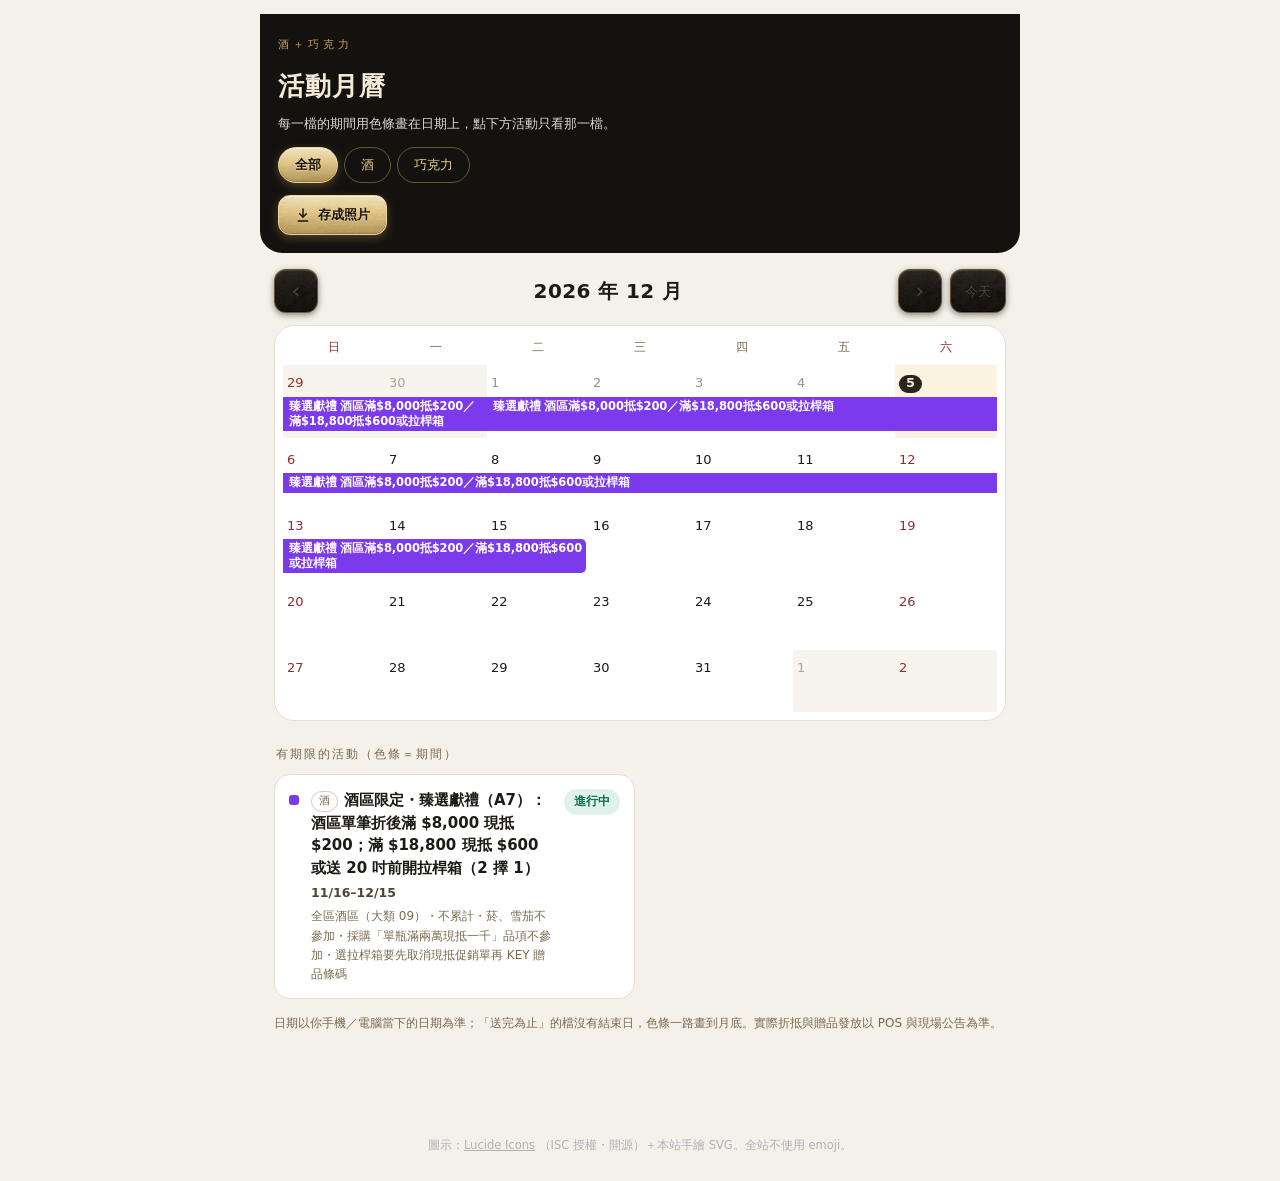
<file: calendar.html>
<!doctype html>
<html lang="zh-Hant" data-theme="light" class="t23 noir">
<head><meta name="theme-color" content="#261F19"><link id="r38font" rel="preconnect" href="https://fonts.googleapis.com"><link rel="preconnect" href="https://fonts.gstatic.com" crossorigin><link rel="stylesheet" href="https://fonts.googleapis.com/css2?family=Noto+Serif+TC:wght@600;700&display=swap" media="print" onload="this.media='all'">
<meta charset="utf-8">
<meta name="viewport" content="width=device-width,initial-scale=1">
<title>活動月曆（酒＋巧克力）</title>
<meta name="apple-mobile-web-app-capable" content="yes">
<meta name="apple-mobile-web-app-title" content="韋・活動月曆">
<style>
:root{
  --bg:#FFFFFF; --surface:#FFFFFF; --surface-2:#F4F4F5;
  --ink:#18181B; --ink-2:#52525B; --ink-3:#A1A1AA;
  --line:#E4E4E7; --line-strong:#D4D4D8;
  --accent:#7A4A1E; --on-accent:#FFFFFF;
  --add:#16A34A; --add-bg:#DCFCE7; --swap:#EA580C; --swap-bg:#FFF7ED; --drop:#DC2626; --drop-bg:#FEE2E2;
  --r-lg:14px; --r-md:11px;
  --sh-2:0 1px 2px rgba(0,0,0,.05),0 12px 30px -20px rgba(0,0,0,.35);
  color-scheme:light;
}
*{box-sizing:border-box}
html{-webkit-text-size-adjust:100%}
body{margin:0;background:var(--bg);color:var(--ink);
  font-family:"Noto Sans TC",-apple-system,"PingFang TC","Microsoft JhengHei",sans-serif;
  font-size:15px;line-height:1.6;-webkit-font-smoothing:antialiased}
.wrap{max-width:860px;margin:0 auto;padding:4px 16px 60px}
@media(min-width:720px){.wrap{padding:8px 24px 72px}}
</style>
<script>if(/^#r124/.test(location.hash))location.replace('owner.html');</script>
<script defer src="https://xsos32-design.github.io/dutyliquorwiki/nav.js"></script>
<style id="r156cal">.cal-lab.mini{word-break:keep-all;overflow-wrap:normal;overflow:hidden;text-overflow:ellipsis;max-height:2.6em}</style><style id="r32">/* r32 質感層：AI 生成材質（皮革底紋、絲絨、拉絲香檳金）套用到全站按鈕與區塊 */
html.noir{--r32g:url(img/brand/tex_gold.webp);--r32v:url(img/brand/tex_velvet.webp);--r32l:url(img/brand/tex_leather.webp)}
html.noir body{background-color:#0B0A09;background-image:linear-gradient(rgba(11,10,9,.62),rgba(11,10,9,.62)),var(--r32l);background-size:auto,256px 256px;background-attachment:scroll}

/* ── 次要按鈕：絲絨底＋金色細框＋上緣高光 ── */
html.noir:not(#_a):not(#_b) :is(.cmpb,.cmpc,.shb:not(.on),.r21more,a.go,.r24nx,#mb,#fsz,.btnB,#more,.more:not(details),details.more>summary,a.back,.cal-btn,button.fold,#fold-disc,#totop,.galbtn,#pnwrap button,#ftop,#fback,.tbtab:not(.on),a.pickgo,.pfw,.xwa:not(.on),.chip:not([aria-pressed=true]),.seg button:not([aria-pressed=true]),nav.views button:not([aria-selected=true]),#xwsoloall,#xwsb){
 background-color:#1A1712!important;
 background-image:linear-gradient(180deg,rgba(255,236,196,.08),rgba(255,236,196,0) 46%,rgba(0,0,0,.22)),linear-gradient(rgba(24,21,16,.5),rgba(24,21,16,.5)),var(--r32v)!important;
 background-size:auto,auto,256px 256px!important;
 border:1px solid rgba(201,164,92,.42)!important;
 box-shadow:inset 0 1px 0 rgba(255,232,180,.13),inset 0 -1px 0 rgba(0,0,0,.35),0 2px 6px rgba(0,0,0,.45)!important;
 transition:border-color .18s,box-shadow .18s,transform .08s,filter .18s!important}
html.noir:not(#_a):not(#_b) :is(.cmpb,.cmpc,.shb:not(.on),.r21more,a.go,.r24nx,#mb,#fsz,.btnB,#more,.more:not(details),details.more>summary,a.back,.cal-btn,button.fold,#fold-disc,#totop,.galbtn,#pnwrap button,#ftop,#fback,.tbtab:not(.on),a.pickgo,.pfw,.xwa:not(.on),.chip:not([aria-pressed=true]),.seg button:not([aria-pressed=true]),nav.views button:not([aria-selected=true]),#xwsoloall,#xwsb):hover{
 border-color:rgba(232,205,138,.85)!important;
 box-shadow:inset 0 1px 0 rgba(255,232,180,.2),0 0 0 1px rgba(232,205,138,.18),0 4px 14px rgba(201,164,92,.22)!important}
html.noir:not(#_a):not(#_b) :is(.cmpb,.cmpc,.shb,.r21more,a.go,.r24nx,#mb,#fsz,.btnB,.btnA,#more,.more:not(details),a.back,.cal-btn,button.fold,#totop,.galbtn,#pnwrap button,#ftop,#fback,.tbtab,a.pickgo,.pfw,.xwa,.chip,.seg button,nav.views button,#xwsb,#xwsoloall,.cal-dl):active{
 transform:translateY(1px)!important;filter:brightness(.94)!important;
 box-shadow:inset 0 2px 6px rgba(0,0,0,.5)!important}

/* ── 主要／選中按鈕：拉絲香檳金 ── */
html.noir:not(#_a):not(#_b) :is(.btnA,#pdone,.chip[aria-pressed=true],.tbtab.on,.xwa.on,.cal-dl,#cal-dl,.seg button[aria-pressed=true],nav.views button[aria-selected=true],button.on){
 background-color:#C9A45C!important;
 background-image:linear-gradient(180deg,rgba(255,255,255,.38),rgba(255,255,255,.06) 42%,rgba(0,0,0,.16)),var(--r32g)!important;
 background-size:auto,cover!important;background-position:center!important;
 color:#1A140B!important;border:1px solid #EBD39A!important;
 text-shadow:0 1px 0 rgba(255,244,214,.45)!important;font-weight:700!important;
 box-shadow:inset 0 1px 0 rgba(255,255,255,.55),inset 0 -1px 0 rgba(120,88,30,.45),0 3px 10px rgba(201,164,92,.32)!important}
html.noir:not(#_a):not(#_b) :is(.btnA,#pdone,.chip[aria-pressed=true],.tbtab.on,.xwa.on,.cal-dl,#cal-dl,.seg button[aria-pressed=true],nav.views button[aria-selected=true],button.on):hover{filter:brightness(1.06) saturate(1.05)!important}
html.noir:not(#_a):not(#_b) :is(.btnA,#pdone,.chip[aria-pressed=true],.tbtab.on,.xwa.on,.cal-dl,#cal-dl,.seg button[aria-pressed=true],nav.views button[aria-selected=true],button.on) *{color:inherit!important}
html.noir:not(#_a):not(#_b) .xwa.on small{color:rgba(26,20,11,.72)!important}
html.noir:not(#_a):not(#_b) .xwa.on svg{stroke:#1A140B!important}

/* ── 大型入口方塊：絲絨＋金色頂線，滑過浮起 ── */
html.noir :is(.cat.big,.ctile,a.brands,button.brands,.srch){
 background-image:linear-gradient(180deg,rgba(255,236,196,.06),rgba(0,0,0,.18)),var(--r32v)!important;
 background-size:auto,256px 256px!important;
 box-shadow:inset 0 1px 0 rgba(232,205,138,.22),0 6px 18px -10px rgba(0,0,0,.8)!important;
 transition:transform .18s,box-shadow .18s,border-color .18s!important}
html.noir :is(.cat.big,.ctile,a.brands,button.brands):hover{transform:translateY(-2px);border-color:rgba(232,205,138,.6)!important;box-shadow:inset 0 1px 0 rgba(232,205,138,.32),0 10px 24px -10px rgba(201,164,92,.35)!important}
html.noir :is(a.promo,button.promo){
 background-image:linear-gradient(180deg,rgba(255,200,210,.07),rgba(0,0,0,.2)),var(--r32v)!important;background-blend-mode:normal,overlay!important;
 box-shadow:inset 0 1px 0 rgba(255,190,200,.2),0 6px 18px -10px rgba(0,0,0,.8)!important}

/* ── 商品卡：極淡絲絨紋理＋金色角飾 ── */

/* ── 上方工具列與下方導覽列：皮革底＋金色細線 ── */
html.noir:not(#_a):not(#_b) #xwbar{background-color:rgba(14,12,10,.94)!important;background-image:linear-gradient(180deg,rgba(255,236,196,.04),rgba(0,0,0,.2)),var(--r32l)!important;background-size:auto,256px 256px!important;border-bottom:1px solid rgba(201,164,92,.35)!important;box-shadow:0 6px 18px -8px rgba(0,0,0,.8)!important}
html.noir :is(#pnwrap,.bnav,#bnav,.r20bnav,.xwbot){backdrop-filter:blur(6px)}

/* ── 話術框分頁、FAB 區塊 ── */
html.noir .talkbox{background-image:linear-gradient(180deg,rgba(255,236,196,.03),rgba(0,0,0,.12)),var(--r32v)!important;background-size:auto,256px 256px!important}
html.noir .fabrow .t{color:#E8CD8A!important;letter-spacing:2px}

@media (prefers-reduced-motion:reduce){html.noir *{transition:none!important}}

/* r34 Gemini 美術：無圖佔位插畫、金色裝飾分隔 */
html.noir .ban::before{content:"";display:block;width:min(300px,78%);height:38px;margin:0 auto 12px;background:url(img/brand/orn.webp) center/contain no-repeat;opacity:.92}
html.noir:not(#_a):not(#_b) :is(#r16home,#r20home) :is(.r24hd,.row>h2){background:url(img/brand/orn.webp) center top/min(240px,62%) auto no-repeat!important;padding-top:36px!important;margin-top:18px}

/* r35 電腦版頂部標題列、活動頁頁首金飾、商品照深色聚光 */
@media (min-width:901px){html.noir:not(#_a):not(#_b) #menu{padding-left:290px!important}html.noir:not(#_a):not(#_b) #menu>#mb{display:none!important}html.noir:not(#_a):not(#_b) #menu>b{flex:1 1 auto!important;display:flex!important;align-items:center!important;justify-content:center!important;gap:18px!important;font-family:'Noto Serif TC',serif!important;font-size:18px!important;letter-spacing:6px!important;color:#E8CD8A!important;text-shadow:0 1px 10px rgba(201,164,92,.25)!important}html.noir:not(#_a):not(#_b) #menu>b::before,html.noir:not(#_a):not(#_b) #menu>b::after{content:"";flex:0 0 auto;width:150px;height:30px;background:url(img/brand/orn_l.webp) right center/contain no-repeat;opacity:.9}html.noir:not(#_a):not(#_b) #menu>b::after{background-image:url(img/brand/orn_r.webp);background-position:left center}}
html.noir:not(#_a):not(#_b) nav#views{position:relative}
html.noir:not(#_a):not(#_b) nav#views::before{content:"";position:absolute;left:50%;top:-15px;width:min(230px,58vw);height:28px;transform:translateX(-50%);background:url(img/brand/orn.webp) center/contain no-repeat;pointer-events:none;z-index:2}

/* r37 效能：畫面外的商品卡先不排版，捲到附近才排（大幅減少找字、捲動的卡頓） */

/* r38 排版：標題斷行平均、警語一行放得下 */
html.noir :is(h1,h2,h3,.zh,.tile-h h3,.cal-head h2,.r24hd h2){text-wrap:balance}
html.noir :is(p,li,.ld,.d){text-wrap:pretty}
@media (max-width:600px){html.noir .ban{letter-spacing:3px!important;font-size:14px!important;text-wrap:balance}}
html.noir:not(#_a):not(#_b) li.galrow .line>.r15th.none{grid-area:th!important;border-radius:10px;background:#1A1712 url(https://xsos32-design.github.io/dutyliquorwiki/img/brand/ph_liq.webp) center/62% auto no-repeat!important;border:1px solid rgba(201,164,92,.32)!important}
html.noir:not(#_a):not(#_b) li.galrow .line>.r15th.none+span{grid-area:nm!important}
</style><style id="r107promo">html:not(#_a):not(#_b):not(#_c) body{background-color:#261F19!important;background-image:linear-gradient(#F4F1EA,#F4F1EA)!important}@media (prefers-color-scheme:dark){html:not(#_a):not(#_b):not(#_c) body{background-image:linear-gradient(#14120F,#14120F)!important}}</style><style id="r98tb">html:not(#_a):not(#_b):not(#_c) #xwbar button,html:not(#_a):not(#_b):not(#_c) #xwbar a,html:not(#_a):not(#_b):not(#_c) #xwbar .xwsite{box-shadow:inset 0 1px 0 rgba(255,232,180,.14)!important;filter:none!important}html:not(#_a):not(#_b):not(#_c) #xwbar button:active,html:not(#_a):not(#_b):not(#_c) #xwbar a:active{box-shadow:inset 0 2px 5px rgba(0,0,0,.45)!important}html:not(#_a):not(#_b):not(#_c) #xwbar{-webkit-backdrop-filter:none!important;backdrop-filter:none!important;background-color:#261F19!important}</style></head>
<body>
<div class="wrap">

<section id="view-cal">
  <div class="cal-head"><div><h2><span>活動月曆（酒＋巧克力）</span></h2>
  <p>酒和巧克力的活動合在同一份。選月份，每一檔的期間用色條畫在日期上；點活動名稱可以只看那一檔。</p></div><div class="cal-cat" role="group" aria-label="類別"><button type="button" class="on" data-cat="all">全部</button><button type="button" data-cat="wine">酒</button><button type="button" data-cat="choc">巧克力</button></div><button type="button" class="cal-dl" id="cal-dl"><svg viewBox="0 0 24 24" width="16" height="16" fill="none" stroke="currentColor" stroke-width="2.2" stroke-linecap="round" stroke-linejoin="round" aria-hidden="true"><path d="M12 3v12"/><path d="m7 10 5 5 5-5"/><path d="M5 21h14"/></svg>存成照片</button></div>
  <div class="cal-nav">
    <button type="button" class="cal-btn" data-m="-1" aria-label="上個月">‹</button>
    <b id="cal-title">—</b>
    <button type="button" class="cal-btn" data-m="1" aria-label="下個月">›</button>
    <button type="button" class="cal-btn cal-today" data-m="0">今天</button>
  </div>
  <div class="cal-grid" id="cal-grid" role="grid"></div>
  
  <ol class="cal-legend" id="cal-legend"></ol>
  <p class="cal-foot">日期以你手機／電腦當下的日期為準；「送完為止」的檔沒有結束日，色條一路畫到月底。實際折抵與贈品發放以 POS 與現場公告為準。</p>
</section>









































</div>

<style id="cal-css">
:root{--cal-blue:#615645;--cal-blue-bg:#DDE9F5;--cal-purple:#857961;--cal-brown:#8A5A2B;--cal-pink:#B0457E;--cal-teal:#5B4F3D}
@media (prefers-color-scheme:dark){:root:not([data-theme="light"]){--cal-blue:#7FB3E6;--cal-blue-bg:#2A2620;--cal-purple:#B9A2E6;--cal-brown:#D9A66E;--cal-pink:#E98BBE;--cal-teal:#5CC6CC}}
:root[data-theme="dark"]{--cal-blue:#7FB3E6;--cal-blue-bg:#2A2620;--cal-purple:#B9A2E6;--cal-brown:#D9A66E;--cal-pink:#E98BBE;--cal-teal:#5CC6CC}
#view-cal{padding-bottom:20px}
.cal-head{margin:18px 0 0;padding:15px 16px;background:var(--surface);border:1px solid var(--line);
  border-radius:var(--r-lg,14px);box-shadow:var(--sh-2);position:relative;overflow:hidden}
.cal-head::before{content:"";position:absolute;left:0;top:0;bottom:0;width:4px;background:var(--accent)}
.cal-head h2{font-family:"Noto Serif TC",serif;font-size:17px;margin:0;display:flex;align-items:center;gap:8px}
.cal-head h2 .ic{width:1.05em;height:1.05em;color:var(--accent)}
.cal-head p{margin:4px 0 0;font-size:12.5px;line-height:1.7;color:var(--ink-2);max-width:52ch}
.cal-nav{display:flex;align-items:center;gap:8px;margin:16px 0 10px}
.cal-nav b{flex:1;text-align:center;font-family:"Noto Serif TC",serif;font-size:18px;letter-spacing:.02em}
.cal-btn{appearance:none;cursor:pointer;border:1px solid var(--line-strong);background:var(--surface);
  color:var(--ink);border-radius:999px;width:38px;height:36px;font-size:20px;line-height:1;
  display:inline-flex;align-items:center;justify-content:center}
.cal-btn.cal-today{width:auto;padding:0 12px;font-size:12.5px;font-family:inherit}
.cal-btn:active{transform:scale(.95)}
.cal-grid{display:grid;grid-template-columns:repeat(7,minmax(0,1fr));gap:0;
  background:var(--surface);border:1px solid var(--line);border-radius:var(--r-md,11px);overflow:hidden}
.cal-dow{padding:7px 0 6px;text-align:center;font-size:11px;letter-spacing:.06em;color:var(--ink-3);
  border-bottom:1px solid var(--line);background:var(--surface-2)}
.cal-dow.we{color:var(--drop)}
.cal-d{position:relative;min-height:64px;border-right:1px solid var(--line);border-bottom:1px solid var(--line);
  padding:4px 0 5px}
.cal-d:nth-child(7n){border-right:0}
.cal-d.out{background:#FAFAFA;opacity:.4}
.cal-d.past .n{color:var(--ink-3)}
.cal-d .n{display:inline-flex;align-items:center;justify-content:center;min-width:22px;height:22px;
  margin:0 0 3px 4px;font-family:"IBM Plex Mono",monospace;font-size:12.5px;border-radius:999px;color:var(--ink)}
.cal-d.we .n{color:var(--drop)}
.cal-d.today .n{background:var(--ink);color:var(--bg);font-weight:600}
.cal-lane{height:17px;margin:0 0 3px;opacity:0;position:relative}
.cal-lab{position:absolute;left:4px;top:0;min-height:17px;padding:2px 0;box-sizing:border-box;line-height:1.25;font-size:10.5px;font-weight:700;color:#fff;white-space:normal;overflow-wrap:anywhere;z-index:2;pointer-events:none;letter-spacing:-.01em}
.c-yellow .cal-lab,.c-gray .cal-lab{color:#18181B}
.cal-d{overflow:visible}
.cal-lane.on{opacity:1}
.cal-lane.s{border-radius:4px 0 0 4px;margin-left:3px}
.cal-lane.e{border-radius:0 4px 4px 0;margin-right:3px}
.cal-lane.s.e{border-radius:4px}
:root{--cv-blue2:#1D4ED8;--cv-red:#DC2626;--cv-green:#16A34A;--cv-yellow:#EAB308;--cv-black:#18181B;--cv-drop:#DC2626;--cv-swap:#F97316;--cv-brown:#CA8A04;--cv-add:#16A34A;--cv-teal:#685943;--cv-blue:#2563EB;--cv-purple:#7C3AED;--cv-pink:#DB2777}
.c-red{background:var(--cv-red)} .c-green{background:var(--cv-green)} .c-yellow{background:var(--cv-yellow)} .c-black{background:var(--cv-black)} .c-drop{background:var(--cv-drop)} .c-add{background:var(--cv-add)} .c-swap{background:var(--cv-swap)}
.c-accent{background:var(--cv-brown)} .c-gray{background:#CAC9C6} .c-blue{background:var(--cv-blue2)} .c-purple{background:var(--cv-purple)} .c-brown{background:var(--cv-brown)} .c-pink{background:var(--cv-pink)} .c-teal{background:var(--cv-teal)}
.cal-head{display:flex;flex-wrap:wrap;gap:10px 16px;align-items:flex-start;justify-content:space-between}
.cal-dl{appearance:none;cursor:pointer;display:inline-flex;align-items:center;gap:7px;border:1px solid var(--accent);
  background:var(--accent);color:var(--on-accent);font-family:inherit;font-size:13px;font-weight:600;padding:7px 14px;border-radius:999px}
.cal-dl .ic{width:15px;height:15px}
.cal-dl:disabled{opacity:.6}
#cal-pv{position:fixed;inset:0;z-index:2147483600;background:rgba(10,6,3,.72);display:none;align-items:flex-start;justify-content:center;
  overflow-y:auto;padding:max(16px,env(safe-area-inset-top)) 12px 24px}
#cal-pv.on{display:flex}
#cal-pv .pv-box{width:min(560px,100%);background:var(--surface);border-radius:16px;padding:12px;box-shadow:0 20px 60px rgba(0,0,0,.4)}
#cal-pv .pv-bar{display:flex;align-items:center;justify-content:space-between;padding:2px 4px 10px}
#cal-pv .pv-bar b{font-size:15px}
#cal-pv .pv-x{appearance:none;border:0;background:var(--surface-2);color:var(--ink);width:34px;height:34px;border-radius:50%;font-size:15px;cursor:pointer}
#cal-pv img{display:block;width:100%;height:auto;border-radius:10px;border:1px solid var(--line);-webkit-touch-callout:default}
#cal-pv .pv-hint{margin:10px 4px 0;font-size:12.5px;color:var(--ink-2);line-height:1.6}
#cal-pv .pv-act{display:flex;gap:8px;margin-top:10px}
#cal-pv .pv-act>*{flex:1;text-align:center;appearance:none;cursor:pointer;font-family:inherit;font-size:14px;font-weight:600;
  padding:11px 10px;border-radius:12px;text-decoration:none;border:1px solid var(--accent)}
#cal-pv .pv-share{background:var(--accent);color:var(--on-accent)}
#cal-pv .pv-dl{background:var(--surface);color:var(--accent)}
.cal-cat{display:inline-flex;gap:4px;padding:3px;background:var(--surface-2);border:1px solid var(--line);border-radius:999px}
.cal-cat button{appearance:none;border:0;background:transparent;color:var(--ink-2);font-family:inherit;font-size:12.5px;
  padding:5px 12px;border-radius:999px;cursor:pointer;font-weight:500}
.cal-cat button.on{background:var(--accent);color:var(--on-accent)}
.cal-legend .ct{display:inline-block;font-size:10.5px;padding:1px 7px;border-radius:999px;border:1px solid var(--line-strong);
  color:var(--ink-3);margin-right:6px;vertical-align:1px;font-weight:500}
body.cal-solo .cal-lane.on:not(.pick){opacity:.15}
.cal-lane.tbd{background-image:repeating-linear-gradient(135deg,rgba(255,255,255,.55) 0 4px,transparent 4px 8px)}
.cal-legend .st.tbd{color:var(--drop);background:var(--drop-bg);border-color:var(--drop)}
.cal-legend .rg .tbd{font-family:"Noto Sans TC",sans-serif;font-size:12px;color:var(--drop);font-weight:500}
.cal-note{margin:14px 0 0;padding:12px 14px;border:1px solid var(--swap);border-radius:var(--r-md,11px);
  background:var(--swap-bg);font-size:13px;line-height:1.7}
.cal-note b{display:block;color:var(--swap);font-size:13.5px}
.cal-note ol{margin:4px 0 0;padding-left:20px}
.cal-note u{text-decoration:none;font-weight:700;color:var(--ink)}
.cal-legend{list-style:none;margin:14px 0 0;padding:0;display:grid;gap:7px}
.cal-legend li{display:grid;grid-template-columns:14px 1fr auto;gap:10px;align-items:start;
  padding:10px 12px;background:var(--surface);border:1px solid var(--line);border-radius:var(--r-md,11px);
  cursor:pointer;user-select:none;transition:opacity .15s,border-color .15s}
.cal-legend li.pick{border-color:var(--ink);box-shadow:inset 0 0 0 1px var(--ink)}
body.cal-solo .cal-legend li:not(.pick){opacity:.5}
.cal-legend .sw{width:14px;height:14px;border-radius:4px;margin-top:3px}
.cal-legend .sw.open{background:#fff;border:2px solid #52525B;border-radius:50%;width:12px;height:12px}
.cal-legend li.cal-gh{display:block;grid-column:1/-1;cursor:default;border:0;background:none;padding:10px 2px 0;font-size:11.5px;letter-spacing:.12em;color:var(--ink-3);box-shadow:none}
.cal-legend li.open .rg u{--mk:#A1A1AA}
.cal-legend li.m-gray{--mk:#A1A1AA}
.cal-start{display:block;margin:3px 2px 0;padding:1px 1px;border:1.5px solid #3F3F46;border-left-width:4px;border-radius:4px;background:#fff;
  font-size:9.5px;line-height:1.3;font-weight:700;color:#18181B;text-align:center;letter-spacing:-.03em;overflow-wrap:anywhere}
.cal-start .nw,.cal-lab .nw{white-space:nowrap}
.cal-lane.on:not(.e){margin-right:-1px}
@media(min-width:720px){.cal-start::before{content:"▶";font-size:8px;margin-right:3px;vertical-align:1px}.cal-start{letter-spacing:0;padding:1px 4px}}
body.cal-solo .cal-start:not(.pick){opacity:.2}
@media(min-width:720px){.cal-start{font-size:11.5px;margin:4px 4px 0}}
.cal-legend b{display:block;font-size:14px;line-height:1.45}
.cal-legend .rg{display:block;margin-top:2px;font-family:"IBM Plex Mono",monospace;font-size:12px;color:var(--ink-2)}
.cal-legend .rg u{text-decoration:none;white-space:nowrap;padding:0 .1em;border-radius:2px;font-weight:500;color:var(--ink);
  background-image:linear-gradient(transparent 52%,rgba(196,140,46,.34) 52%,rgba(196,140,46,.34) 96%,transparent 96%);
  background-image:linear-gradient(transparent 52%,color-mix(in srgb,var(--mk) 32%,transparent) 52%,color-mix(in srgb,var(--mk) 32%,transparent) 96%,transparent 96%)}
.cal-legend li{--mk:#C48C2E}
.cal-legend li.m-drop{--mk:var(--cv-drop)} .cal-legend li.m-add{--mk:var(--cv-add)} .cal-legend li.m-swap{--mk:var(--cv-swap)}
.cal-legend li.m-blue{--mk:var(--cv-blue2)} .cal-legend li.m-red{--mk:var(--cv-red)} .cal-legend li.m-green{--mk:var(--cv-green)} .cal-legend li.m-yellow{--mk:var(--cv-yellow)} .cal-legend li.m-black{--mk:var(--cv-black)} .cal-legend li.m-purple{--mk:var(--cv-purple)} .cal-legend li.m-brown{--mk:var(--cv-brown)} .cal-legend li.m-pink{--mk:var(--cv-pink)} .cal-legend li.m-teal{--mk:var(--cv-teal)}
.cal-legend .sb{display:block;margin-top:1px;font-size:11.5px;color:var(--ink-3)}
.cal-legend .st{font-size:11px;padding:2px 9px;border-radius:999px;border:1px solid transparent;white-space:nowrap;font-weight:500}
.cal-legend .st.on{color:var(--add);background:var(--add-bg);border-color:var(--add)}
.cal-legend .st.gap{color:var(--swap);background:var(--swap-bg);border-color:var(--swap)}
.cal-legend .st.soon{color:var(--ink-2);background:var(--surface-2);border-color:var(--line-strong)}
.cal-legend .st.over{color:var(--ink-3);background:var(--surface-2);border-color:var(--line);text-decoration:line-through}
.cal-legend li.over{opacity:.55}
.cal-empty{padding:14px;text-align:center;color:var(--ink-3);font-size:13px;border:1px dashed var(--line-strong);border-radius:var(--r-md,11px)}
.cal-foot{margin:14px 0 0;font-size:11.5px;line-height:1.75;color:var(--ink-3)}
@media(min-width:720px){.cal-d{min-height:82px}.cal-lane{height:20px}.cal-lab{min-height:20px;font-size:12px;left:6px;padding:3px 0}.cal-legend{grid-template-columns:1fr 1fr}}
@media print{#view-cal{display:none!important}}
</style>

<script id="cal-js">
(function(){
  var CAL=[{"k": "a7", "cat": "wine", "short": "臻選獻禮 酒區滿$8,000抵$200／滿$18,800抵$600或拉桿箱", "mini": "臻選獻禮 A7", "n": "酒區限定・臻選獻禮（A7）：酒區單筆折後滿 $8,000 現抵 $200；滿 $18,800 現抵 $600 或送 20 吋前開拉桿箱（2 擇 1）", "s": "全區酒區（大類 09）・不累計・菸、雪茄不參加・採購「單瓶滿兩萬現抵一千」品項不參加・選拉桿箱要先取消現抵促銷單再 KEY 贈品條碼", "c": "purple", "r": [["2026-11-16", "2026-12-15"]]}, {"k": "b5_gwp", "cat": "wine", "short": "兆豐店 酒折後滿$18,800 送拉桿箱", "mini": "兆豐店 拉桿箱", "n": "T2 兆豐正式店開幕（B5）：酒區單筆折後滿 $18,800 送 20 吋前開拉桿箱", "s": "只有 T2 入境店兆豐正式店・限量・活動代碼 B5（遇其他代碼以 B5 為主）・不能和 $200 券一起拿", "c": "blue", "r": [["2026-11-01", "2026-11-15"]]}, {"k": "b5_vch", "cat": "wine", "short": "兆豐店 $200 券 酒滿$2,000 折$200", "mini": "兆豐店 抵用券", "n": "T2 兆豐正式店開幕（B5）：預售提貨區派發酒類抵用券，折後滿 $2,000 折 $200", "s": "只有 T2 入境店兆豐正式店・券限派發當天用・每筆 1 張・不能和 RICHCLUB 電子票券併用・不能和拉桿箱滿額贈一起拿", "c": "brown", "r": [["2026-11-01", "2026-11-15"]]}, {"k": "member", "cat": "both", "short": "會員 來店送招牌燈", "n": "凡會員送來店禮：招牌燈（磁吸潮台小燈箱）", "s": "不限金額・限量送完為止・10 月底已送完，11 月不再送", "c": "purple", "r": [["2026-09-22", "2026-10-31"]]}, {"k": "noodle_w", "cat": "wine", "short": "酒類 單筆2瓶 送泡麵2杯", "n": "泡麵 A3（酒類）：單筆買 2 瓶 → 送泡麵 2 杯", "s": "口味：麻油、牛肉（現場說法；公文寫口味隨機）・每人限一次・要 key A3・10 月底已送完，11 月不再送", "c": "brown", "r": [["2026-09-24", "2026-10-31"]]}, {"k": "noodle_c", "cat": "choc", "short": "巧克力 折後滿$1,500 送泡麵2杯", "n": "泡麵 A3（巧克力／食品）：折扣後滿 $1,500 → 送泡麵 2 杯", "s": "樂高不算進去・每人限一次・口味隨機・10 月底已送完，11 月不再送", "c": "teal", "r": [["2026-09-24", "2026-10-31"]]}, {"k": "d150", "cat": "choc", "short": "巧克力 滿$2,000 折$150", "n": "國產食品＆巧克力：滿 $2,000 折 $150", "s": "整段都有・樂高不算進去", "c": "green", "r": [["2026-09-22", "2026-10-31"]]}, {"k": "d100", "cat": "choc", "short": "巧克力 折後滿$1,800 折$100", "n": "國產食品＆巧克力：折扣後滿 $1,800 折 $100", "s": "11 月整段都有・樂高不算進去", "c": "green", "r": [["2026-11-01", "2026-11-30"]]}, {"k": "bag", "cat": "choc", "short": "巧克力 折後滿$4,000 送透明旅行袋", "n": "巧克力／食品：折扣後滿 $4,000 → 送透明旅行袋", "s": "只有三段，中間沒有・限量 1,900 個・樂高不算進去", "c": "red", "r": [["2026-09-24", "2026-09-28"], ["2026-10-02", "2026-10-11"], ["2026-10-23", "2026-10-26"]]}, {"k": "tote", "cat": "both", "short": "入境店 單筆4件(含1件酒) 送購物袋", "n": "桃園機場入境店限定：巧克力／酒／國產食品／樂高 單筆 4 件（需含 1 件酒）→ 送漢字翻轉藝術購物袋", "s": "每筆限 1 份・送完為止・不累贈・菸／雪茄／黃金／藥類／外招櫃不參加", "c": "blue", "r": [["2026-10-02", "2026-10-11"], ["2026-10-23", "2026-10-26"]]}, {"k": "tier", "cat": "both", "short": "10月促銷表 折扣級距（酒＋巧克力）", "n": "10 月促銷表折扣級距（酒類活動辦法＋巧克力促銷表）", "s": "整月（底色參考，灰色）・酒：單件滿 $20,000 折 $1,000 延續・巧克力：2026/10 促銷表（2 件 7 折／85 折、3 件 65／75／8 折）", "c": "gray", "r": [["2026-10-01", "2026-10-31"]]}];
  var grid=document.getElementById('cal-grid'), leg=document.getElementById('cal-legend'),
      title=document.getElementById('cal-title'), sec=document.getElementById('view-cal');
  if(!grid||!sec) return;
  function D(s){ var p=s.split('-'); return new Date(+p[0],+p[1]-1,+p[2]); }
  function ymd(d){ return d.getFullYear()+'-'+String(d.getMonth()+1).padStart(2,'0')+'-'+String(d.getDate()).padStart(2,'0'); }
  function md(s){ return s.slice(5).replace('-','/'); }
  function today(){ var t=new Date(); return new Date(t.getFullYear(),t.getMonth(),t.getDate()); }
  var cur=today(); cur=new Date(cur.getFullYear(),cur.getMonth(),1);
  var pick=null, cat='all';
  var CATN={"choc": "巧克力", "wine": "酒", "both": "酒＋巧克力"};
  function inRange(c,d){ for(var i=0;i<c.r.length;i++){ var a=D(c.r[i][0]), b=c.r[i][1]?D(c.r[i][1]):null;
      if(d>=a && (!b||d<=b)) return c.r[i]; } return null; }
  function status(c,t){
    var on=inRange(c,t); if(on) return ['on','進行中'];
    var first=D(c.r[0][0]); if(t<first) return ['soon','尚未開始'];
    var lastEnd=c.r[c.r.length-1][1];
    if(lastEnd && t>D(lastEnd)) return ['over','已結束'];
    return ['gap','空檔中・等下一段'];
  }
  function touches(c,y,m){
    var a=new Date(y,m,1), b=new Date(y,m+1,0);
    for(var i=0;i<c.r.length;i++){ var s=D(c.r[i][0]), e=c.r[i][1]?D(c.r[i][1]):null;
      if(s<=b && (!e||e>=a)) return true; } return false;
  }
  function isOpen(c){ return c.r.length===1 && !c.r[0][1]; }
  function nw(t){ return String(t).replace(/(\$[\d,]+|\d+[杯瓶個件])/g,'<span class="nw">$1</span>'); }
  function fitLanes(){
    var need={};
    Array.prototype.forEach.call(grid.querySelectorAll('.cal-lane'),function(l){ l.style.height=''; });
    Array.prototype.forEach.call(grid.querySelectorAll('.cal-lab'),function(b){
      var l=b.parentNode, key=l.getAttribute('data-row')+'|'+l.getAttribute('data-k');
      need[key]=Math.max(need[key]||0, b.offsetHeight);
    });
    Array.prototype.forEach.call(grid.querySelectorAll('.cal-lane'),function(l){
      var v=need[l.getAttribute('data-row')+'|'+l.getAttribute('data-k')]; if(v && v>l.offsetHeight) l.style.height=v+'px';
    });
  }
  var _rz; window.addEventListener('resize',function(){ clearTimeout(_rz); _rz=setTimeout(function(){ if(!sec.hidden) fitLanes(); },120); });
  function render(){
    var y=cur.getFullYear(), m=cur.getMonth(), t=today();
    title.textContent=y+' 年 '+(m+1)+' 月';
    var list=CAL.filter(function(c){return touches(c,y,m) && (cat==='all'||c.cat==='both'||c.cat===cat);});
    var lanes=list.filter(function(c){return !isOpen(c);}), opens=list.filter(isOpen);
    var h='';
    ['日','一','二','三','四','五','六'].forEach(function(d,i){ h+='<div class="cal-dow'+(i===0||i===6?' we':'')+'">'+d+'</div>'; });
    var first=new Date(y,m,1), start=new Date(y,m,1-first.getDay());
    var rowLanes=[];
    for(var i=0;i<42;i++){
      var d=new Date(start.getFullYear(),start.getMonth(),start.getDate()+i);
      if(i>=35 && d.getMonth()!==m) break;
      if(i%7===0){ rowLanes=lanes.filter(function(c){ for(var q=0;q<7;q++){ if(inRange(c,new Date(d.getFullYear(),d.getMonth(),d.getDate()+q))) return true; } return false; }); }
      var out=d.getMonth()!==m, cls='cal-d'+(out?' out':'')+(d.getTime()===t.getTime()?' today':'')+(d<t?' past':'')+(d.getDay()===0||d.getDay()===6?' we':'');
      h+='<div class="'+cls+'" data-d="'+ymd(d)+'"><span class="n">'+d.getDate()+'</span>';
      rowLanes.forEach(function(c){
        var r=inRange(c,d), k='cal-lane', lab='', rowNo=Math.floor(i/7);
        if(r){ k+=' on c-'+c.c+(c.tbd?' tbd':''); if(ymd(d)===r[0]&&!c.tbd) k+=' s'; if(r[1]&&ymd(d)===r[1]) k+=' e'; if(pick===c.k) k+=' pick';
          if((ymd(d)===r[0] || d.getDay()===0 || d.getDate()===1 || i===0)){/*r36cal*/
            var n=1; for(var q=1;q<7-d.getDay();q++){ var dd=new Date(d.getFullYear(),d.getMonth(),d.getDate()+q); if(dd.getMonth()===d.getMonth() && inRange(c,dd)===r) n++; else break; }
            lab='<span class="cal-lab'+(n===1?' mini':'')+'" style="width:calc('+n+'00% + '+(n-1)+'px - 12px)" title="'+String(c.short||c.n).replace(/"/g,'&quot;')+'">'+(n===1?nw(c.mini||String(c.short||c.n).split(' ')[0]):nw(c.short||c.n))+'</span>';/*r156mini*/
          } }
        h+='<div class="'+k+'" data-row="'+rowNo+'" data-k="'+c.k+'">'+lab+'</div>';
      });
      opens.forEach(function(c){ if(ymd(d)===c.r[0][0] && !out) h+='<span class="cal-start'+(pick===c.k?' pick':'')+'">'+nw(c.short)+'</span>'; });
      h+='</div>';
    }
    grid.innerHTML=h; fitLanes();
    if(!list.length){ leg.innerHTML='<li class="cal-empty" style="display:block">這個月沒有這一類的活動。</li>'; return; }
    var H='';
    if(lanes.length) H+='<li class="cal-gh">有期限的活動（色條＝期間）</li>'+lanes.map(function(c){
      var st=c.tbd?['tbd','日期待確認']:status(c,t);
      var rg=c.tbd?'<span class="tbd">日期待確認</span>'
        :c.r.map(function(x){ return '<u>'+md(x[0])+(x[1]?'–'+md(x[1]):' 起')+'</u>'; }).join('・');
      return '<li data-k="'+c.k+'" class="m-'+c.c+' '+(pick===c.k?'pick ':'')+(st[0]==='over'?'over':'')+'">'
        +'<span class="sw c-'+c.c+'"></span><span><b><span class="ct">'+CATN[c.cat]+'</span>'+c.n+'</b><span class="rg">'+rg+'</span>'
        +(c.s?'<span class="sb">'+c.s+'</span>':'')+'</span><span class="st '+st[0]+'">'+st[1]+'</span></li>';
    }).join('');
    if(opens.length) H+='<li class="cal-gh">送完為止（只標開始日）</li>'+opens.map(function(c){
      var started=t>=D(c.r[0][0]);
      return '<li data-k="'+c.k+'" class="open '+(pick===c.k?'pick':'')+'">'
        +'<span class="sw open"></span><span><b><span class="ct">'+CATN[c.cat]+'</span>'+c.n+'</b>'
        +'<span class="rg"><u>'+md(c.r[0][0])+' 開始</u>・送完為止</span>'
        +(c.s?'<span class="sb">'+c.s+'</span>':'')+'</span><span class="st '+(started?'on':'soon')+'">'+(started?'進行中':'尚未開始')+'</span></li>';
    }).join('');
    leg.innerHTML=H;
  }
  sec.addEventListener('click',function(e){
    var cb=e.target.closest('.cal-cat button');
    if(cb){ cat=cb.getAttribute('data-cat'); pick=null; document.body.classList.remove('cal-solo');
      Array.prototype.forEach.call(sec.querySelectorAll('.cal-cat button'),function(x){x.classList.toggle('on',x===cb);}); render(); return; }
    var b=e.target.closest('.cal-btn');
    if(b){ var n=+b.getAttribute('data-m');
      if(n===0){ var t=today(); cur=new Date(t.getFullYear(),t.getMonth(),1); }
      else cur=new Date(cur.getFullYear(),cur.getMonth()+n,1);
      render(); return; }
    var li=e.target.closest('.cal-legend li[data-k]');
    if(li){ var k=li.getAttribute('data-k'); pick=(pick===k)?null:k;
      document.body.classList.toggle('cal-solo',!!pick); render(); }
  });
  var v=document.getElementById('views');
  if(v) v.addEventListener('click',function(e){
    var b=e.target.closest('button[data-v]'); if(!b) return;
    sec.hidden = b.getAttribute('data-v')!=='cal';
    if(!sec.hidden) render();
  });
  document.addEventListener('visibilitychange',function(){ if(!document.hidden && !sec.hidden) render(); });
  /* ===== 存成照片：直接在 canvas 上畫一張月曆海報 ===== */
  var PAL={red:'#DC2626',green:'#16A34A',yellow:'#EAB308',black:'#18181B',drop:'#DC2626',add:'#16A34A',swap:'#F97316',blue:'#1D4ED8',purple:'#7C3AED',brown:'#CA8A04',pink:'#DB2777',teal:'#685943',accent:'#CA8A04',gray:'#CAC9C6',open:'#52525B'};
  var INK='#18181B',INK2='#52525B',INK3='#A1A1AA',LINE='#E4E4E7',BG='#FFFFFF',SURF='#FFFFFF',SURF2='#F4F4F5';
  var FS='"Noto Sans TC","PingFang TC","Microsoft JhengHei",sans-serif', FSER='"Noto Serif TC","Songti TC",serif', FMONO='"IBM Plex Mono",ui-monospace,monospace';
  function rr(x,c,y,w,h,r){ x.beginPath(); x.moveTo(c+r,y); x.arcTo(c+w,y,c+w,y+h,r); x.arcTo(c+w,y+h,c,y+h,r); x.arcTo(c,y+h,c,y,r); x.arcTo(c,y,c+w,y,r); x.closePath(); }
  function wrap(x,t,maxW){ var out=[],line='', tk=String(t).match(/\$[\d,]+|\d+[杯瓶個件]|[\s\S]/g)||[]; for(var i=0;i<tk.length;i++){ var ch=tk[i], test=line+ch; if(x.measureText(test).width>maxW && line){ out.push(line); line=ch.trim()?ch:''; } else line=test; } if(line) out.push(line); return out; }
  function rgba(hex,a){ var n=parseInt(hex.slice(1),16); return 'rgba('+(n>>16&255)+','+(n>>8&255)+','+(n&255)+','+a+')'; }
  function drawPoster(){
    var y0=cur.getFullYear(), m0=cur.getMonth(), t=today();
    var all=CAL.filter(function(c){return touches(c,y0,m0) && (cat==='all'||c.cat==='both'||c.cat===cat);});
    var list=all.filter(function(c){return !isOpen(c);}), opens=all.filter(isOpen);
    var W=1080, P=48, S=2, cv=document.createElement('canvas'); cv.width=W*S; cv.height=4200*S;
    var x=cv.getContext('2d'); x.scale(S,S); x.textBaseline='alphabetic';
    x.fillStyle=BG; x.fillRect(0,0,W,4200);
    var y=P;
    // 標題
    x.fillStyle=INK3; x.font='500 20px '+FMONO; x.fillText('EVER RICH・TPE　酒＋巧克力活動', P, y+20);
    y+=34; x.fillStyle=INK; x.font='700 54px '+FSER; x.fillText(y0+' 年 '+(m0+1)+' 月 活動月曆', P, y+50);
    y+=70; x.fillStyle=INK2; x.font='400 22px '+FS;
    var catTxt={all:'全部活動',wine:'只看酒類',choc:'只看巧克力'}[cat];
    x.fillText(catTxt+'・製作日 '+ymd(t).replace(/-/g,'/')+'・色條＝活動期間', P, y+26);
    y+=52;
    // 月曆格
    var gw=W-P*2, cw=gw/7, laneH=24, laneG=5, numH=42;
    var first=new Date(y0,m0,1), start=new Date(y0,m0,1-first.getDay());
    var rows=0; for(var i=0;i<42;i++){ var dd=new Date(start.getFullYear(),start.getMonth(),start.getDate()+i); if(i%7===0){ if(i>=35 && dd.getMonth()!==m0) break; rows++; } }
    var RL=[], RH=[], RY=[], LH=[], LOFF=[];
    function segLen(cc,d,rg){ var n=1; for(var q=1;q<7-d.getDay();q++){ var dq=new Date(d.getFullYear(),d.getMonth(),d.getDate()+q); if(dq.getMonth()===m0 && inRange(cc,dq)===rg) n++; else break; } return n; }
    function labLines(cc,n){ x.font='700 16px '+FS; return wrap(x,cc.short||cc.n,n*cw-18); }
    function chipLines(cc){ x.font='700 17px '+FS; return wrap(x,'▶ '+cc.short,cw-22); }
    for(var r0=0;r0<rows;r0++){
      var ws=new Date(start.getFullYear(),start.getMonth(),start.getDate()+r0*7);
      RL[r0]=list.filter(function(c){ for(var q=0;q<7;q++){ if(inRange(c,new Date(ws.getFullYear(),ws.getMonth(),ws.getDate()+q))) return true; } return false; });
      LH[r0]=RL[r0].map(function(cc){ var hh=laneH;
        for(var q=0;q<7;q++){ var dq=new Date(ws.getFullYear(),ws.getMonth(),ws.getDate()+q), rg=inRange(cc,dq);
          if(!rg || dq.getMonth()!==m0) continue;
          if(ymd(dq)===rg[0] || dq.getDay()===0 || dq.getDate()===1){ var nl=labLines(cc,segLen(cc,dq,rg)).length; hh=Math.max(hh,nl*20+6); } }
        return hh; });
      LOFF[r0]=[]; var acc0=0; LH[r0].forEach(function(hh,li){ LOFF[r0][li]=acc0; acc0+=hh+laneG; });
      var ns=0; for(var q2=0;q2<7;q2++){ var dq2=new Date(ws.getFullYear(),ws.getMonth(),ws.getDate()+q2); if(dq2.getMonth()!==m0) continue;
        var c2=0; opens.forEach(function(o){ if(o.r[0][0]===ymd(dq2)) c2+=chipLines(o).length*22+12; }); if(c2>ns) ns=c2; }
      RH[r0]=numH+acc0+14+ns; if(RH[r0]<86) RH[r0]=86;
    }
    var acc=0; for(var r1=0;r1<rows;r1++){ RY[r1]=acc; acc+=RH[r1]; }
    var gh=46+acc;
    x.save(); rr(x,P,y,gw,gh,18); x.fillStyle=SURF; x.fill(); x.clip();
    x.fillStyle=SURF2; x.fillRect(P,y,gw,46);
    ['日','一','二','三','四','五','六'].forEach(function(d,i){ x.fillStyle=(i===0||i===6)?PAL.drop:INK3; x.font='500 20px '+FS; x.textAlign='center'; x.fillText(d,P+cw*i+cw/2,y+31); });
    x.textAlign='left';
    var gy=y+46, LABELS=[];
    // 格線先畫，色條和字蓋在上面（字才不會被線切過）
    x.strokeStyle=LINE; x.lineWidth=1;
    for(var c2=1;c2<7;c2++){ x.beginPath(); x.moveTo(P+c2*cw+.5,gy); x.lineTo(P+c2*cw+.5,gy+acc); x.stroke(); }
    for(var r2=0;r2<=rows;r2++){ var yy=gy+(r2<rows?RY[r2]:acc); x.beginPath(); x.moveTo(P,yy+.5); x.lineTo(P+gw,yy+.5); x.stroke(); }
    for(var i2=0;i2<rows*7;i2++){
      var d=new Date(start.getFullYear(),start.getMonth(),start.getDate()+i2), r=Math.floor(i2/7), c=i2%7;
      var rowH=RH[r], cx=P+c*cw, cy=gy+RY[r], out=d.getMonth()!==m0;
      if(out){ x.fillStyle='#FAFAFA'; x.fillRect(cx+1,cy+1,cw-1,rowH-1); }
      var isT=d.getTime()===t.getTime(), we=(d.getDay()===0||d.getDay()===6);
      if(isT){ x.fillStyle=INK; x.beginPath(); x.arc(cx+26,cy+22,16,0,Math.PI*2); x.fill(); }
      x.font=(isT?'600 ':'400 ')+'21px '+FMONO; x.textAlign='center';
      x.fillStyle=isT?'#FFFFFF':(out?'#D4D4D8':(we?PAL.drop:INK)); x.fillText(String(d.getDate()),cx+26,cy+29); x.textAlign='left';
      RL[r].forEach(function(cc,li){
        var rg=inRange(cc,d); if(!rg) return;
        var ly=cy+numH+LOFF[r][li], lh=LH[r][li], s0=ymd(d)===rg[0], e0=rg[1]&&ymd(d)===rg[1];
        var lx=cx+(s0?4:0), lw=cw-(s0?4:0)-(e0?4:0);
        x.fillStyle=out?rgba(PAL[cc.c]||PAL.accent,.32):(PAL[cc.c]||PAL.accent);
        var rL=s0?5:0, rR=e0?5:0;
        x.beginPath(); x.moveTo(lx+rL,ly); x.lineTo(lx+lw-rR,ly);
        if(rR) x.arcTo(lx+lw,ly,lx+lw,ly+rR,rR); x.lineTo(lx+lw,ly+lh-rR); if(rR) x.arcTo(lx+lw,ly+lh,lx+lw-rR,ly+lh,rR);
        x.lineTo(lx+rL,ly+lh); if(rL) x.arcTo(lx,ly+lh,lx,ly+lh-rL,rL); x.lineTo(lx,ly+rL); if(rL) x.arcTo(lx,ly,lx+rL,ly,rL);
        x.closePath(); x.fill();
        if(!out && (s0 || d.getDay()===0 || d.getDate()===1)) LABELS.push([cc,rg,d,lx,ly,lh]);
        if(cc.tbd){ x.save(); rr(x,lx,ly,lw,lh,0); x.clip(); x.strokeStyle='rgba(255,255,255,.7)'; x.lineWidth=3; for(var k=-20;k<lw+20;k+=10){ x.beginPath(); x.moveTo(lx+k,ly+lh); x.lineTo(lx+k+lh,ly); x.stroke(); } x.restore(); }
        x.globalAlpha=1;
      });
      var sy=cy+numH+(LH[r].length?LOFF[r][LH[r].length-1]+LH[r][LH[r].length-1]+laneG:0)+4;
      opens.forEach(function(cc){
        if(out || ymd(d)!==cc.r[0][0]) return;
        var ls=chipLines(cc), ch=ls.length*22+6; x.font='700 17px '+FS;
        rr(x,cx+4,sy,cw-8,ch,6); x.fillStyle='#FFFFFF'; x.fill(); x.strokeStyle='#3F3F46'; x.lineWidth=2; x.stroke();
        x.fillStyle='#18181B'; ls.forEach(function(L,i){ x.fillText(L,cx+11,sy+20+i*22); });
        sy+=ch+6;
      });
    }
    LABELS.forEach(function(L){
      var cc=L[0], rg=L[1], d=L[2], lx=L[3], ly=L[4], lh=L[5];
      var nseg=segLen(cc,d,rg), ls=labLines(cc,nseg);
      x.font='700 16px '+FS; x.fillStyle=(cc.c==='yellow'||cc.c==='gray')?'#18181B':'#FFFFFF';
      ls.forEach(function(t0,i){ x.fillText(t0, lx+8, ly+17+i*20); });
    });
    x.restore(); rr(x,P,y,gw,gh,18); x.strokeStyle=LINE; x.lineWidth=1.5; x.stroke();
    y+=gh+30;
    // 活動清單
    if(!all.length){ x.fillStyle=INK3; x.font='400 24px '+FS; x.fillText('這個月沒有這一類的活動。',P,y+30); y+=60; }
    function ghead(t0){ x.fillStyle=INK3; x.font='500 20px '+FS; x.fillText(t0,P+4,y+24); y+=40; }
    if(list.length) ghead('有期限的活動（色條＝期間）');
    list.forEach(function(cc){
      var st=cc.tbd?['tbd','日期待確認']:status(cc,t);
      var col=PAL[cc.c]||PAL.accent;
      x.font='700 27px '+FS; var tagW=x.measureText(st[1]).width*0.78+34;
      var nameLines=wrap(x,cc.n,gw-44-54-tagW-16);
      var rgt=cc.tbd?'日期待確認':(cc.rgtxt||cc.r.map(function(q){return md(q[0])+(q[1]?'–'+md(q[1]):' 起');}).join('・'));
      x.font='400 21px '+FS; var subLines=cc.s?wrap(x,cc.s,gw-44-54):[];
      var h=24+nameLines.length*38+10+30+(subLines.length?8+subLines.length*30:0)+22;
      rr(x,P,y,gw,h,16); x.fillStyle=SURF; x.fill(); x.strokeStyle=LINE; x.lineWidth=1.5; x.stroke();
      rr(x,P+22,y+30,22,22,6); x.fillStyle=col; x.fill();
      // 狀態標籤
      var tc={on:[PAL.add,'#DCFCE7'],soon:[INK2,SURF2],gap:[PAL.swap,'#FFEDD5'],over:[INK3,SURF2],tbd:[PAL.drop,'#FEE2E2']}[st[0]]||[INK2,SURF2];
      x.font='600 20px '+FS; var tw=x.measureText(st[1]).width+28;
      rr(x,P+gw-22-tw,y+22,tw,36,18); x.fillStyle=tc[1]; x.fill(); x.strokeStyle=tc[0]; x.lineWidth=1.5; x.stroke();
      x.fillStyle=tc[0]; x.fillText(st[1],P+gw-22-tw+14,y+47);
      // 名稱
      var ty=y+24; x.fillStyle=INK; x.font='700 27px '+FS;
      var chip=CATN[cc.cat]; x.font='500 18px '+FS; var chw=x.measureText(chip).width+20;
      nameLines.forEach(function(L,i){ x.font='700 27px '+FS; x.fillStyle=INK; x.fillText(L,P+62,ty+30+i*38); });
      ty+=nameLines.length*38+10;
      // 類別小標＋日期（螢光筆）
      rr(x,P+62,ty+2,chw,28,14); x.strokeStyle=LINE; x.lineWidth=1.5; x.stroke(); x.font='500 18px '+FS; x.fillStyle=INK3; x.fillText(chip,P+72,ty+23);
      x.font='600 22px '+FMONO; var rw=x.measureText(rgt).width, rx=P+62+chw+12;
      x.fillStyle=rgba(col,.28); x.fillRect(rx-3,ty+14,rw+6,16);
      x.fillStyle=cc.tbd?PAL.drop:INK; x.fillText(rgt,rx,ty+25);
      ty+=30;
      if(subLines.length){ ty+=8; x.font='400 21px '+FS; x.fillStyle=INK2; subLines.forEach(function(L,i){ x.fillText(L,P+62,ty+22+i*30); }); }
      y+=h+14;
    });
    if(opens.length){ y+=6; ghead('送完為止（只標開始日）'); }
    opens.forEach(function(cc){
      var started=t>=D(cc.r[0][0]);
      x.font='700 25px '+FS; var nl=wrap(x,cc.n,gw-44-54-140);
      var h=22+nl.length*36+8+28+(cc.s?30:0)+18;
      rr(x,P,y,gw,h,14); x.fillStyle=SURF; x.fill(); x.strokeStyle=LINE; x.lineWidth=1.5; x.stroke();
      x.beginPath(); x.arc(P+33,y+40,9,0,Math.PI*2); x.fillStyle='#fff'; x.fill(); x.strokeStyle='#52525B'; x.lineWidth=3; x.stroke();
      nl.forEach(function(L,i){ x.font='700 25px '+FS; x.fillStyle=INK; x.fillText(L,P+62,y+46+i*36); });
      var ty=y+22+nl.length*36+8;
      x.font='600 22px '+FMONO; var txt=md(cc.r[0][0])+' 開始', tw2=x.measureText(txt).width;
      x.fillStyle='rgba(161,161,170,.35)'; x.fillRect(P+59,ty+10,tw2+6,16); x.fillStyle=INK; x.fillText(txt,P+62,ty+22);
      x.font='400 21px '+FS; x.fillStyle=INK2; x.fillText('・送完為止',P+62+tw2+10,ty+22);
      if(cc.s){ x.fillStyle=INK2; x.font='400 20px '+FS; x.fillText(wrap(x,cc.s,gw-80)[0],P+62,ty+52); }
      var tc2=started?[PAL.add,'#DCFCE7','進行中']:[INK2,SURF2,'尚未開始'];
      x.font='600 20px '+FS; var tw=x.measureText(tc2[2]).width+28;
      rr(x,P+gw-22-tw,y+20,tw,36,18); x.fillStyle=tc2[1]; x.fill(); x.strokeStyle=tc2[0]; x.lineWidth=1.5; x.stroke();
      x.fillStyle=tc2[0]; x.fillText(tc2[2],P+gw-22-tw+14,y+45);
      y+=h+12;
    });
    y+=14; x.fillStyle=INK3; x.font='400 19px '+FS;
    wrap(x,'實際折抵與贈品發放以 POS 與現場公告為準・小韋整理・僅供內部同仁參考，請勿外流',gw).forEach(function(L,i){ x.fillText(L,P,y+22+i*28); y+=0; });
    y+=60;
    var outc=document.createElement('canvas'); outc.width=W*S; outc.height=Math.ceil(y)*S;
    outc.getContext('2d').drawImage(cv,0,0);
    return outc;
  }
  function showPreview(url,blob,fname){
    var ov=document.getElementById('cal-pv');
    if(!ov){ ov=document.createElement('div'); ov.id='cal-pv'; document.body.appendChild(ov);
      ov.addEventListener('click',function(e){ if(e.target===ov||e.target.closest('.pv-x')) ov.classList.remove('on'); }); }
    ov.innerHTML='<div class="pv-box"><div class="pv-bar"><b>月曆照片</b><button type="button" class="pv-x" aria-label="關閉">✕</button></div>'
      +'<img alt="活動月曆" src="'+url+'"><p class="pv-hint">手機：<b>長按圖片</b> →「加入照片／儲存影像」就會存進相簿。</p>'
      +'<div class="pv-act"><button type="button" class="pv-share">分享／存到相簿</button><a class="pv-dl" download="'+fname+'" href="'+url+'">下載 PNG</a></div></div>';
    var sb=ov.querySelector('.pv-share');
    var file=null; try{ file=new File([blob],fname,{type:'image/png'}); }catch(e){}
    if(!(file && navigator.canShare && navigator.canShare({files:[file]}))) sb.style.display='none';
    sb.addEventListener('click',function(){ navigator.share({files:[file],title:fname}).catch(function(){}); });
    ov.classList.add('on');
  }
  var dl=document.getElementById('cal-dl');
  if(dl) dl.addEventListener('click',function(){
    dl.disabled=true; var old=dl.innerHTML; dl.textContent='產生中…';
    var go=function(){
      try{
        var cv=drawPoster(), fname='活動月曆_'+cur.getFullYear()+'-'+String(cur.getMonth()+1).padStart(2,'0')+'.png';
        cv.toBlob(function(b){ var u=URL.createObjectURL(b); showPreview(u,b,fname); dl.disabled=false; dl.innerHTML=old; },'image/png');
      }catch(err){ dl.disabled=false; dl.innerHTML=old; alert('產生失敗：'+err.message); }
    };
    (document.fonts&&document.fonts.ready?document.fonts.ready:Promise.resolve()).then(go);
  });
  render();
})();
</script>
<style id="ic-css">
:root{--i-alert:url("data:image/svg+xml,<svg xmlns='http://www.w3.org/2000/svg' viewBox='0 0 24 24' fill='none' stroke='black' stroke-width='2.2' stroke-linecap='round' stroke-linejoin='round'><circle cx=%2212%22 cy=%2212%22 r=%2210%22/><line x1=%2212%22 x2=%2212%22 y1=%228%22 y2=%2212%22/><line x1=%2212%22 x2=%2212.01%22 y1=%2216%22 y2=%2216%22/></svg>");--i-award:url("data:image/svg+xml,<svg xmlns='http://www.w3.org/2000/svg' viewBox='0 0 24 24' fill='none' stroke='black' stroke-width='2.2' stroke-linecap='round' stroke-linejoin='round'><path d=%22m15.477 12.89 1.515 8.526a.5.5 0 0 1-.81.47l-3.58-2.687a1 1 0 0 0-1.197 0l-3.586 2.686a.5.5 0 0 1-.81-.469l1.514-8.526%22/> <circle cx=%2212%22 cy=%228%22 r=%226%22/></svg>");--i-badge_check:url("data:image/svg+xml,<svg xmlns='http://www.w3.org/2000/svg' viewBox='0 0 24 24' fill='none' stroke='black' stroke-width='2.2' stroke-linecap='round' stroke-linejoin='round'><path d=%22M3.85 8.62a4 4 0 0 1 4.78-4.77 4 4 0 0 1 6.74 0 4 4 0 0 1 4.78 4.78 4 4 0 0 1 0 6.74 4 4 0 0 1-4.77 4.78 4 4 0 0 1-6.75 0 4 4 0 0 1-4.78-4.77 4 4 0 0 1 0-6.76Z%22/> <path d=%22m16 9-5.5 5.5L8 12%22/></svg>");--i-ban:url("data:image/svg+xml,<svg xmlns='http://www.w3.org/2000/svg' viewBox='0 0 24 24' fill='none' stroke='black' stroke-width='2.2' stroke-linecap='round' stroke-linejoin='round'><circle cx=%2212%22 cy=%2212%22 r=%2210%22/> <path d=%22M4.929 4.929 19.07 19.071%22/></svg>");--i-barrel:url("data:image/svg+xml,<svg xmlns='http://www.w3.org/2000/svg' viewBox='0 0 24 24' fill='none' stroke='black' stroke-width='2.2' stroke-linecap='round' stroke-linejoin='round'><path d=%22M7.2 3.3h9.6c1.2 2.3 1.85 5.35 1.85 8.7s-.65 6.4-1.85 8.7H7.2C6 18.4 5.35 15.35 5.35 12S6 5.6 7.2 3.3z%22/><path d=%22M5.6 8.5h12.8%22/><path d=%22M5.6 15.5h12.8%22/><path d=%22M12 3.5v17%22/></svg>");--i-bird:url("data:image/svg+xml,<svg xmlns='http://www.w3.org/2000/svg' viewBox='0 0 24 24' fill='none' stroke='black' stroke-width='2.2' stroke-linecap='round' stroke-linejoin='round'><path d=%22M16 7h.01%22/> <path d=%22M3.4 18H12a8 8 0 0 0 8-8V7a4 4 0 0 0-7.28-2.3L2 20%22/> <path d=%22m20 7 2 .5-2 .5%22/> <path d=%22M10 18v3%22/> <path d=%22M14 17.75V21%22/> <path d=%22M7 18a6 6 0 0 0 3.84-10.61%22/></svg>");--i-book_open:url("data:image/svg+xml,<svg xmlns='http://www.w3.org/2000/svg' viewBox='0 0 24 24' fill='none' stroke='black' stroke-width='2.2' stroke-linecap='round' stroke-linejoin='round'><path d=%22M12 5v16%22/> <path d=%22M20.001 19A2 2 0 0022 17V5a2 2 0 00-1.999-2L16 3.002A5 5 0 0012 5a5 5 0 00-4-2H4a2 2 0 00-2 2v12a2 2 0 001.999 2H8a5 5 0 014 2 5 5 0 014-2z%22/></svg>");--i-bookmark:url("data:image/svg+xml,<svg xmlns='http://www.w3.org/2000/svg' viewBox='0 0 24 24' fill='none' stroke='black' stroke-width='2.2' stroke-linecap='round' stroke-linejoin='round'><path d=%22M17 3a2 2 0 0 1 2 2v15a1 1 0 0 1-1.496.868l-4.512-2.578a2 2 0 0 0-1.984 0l-4.512 2.578A1 1 0 0 1 5 20V5a2 2 0 0 1 2-2z%22/></svg>");--i-bottle:url("data:image/svg+xml,<svg xmlns='http://www.w3.org/2000/svg' viewBox='0 0 24 24' fill='none' stroke='black' stroke-width='2.2' stroke-linecap='round' stroke-linejoin='round'><path d=%22M10 2.6h4%22/><path d=%22M10.2 2.6v3.1c0 .93-.32 1.83-.9 2.55l-.72.88A4.2 4.2 0 0 0 7.6 11.8V19a2.5 2.5 0 0 0 2.5 2.5h3.8a2.5 2.5 0 0 0 2.5-2.5v-7.2a4.2 4.2 0 0 0-.98-2.67l-.72-.88a4.05 4.05 0 0 1-.9-2.55V2.6%22/><path d=%22M7.7 13.4h8.6%22/><path d=%22M7.7 17.4h8.6%22/></svg>");--i-broom:url("data:image/svg+xml,<svg xmlns='http://www.w3.org/2000/svg' viewBox='0 0 24 24' fill='none' stroke='black' stroke-width='2.2' stroke-linecap='round' stroke-linejoin='round'><path d=%22M20 3.6 12.2 11.4%22/><path d=%22M10.1 9.3 14.3 13.5%22/><path d=%22M12.2 11.4 6.7 16.9a1.6 1.6 0 0 0-.34 1.77L7.5 21.2h6.6l1.28-2.5a1.6 1.6 0 0 0-.3-1.85z%22/><path d=%22M9.9 17.6 9.2 21.2%22/><path d=%22M12.5 17.8v3.4%22/></svg>");--i-bug:url("data:image/svg+xml,<svg xmlns='http://www.w3.org/2000/svg' viewBox='0 0 24 24' fill='none' stroke='black' stroke-width='2.2' stroke-linecap='round' stroke-linejoin='round'><path d=%22M12 20v-9%22/> <path d=%22M14 7a4 4 0 0 1 4 4v3a6 6 0 0 1-12 0v-3a4 4 0 0 1 4-4z%22/> <path d=%22M14.12 3.88 16 2%22/> <path d=%22M21 21a4 4 0 0 0-3.81-4%22/> <path d=%22M21 5a4 4 0 0 1-3.55 3.97%22/> <path d=%22M22 13h-4%22/> <path d=%22M3 21a4 4 0 0 1 3.81-4%22/> <path d=%22M3 5a4 4 0 0 0 3.55 3.97%22/> <path d=%22M6 13H2%22/> <path d=%22m8 2 1.88 1.88%22/> <path d=%22M9 7.13V6a3 3 0 1 1 6 0v1.13%22/></svg>");--i-cal:url("data:image/svg+xml,<svg xmlns='http://www.w3.org/2000/svg' viewBox='0 0 24 24' fill='none' stroke='black' stroke-width='2.2' stroke-linecap='round' stroke-linejoin='round'><path d=%22M8 2v3%22/><path d=%22M16 2v3%22/><rect x=%223%22 y=%223%22 width=%2218%22 height=%2218%22 rx=%222%22/><path d=%22M3 9h18%22/><path d=%22M8 13h.01%22/><path d=%22M12 13h.01%22/><path d=%22M16 13h.01%22/><path d=%22M8 17h.01%22/><path d=%22M12 17h.01%22/><path d=%22M16 17h.01%22/></svg>");--i-calendar_days:url("data:image/svg+xml,<svg xmlns='http://www.w3.org/2000/svg' viewBox='0 0 24 24' fill='none' stroke='black' stroke-width='2.2' stroke-linecap='round' stroke-linejoin='round'><path d=%22M8 2v3%22/> <path d=%22M16 2v3%22/> <rect x=%223%22 y=%223%22 width=%2218%22 height=%2218%22 rx=%222%22/> <path d=%22M3 9h18%22/> <path d=%22M8 13h.01%22/> <path d=%22M12 13h.01%22/> <path d=%22M16 13h.01%22/> <path d=%22M8 17h.01%22/> <path d=%22M12 17h.01%22/> <path d=%22M16 17h.01%22/></svg>");--i-camera:url("data:image/svg+xml,<svg xmlns='http://www.w3.org/2000/svg' viewBox='0 0 24 24' fill='none' stroke='black' stroke-width='2.2' stroke-linecap='round' stroke-linejoin='round'><path d=%22M13.997 4a2 2 0 0 1 1.76 1.05l.486.9A2 2 0 0 0 18.003 7H20a2 2 0 0 1 2 2v9a2 2 0 0 1-2 2H4a2 2 0 0 1-2-2V9a2 2 0 0 1 2-2h1.997a2 2 0 0 0 1.759-1.048l.489-.904A2 2 0 0 1 10.004 4z%22/> <circle cx=%2212%22 cy=%2213%22 r=%223%22/></svg>");--i-candy:url("data:image/svg+xml,<svg xmlns='http://www.w3.org/2000/svg' viewBox='0 0 24 24' fill='none' stroke='black' stroke-width='2.2' stroke-linecap='round' stroke-linejoin='round'><path d=%22M10 7v10.9%22/> <path d=%22M14 6.1V17%22/> <path d=%22M16 7V3a1 1 0 0 1 1.707-.707 2.5 2.5 0 0 0 2.152.717 1 1 0 0 1 1.131 1.131 2.5 2.5 0 0 0 .717 2.152A1 1 0 0 1 21 8h-4%22/> <path d=%22M16.536 7.465a5 5 0 0 0-7.072 0l-2 2a5 5 0 0 0 0 7.07 5 5 0 0 0 7.072 0l2-2a5 5 0 0 0 0-7.07%22/> <path d=%22M8 17v4a1 1 0 0 1-1.707.707 2.5 2.5 0 0 0-2.152-.717 1 1 0 0 1-1.131-1.131 2.5 2.5 0 0 0-.717-2.152A1 1 0 0 1 3 16h4%22/></svg>");--i-chart_column:url("data:image/svg+xml,<svg xmlns='http://www.w3.org/2000/svg' viewBox='0 0 24 24' fill='none' stroke='black' stroke-width='2.2' stroke-linecap='round' stroke-linejoin='round'><path d=%22M3 3v16a2 2 0 0 0 2 2h16%22/> <path d=%22M18 17V9%22/> <path d=%22M13 17V5%22/> <path d=%22M8 17v-3%22/></svg>");--i-cherry:url("data:image/svg+xml,<svg xmlns='http://www.w3.org/2000/svg' viewBox='0 0 24 24' fill='none' stroke='black' stroke-width='2.2' stroke-linecap='round' stroke-linejoin='round'><path d=%22M2 17a5 5 0 0 0 10 0c0-2.76-2.5-5-5-3-2.5-2-5 .24-5 3Z%22/> <path d=%22M12 17a5 5 0 0 0 10 0c0-2.76-2.5-5-5-3-2.5-2-5 .24-5 3Z%22/> <path d=%22M7 14c3.22-2.91 4.29-8.75 5-12 1.66 2.38 4.94 9 5 12%22/> <path d=%22M22 9c-4.29 0-7.14-2.33-10-7 5.71 0 10 4.67 10 7Z%22/></svg>");--i-chevD:url("data:image/svg+xml,<svg xmlns='http://www.w3.org/2000/svg' viewBox='0 0 24 24' fill='none' stroke='black' stroke-width='2.2' stroke-linecap='round' stroke-linejoin='round'><path d=%22m6 9 6 6 6-6%22/></svg>");--i-chevR:url("data:image/svg+xml,<svg xmlns='http://www.w3.org/2000/svg' viewBox='0 0 24 24' fill='none' stroke='black' stroke-width='2.2' stroke-linecap='round' stroke-linejoin='round'><path d=%22m9 18 6-6-6-6%22/></svg>");--i-chevron_down:url("data:image/svg+xml,<svg xmlns='http://www.w3.org/2000/svg' viewBox='0 0 24 24' fill='none' stroke='black' stroke-width='2.2' stroke-linecap='round' stroke-linejoin='round'><path d=%22m6 9 6 6 6-6%22/></svg>");--i-chevron_right:url("data:image/svg+xml,<svg xmlns='http://www.w3.org/2000/svg' viewBox='0 0 24 24' fill='none' stroke='black' stroke-width='2.2' stroke-linecap='round' stroke-linejoin='round'><path d=%22m9 18 6-6-6-6%22/></svg>");--i-choc:url("data:image/svg+xml,<svg xmlns='http://www.w3.org/2000/svg' viewBox='0 0 24 24' fill='none' stroke='black' stroke-width='2.2' stroke-linecap='round' stroke-linejoin='round'><rect x=%223.4%22 y=%225%22 width=%2217.2%22 height=%2214%22 rx=%222.1%22/><path d=%22M3.4 12h17.2%22/><path d=%22M9.13 5v14%22/><path d=%22M14.87 5v14%22/></svg>");--i-circle_alert:url("data:image/svg+xml,<svg xmlns='http://www.w3.org/2000/svg' viewBox='0 0 24 24' fill='none' stroke='black' stroke-width='2.2' stroke-linecap='round' stroke-linejoin='round'><circle cx=%2212%22 cy=%2212%22 r=%2210%22/> <line x1=%2212%22 x2=%2212%22 y1=%228%22 y2=%2212%22/> <line x1=%2212%22 x2=%2212.01%22 y1=%2216%22 y2=%2216%22/></svg>");--i-circle_check_big:url("data:image/svg+xml,<svg xmlns='http://www.w3.org/2000/svg' viewBox='0 0 24 24' fill='none' stroke='black' stroke-width='2.2' stroke-linecap='round' stroke-linejoin='round'><path d=%22M21.801 10A10 10 0 1 1 17 3.335%22/> <path d=%22m9 11 3 3L22 4%22/></svg>");--i-circle_dot:url("data:image/svg+xml,<svg xmlns='http://www.w3.org/2000/svg' viewBox='0 0 24 24' fill='none' stroke='black' stroke-width='2.2' stroke-linecap='round' stroke-linejoin='round'><circle cx=%2212%22 cy=%2212%22 r=%221%22/> <circle cx=%2212%22 cy=%2212%22 r=%2210%22/></svg>");--i-circle_x:url("data:image/svg+xml,<svg xmlns='http://www.w3.org/2000/svg' viewBox='0 0 24 24' fill='none' stroke='black' stroke-width='2.2' stroke-linecap='round' stroke-linejoin='round'><circle cx=%2212%22 cy=%2212%22 r=%2210%22/> <path d=%22m15 9-6 6%22/> <path d=%22m9 9 6 6%22/></svg>");--i-citrus:url("data:image/svg+xml,<svg xmlns='http://www.w3.org/2000/svg' viewBox='0 0 24 24' fill='none' stroke='black' stroke-width='2.2' stroke-linecap='round' stroke-linejoin='round'><path d=%22M21.66 17.67a1.08 1.08 0 0 1-.04 1.6A12 12 0 0 1 4.73 2.38a1.1 1.1 0 0 1 1.61-.04z%22/> <path d=%22M19.65 15.66A8 8 0 0 1 8.35 4.34%22/> <path d=%22m14 10-5.5 5.5%22/> <path d=%22M14 17.85V10H6.15%22/></svg>");--i-clipboard_list:url("data:image/svg+xml,<svg xmlns='http://www.w3.org/2000/svg' viewBox='0 0 24 24' fill='none' stroke='black' stroke-width='2.2' stroke-linecap='round' stroke-linejoin='round'><rect width=%228%22 height=%224%22 x=%228%22 y=%222%22 rx=%221%22 ry=%221%22/> <path d=%22M16 4h2a2 2 0 0 1 2 2v14a2 2 0 0 1-2 2H6a2 2 0 0 1-2-2V6a2 2 0 0 1 2-2h2%22/> <path d=%22M12 11h4%22/> <path d=%22M12 16h4%22/> <path d=%22M8 11h.01%22/> <path d=%22M8 16h.01%22/></svg>");--i-clock:url("data:image/svg+xml,<svg xmlns='http://www.w3.org/2000/svg' viewBox='0 0 24 24' fill='none' stroke='black' stroke-width='2.2' stroke-linecap='round' stroke-linejoin='round'><circle cx=%2212%22 cy=%2212%22 r=%2210%22/> <path d=%22M12 6v6l4 2%22/></svg>");--i-coins:url("data:image/svg+xml,<svg xmlns='http://www.w3.org/2000/svg' viewBox='0 0 24 24' fill='none' stroke='black' stroke-width='2.2' stroke-linecap='round' stroke-linejoin='round'><path d=%22M13.744 17.736a6 6 0 1 1-7.48-7.48%22/> <path d=%22M15 6h1v4%22/> <path d=%22m6.134 14.768.866-.5 2 3.464%22/> <circle cx=%2216%22 cy=%228%22 r=%226%22/></svg>");--i-cookie:url("data:image/svg+xml,<svg xmlns='http://www.w3.org/2000/svg' viewBox='0 0 24 24' fill='none' stroke='black' stroke-width='2.2' stroke-linecap='round' stroke-linejoin='round'><path d=%22M11 17h.01%22/> <path d=%22M11.496 2c.324-.016.558.292.529.615a4 4 0 004.235 4.368.713.713 0 01.758.757 4 4 0 004.366 4.237c.323-.03.63.204.614.527a10 10 0 01-2.915 6.566A1 1 0 114.93 4.918 10 10 0 0111.496 2%22/> <path d=%22M12 12h.01%22/> <path d=%22M16 16h.01%22/> <path d=%22M16 3h.01%22/> <path d=%22M21 4h.01%22/> <path d=%22M21 8h.01%22/> <path d=%22M7 14h.01%22/> <path d=%22M9 8h.01%22/></svg>");--i-crown:url("data:image/svg+xml,<svg xmlns='http://www.w3.org/2000/svg' viewBox='0 0 24 24' fill='none' stroke='black' stroke-width='2.2' stroke-linecap='round' stroke-linejoin='round'><path d=%22M11.562 3.266a.5.5 0 0 1 .876 0L15.39 8.87a1 1 0 0 0 1.516.294L21.183 5.5a.5.5 0 0 1 .798.519l-2.834 10.246a1 1 0 0 1-.956.734H5.81a1 1 0 0 1-.957-.734L2.02 6.02a.5.5 0 0 1 .798-.519l4.276 3.664a1 1 0 0 0 1.516-.294z%22/> <path d=%22M5 21h14%22/></svg>");--i-download:url("data:image/svg+xml,<svg xmlns='http://www.w3.org/2000/svg' viewBox='0 0 24 24' fill='none' stroke='black' stroke-width='2.2' stroke-linecap='round' stroke-linejoin='round'><path d=%22M12 15V3%22/> <path d=%22M21 15v4a2 2 0 0 1-2 2H5a2 2 0 0 1-2-2v-4%22/> <path d=%22m7 10 5 5 5-5%22/></svg>");--i-droplet:url("data:image/svg+xml,<svg xmlns='http://www.w3.org/2000/svg' viewBox='0 0 24 24' fill='none' stroke='black' stroke-width='2.2' stroke-linecap='round' stroke-linejoin='round'><path d=%22M12 22a7 7 0 0 0 7-7c0-2-1-3.9-3-5.5s-3.5-4-4-6.5c-.5 2.5-2 4.9-4 6.5C6 11.1 5 13 5 15a7 7 0 0 0 7 7z%22/></svg>");--i-eye:url("data:image/svg+xml,<svg xmlns='http://www.w3.org/2000/svg' viewBox='0 0 24 24' fill='none' stroke='black' stroke-width='2.2' stroke-linecap='round' stroke-linejoin='round'><path d=%22M2.062 12.348a1 1 0 0 1 0-.696 10.75 10.75 0 0 1 19.876 0 1 1 0 0 1 0 .696 10.75 10.75 0 0 1-19.876 0%22/> <circle cx=%2212%22 cy=%2212%22 r=%223%22/></svg>");--i-factory:url("data:image/svg+xml,<svg xmlns='http://www.w3.org/2000/svg' viewBox='0 0 24 24' fill='none' stroke='black' stroke-width='2.2' stroke-linecap='round' stroke-linejoin='round'><path d=%22M12 16h.01%22/> <path d=%22M16 16h.01%22/> <path d=%22M3 19a2 2 0 0 0 2 2h14a2 2 0 0 0 2-2V8.5a.5.5 0 0 0-.769-.422l-4.462 2.844A.5.5 0 0 1 15 10.5v-2a.5.5 0 0 0-.769-.422L9.77 10.922A.5.5 0 0 1 9 10.5V5a2 2 0 0 0-2-2H5a2 2 0 0 0-2 2z%22/> <path d=%22M8 16h.01%22/></svg>");--i-feather:url("data:image/svg+xml,<svg xmlns='http://www.w3.org/2000/svg' viewBox='0 0 24 24' fill='none' stroke='black' stroke-width='2.2' stroke-linecap='round' stroke-linejoin='round'><path d=%22M14.086 18.412A2 2 0 0112.67 19H5v-7.672a2 2 0 01.586-1.414L11.75 3.75a6 6 0 118.49 8.49z%22/> <path d=%22M16 8 2 22%22/> <path d=%22M17.488 15H9%22/></svg>");--i-flame:url("data:image/svg+xml,<svg xmlns='http://www.w3.org/2000/svg' viewBox='0 0 24 24' fill='none' stroke='black' stroke-width='2.2' stroke-linecap='round' stroke-linejoin='round'><path d=%22M12 3q1 4 4 6.5t3 5.5a1 1 0 0 1-14 0 5 5 0 0 1 1-3 1 1 0 0 0 5 0c0-2-1.5-3-1.5-5q0-2 2.5-4%22/></svg>");--i-flask_conical:url("data:image/svg+xml,<svg xmlns='http://www.w3.org/2000/svg' viewBox='0 0 24 24' fill='none' stroke='black' stroke-width='2.2' stroke-linecap='round' stroke-linejoin='round'><path d=%22M14 2v6a2 2 0 0 0 .245.96l5.51 10.08A2 2 0 0 1 18 22H6a2 2 0 0 1-1.755-2.96l5.51-10.08A2 2 0 0 0 10 8V2%22/> <path d=%22M6.453 15h11.094%22/> <path d=%22M8.5 2h7%22/></svg>");--i-flower_2:url("data:image/svg+xml,<svg xmlns='http://www.w3.org/2000/svg' viewBox='0 0 24 24' fill='none' stroke='black' stroke-width='2.2' stroke-linecap='round' stroke-linejoin='round'><path d=%22M12 5a3 3 0 1 1 3 3m-3-3a3 3 0 1 0-3 3m3-3v1M9 8a3 3 0 1 0 3 3M9 8h1m5 0a3 3 0 1 1-3 3m3-3h-1m-2 3v-1%22/> <circle cx=%2212%22 cy=%228%22 r=%222%22/> <path d=%22M12 10v12%22/> <path d=%22M12 22c4.2 0 7-1.667 7-5-4.2 0-7 1.667-7 5Z%22/> <path d=%22M12 22c-4.2 0-7-1.667-7-5 4.2 0 7 1.667 7 5Z%22/></svg>");--i-gift:url("data:image/svg+xml,<svg xmlns='http://www.w3.org/2000/svg' viewBox='0 0 24 24' fill='none' stroke='black' stroke-width='2.2' stroke-linecap='round' stroke-linejoin='round'><path d=%22M12 7v14%22/> <path d=%22M20 11v8a2 2 0 0 1-2 2H6a2 2 0 0 1-2-2v-8%22/> <path d=%22M7.5 7a1 1 0 0 1 0-5A4.8 8 0 0 1 12 7a4.8 8 0 0 1 4.5-5 1 1 0 0 1 0 5%22/> <rect x=%223%22 y=%227%22 width=%2218%22 height=%224%22 rx=%221%22/></svg>");--i-grape:url("data:image/svg+xml,<svg xmlns='http://www.w3.org/2000/svg' viewBox='0 0 24 24' fill='none' stroke='black' stroke-width='2.2' stroke-linecap='round' stroke-linejoin='round'><path d=%22M22 5V2l-5.89 5.89%22/> <circle cx=%2216.6%22 cy=%2215.89%22 r=%223%22/> <circle cx=%228.11%22 cy=%227.4%22 r=%223%22/> <circle cx=%2212.35%22 cy=%2211.65%22 r=%223%22/> <circle cx=%2213.91%22 cy=%225.85%22 r=%223%22/> <circle cx=%2218.15%22 cy=%2210.09%22 r=%223%22/> <circle cx=%226.56%22 cy=%2213.2%22 r=%223%22/> <circle cx=%2210.8%22 cy=%2217.44%22 r=%223%22/> <circle cx=%225%22 cy=%2219%22 r=%223%22/></svg>");--i-grid:url("data:image/svg+xml,<svg xmlns='http://www.w3.org/2000/svg' viewBox='0 0 24 24' fill='none' stroke='black' stroke-width='2.2' stroke-linecap='round' stroke-linejoin='round'><rect x=%223.2%22 y=%223.2%22 width=%227.4%22 height=%227.4%22 rx=%221.5%22/><rect x=%2213.4%22 y=%223.2%22 width=%227.4%22 height=%227.4%22 rx=%221.5%22/><rect x=%223.2%22 y=%2213.4%22 width=%227.4%22 height=%227.4%22 rx=%221.5%22/><rect x=%2213.4%22 y=%2213.4%22 width=%227.4%22 height=%227.4%22 rx=%221.5%22/></svg>");--i-hand_coins:url("data:image/svg+xml,<svg xmlns='http://www.w3.org/2000/svg' viewBox='0 0 24 24' fill='none' stroke='black' stroke-width='2.2' stroke-linecap='round' stroke-linejoin='round'><path d=%22M11 15h2a2 2 0 1 0 0-4h-3c-.6 0-1.1.2-1.4.6L3 17%22/> <path d=%22m7 21 1.6-1.4c.3-.4.8-.6 1.4-.6h4c1.1 0 2.1-.4 2.8-1.2l4.6-4.4a2 2 0 0 0-2.75-2.91l-4.2 3.9%22/> <path d=%22m2 16 6 6%22/> <circle cx=%2216%22 cy=%229%22 r=%222.9%22/> <circle cx=%226%22 cy=%225%22 r=%223%22/></svg>");--i-hard_hat:url("data:image/svg+xml,<svg xmlns='http://www.w3.org/2000/svg' viewBox='0 0 24 24' fill='none' stroke='black' stroke-width='2.2' stroke-linecap='round' stroke-linejoin='round'><path d=%22M10 10V5a1 1 0 0 1 1-1h2a1 1 0 0 1 1 1v5%22/> <path d=%22M14 6a6 6 0 0 1 6 6v3%22/> <path d=%22M4 15v-3a6 6 0 0 1 6-6%22/> <rect x=%222%22 y=%2215%22 width=%2220%22 height=%224%22 rx=%221%22/></svg>");--i-hash:url("data:image/svg+xml,<svg xmlns='http://www.w3.org/2000/svg' viewBox='0 0 24 24' fill='none' stroke='black' stroke-width='2.2' stroke-linecap='round' stroke-linejoin='round'><line x1=%224%22 x2=%2220%22 y1=%229%22 y2=%229%22/> <line x1=%224%22 x2=%2220%22 y1=%2215%22 y2=%2215%22/> <line x1=%2210%22 x2=%228%22 y1=%223%22 y2=%2221%22/> <line x1=%2216%22 x2=%2214%22 y1=%223%22 y2=%2221%22/></svg>");--i-layers:url("data:image/svg+xml,<svg xmlns='http://www.w3.org/2000/svg' viewBox='0 0 24 24' fill='none' stroke='black' stroke-width='2.2' stroke-linecap='round' stroke-linejoin='round'><path d=%22M12.83 2.18a2 2 0 0 0-1.66 0L2.6 6.08a1 1 0 0 0 0 1.83l8.58 3.91a2 2 0 0 0 1.66 0l8.58-3.9a1 1 0 0 0 0-1.83z%22/> <path d=%22M2 12a1 1 0 0 0 .58.91l8.6 3.91a2 2 0 0 0 1.65 0l8.58-3.9A1 1 0 0 0 22 12%22/> <path d=%22M2 17a1 1 0 0 0 .58.91l8.6 3.91a2 2 0 0 0 1.65 0l8.58-3.9A1 1 0 0 0 22 17%22/></svg>");--i-layout_grid:url("data:image/svg+xml,<svg xmlns='http://www.w3.org/2000/svg' viewBox='0 0 24 24' fill='none' stroke='black' stroke-width='2.2' stroke-linecap='round' stroke-linejoin='round'><rect width=%227%22 height=%227%22 x=%223%22 y=%223%22 rx=%221%22/> <rect width=%227%22 height=%227%22 x=%2214%22 y=%223%22 rx=%221%22/> <rect width=%227%22 height=%227%22 x=%2214%22 y=%2214%22 rx=%221%22/> <rect width=%227%22 height=%227%22 x=%223%22 y=%2214%22 rx=%221%22/></svg>");--i-lightbulb:url("data:image/svg+xml,<svg xmlns='http://www.w3.org/2000/svg' viewBox='0 0 24 24' fill='none' stroke='black' stroke-width='2.2' stroke-linecap='round' stroke-linejoin='round'><path d=%22M15 14c.2-1 .7-1.7 1.5-2.5 1-.9 1.5-2.2 1.5-3.5A6 6 0 0 0 6 8c0 1 .2 2.2 1.5 3.5.7.7 1.3 1.5 1.5 2.5%22/> <path d=%22M9 18h6%22/> <path d=%22M10 22h4%22/></svg>");--i-map_pin:url("data:image/svg+xml,<svg xmlns='http://www.w3.org/2000/svg' viewBox='0 0 24 24' fill='none' stroke='black' stroke-width='2.2' stroke-linecap='round' stroke-linejoin='round'><path d=%22M20 10c0 4.993-5.539 10.193-7.399 11.799a1 1 0 0 1-1.202 0C9.539 20.193 4 14.993 4 10a8 8 0 0 1 16 0%22/> <circle cx=%2212%22 cy=%2210%22 r=%223%22/></svg>");--i-milk:url("data:image/svg+xml,<svg xmlns='http://www.w3.org/2000/svg' viewBox='0 0 24 24' fill='none' stroke='black' stroke-width='2.2' stroke-linecap='round' stroke-linejoin='round'><path d=%22M8 2h8%22/> <path d=%22M9 2v2.789a4 4 0 0 1-.672 2.219l-.656.984A4 4 0 0 0 7 10.212V20a2 2 0 0 0 2 2h6a2 2 0 0 0 2-2v-9.789a4 4 0 0 0-.672-2.219l-.656-.984A4 4 0 0 1 15 4.788V2%22/> <path d=%22M7 15a6.472 6.472 0 0 1 5 0 6.47 6.47 0 0 0 5 0%22/></svg>");--i-no:url("data:image/svg+xml,<svg xmlns='http://www.w3.org/2000/svg' viewBox='0 0 24 24' fill='none' stroke='black' stroke-width='2.2' stroke-linecap='round' stroke-linejoin='round'><circle cx=%2212%22 cy=%2212%22 r=%2210%22/><path d=%22m15 9-6 6%22/><path d=%22m9 9 6 6%22/></svg>");--i-ok:url("data:image/svg+xml,<svg xmlns='http://www.w3.org/2000/svg' viewBox='0 0 24 24' fill='none' stroke='black' stroke-width='2.2' stroke-linecap='round' stroke-linejoin='round'><path d=%22M21.801 10A10 10 0 1 1 17 3.335%22/><path d=%22m9 11 3 3L22 4%22/></svg>");--i-package:url("data:image/svg+xml,<svg xmlns='http://www.w3.org/2000/svg' viewBox='0 0 24 24' fill='none' stroke='black' stroke-width='2.2' stroke-linecap='round' stroke-linejoin='round'><path d=%22M11 21.73a2 2 0 0 0 2 0l7-4A2 2 0 0 0 21 16V8a2 2 0 0 0-1-1.73l-7-4a2 2 0 0 0-2 0l-7 4A2 2 0 0 0 3 8v8a2 2 0 0 0 1 1.73z%22/> <path d=%22M12 22V12%22/> <polyline points=%223.29 7 12 12 20.71 7%22/> <path d=%22m7.5 4.27 9 5.15%22/></svg>");--i-party:url("data:image/svg+xml,<svg xmlns='http://www.w3.org/2000/svg' viewBox='0 0 24 24' fill='none' stroke='black' stroke-width='2.2' stroke-linecap='round' stroke-linejoin='round'><path d=%22M5.8 11.3 2 22l10.7-3.79%22/><path d=%22M4 3h.01%22/><path d=%22M22 8h.01%22/><path d=%22M15 2h.01%22/><path d=%22M22 20h.01%22/><path d=%22m22 2-2.24.75a2.9 2.9 0 0 0-1.96 3.12c.1.86-.57 1.63-1.45 1.63h-.38c-.86 0-1.6.6-1.76 1.44L14 10%22/><path d=%22m22 13-.82-.33c-.86-.34-1.82.2-1.98 1.11c-.11.7-.72 1.22-1.43 1.22H17%22/><path d=%22m11 2 .33.82c.34.86-.2 1.82-1.11 1.98C9.52 4.9 9 5.52 9 6.23V7%22/><path d=%22M11 13c1.93 1.93 2.83 4.17 2 5-.83.83-3.07-.07-5-2-1.93-1.93-2.83-4.17-2-5 .83-.83 3.07.07 5 2Z%22/></svg>");--i-party_popper:url("data:image/svg+xml,<svg xmlns='http://www.w3.org/2000/svg' viewBox='0 0 24 24' fill='none' stroke='black' stroke-width='2.2' stroke-linecap='round' stroke-linejoin='round'><path d=%22M5.8 11.3 2 22l10.7-3.79%22/> <path d=%22M4 3h.01%22/> <path d=%22M22 8h.01%22/> <path d=%22M15 2h.01%22/> <path d=%22M22 20h.01%22/> <path d=%22m22 2-2.24.75a2.9 2.9 0 0 0-1.96 3.12c.1.86-.57 1.63-1.45 1.63h-.38c-.86 0-1.6.6-1.76 1.44L14 10%22/> <path d=%22m22 13-.82-.33c-.86-.34-1.82.2-1.98 1.11c-.11.7-.72 1.22-1.43 1.22H17%22/> <path d=%22m11 2 .33.82c.34.86-.2 1.82-1.11 1.98C9.52 4.9 9 5.52 9 6.23V7%22/> <path d=%22M11 13c1.93 1.93 2.83 4.17 2 5-.83.83-3.07-.07-5-2-1.93-1.93-2.83-4.17-2-5 .83-.83 3.07.07 5 2Z%22/></svg>");--i-pin:url("data:image/svg+xml,<svg xmlns='http://www.w3.org/2000/svg' viewBox='0 0 24 24' fill='none' stroke='black' stroke-width='2.2' stroke-linecap='round' stroke-linejoin='round'><path d=%22M12 17v5%22/> <path d=%22M9 10.76a2 2 0 0 1-1.11 1.79l-1.78.9A2 2 0 0 0 5 15.24V16a1 1 0 0 0 1 1h12a1 1 0 0 0 1-1v-.76a2 2 0 0 0-1.11-1.79l-1.78-.9A2 2 0 0 1 15 10.76V7a1 1 0 0 1 1-1 2 2 0 0 0 0-4H8a2 2 0 0 0 0 4 1 1 0 0 1 1 1z%22/></svg>");--i-popcorn:url("data:image/svg+xml,<svg xmlns='http://www.w3.org/2000/svg' viewBox='0 0 24 24' fill='none' stroke='black' stroke-width='2.2' stroke-linecap='round' stroke-linejoin='round'><path d=%22M18 8a2 2 0 0 0 0-4 2 2 0 0 0-4 0 2 2 0 0 0-4 0 2 2 0 0 0-4 0 2 2 0 0 0 0 4%22/> <path d=%22M10 22 9 8%22/> <path d=%22m14 22 1-14%22/> <path d=%22M20 8c.5 0 .9.4.8 1l-2.6 12c-.1.5-.7 1-1.2 1H7c-.6 0-1.1-.4-1.2-1L3.2 9c-.1-.6.3-1 .8-1Z%22/></svg>");--i-printer:url("data:image/svg+xml,<svg xmlns='http://www.w3.org/2000/svg' viewBox='0 0 24 24' fill='none' stroke='black' stroke-width='2.2' stroke-linecap='round' stroke-linejoin='round'><path d=%22M6 18H4a2 2 0 0 1-2-2v-5a2 2 0 0 1 2-2h16a2 2 0 0 1 2 2v5a2 2 0 0 1-2 2h-2%22/> <path d=%22M6 9V3a1 1 0 0 1 1-1h10a1 1 0 0 1 1 1v6%22/> <rect x=%226%22 y=%2214%22 width=%2212%22 height=%228%22 rx=%221%22/></svg>");--i-refresh:url("data:image/svg+xml,<svg xmlns='http://www.w3.org/2000/svg' viewBox='0 0 24 24' fill='none' stroke='black' stroke-width='2.2' stroke-linecap='round' stroke-linejoin='round'><path d=%22M3 12a9 9 0 0 1 9-9 9.75 9.75 0 0 1 6.74 2.74L21 8%22/><path d=%22M21 3v5h-5%22/><path d=%22M21 12a9 9 0 0 1-9 9 9.75 9.75 0 0 1-6.74-2.74L3 16%22/><path d=%22M8 16H3v5%22/></svg>");--i-refresh_cw:url("data:image/svg+xml,<svg xmlns='http://www.w3.org/2000/svg' viewBox='0 0 24 24' fill='none' stroke='black' stroke-width='2.2' stroke-linecap='round' stroke-linejoin='round'><path d=%22M3 12a9 9 0 0 1 9-9 9.75 9.75 0 0 1 6.74 2.74L21 8%22/> <path d=%22M21 3v5h-5%22/> <path d=%22M21 12a9 9 0 0 1-9 9 9.75 9.75 0 0 1-6.74-2.74L3 16%22/> <path d=%22M8 16H3v5%22/></svg>");--i-ruler:url("data:image/svg+xml,<svg xmlns='http://www.w3.org/2000/svg' viewBox='0 0 24 24' fill='none' stroke='black' stroke-width='2.2' stroke-linecap='round' stroke-linejoin='round'><path d=%22M21.3 15.3a2.4 2.4 0 0 1 0 3.4l-2.6 2.6a2.4 2.4 0 0 1-3.4 0L2.7 8.7a2.41 2.41 0 0 1 0-3.4l2.6-2.6a2.41 2.41 0 0 1 3.4 0Z%22/> <path d=%22m14.5 12.5 2-2%22/> <path d=%22m11.5 9.5 2-2%22/> <path d=%22m8.5 6.5 2-2%22/> <path d=%22m17.5 15.5 2-2%22/></svg>");--i-salad:url("data:image/svg+xml,<svg xmlns='http://www.w3.org/2000/svg' viewBox='0 0 24 24' fill='none' stroke='black' stroke-width='2.2' stroke-linecap='round' stroke-linejoin='round'><path d=%22M7 21h10%22/> <path d=%22M12 21a9 9 0 0 0 9-9H3a9 9 0 0 0 9 9Z%22/> <path d=%22M11.38 12a2.4 2.4 0 0 1-.4-4.77 2.4 2.4 0 0 1 3.2-2.77 2.4 2.4 0 0 1 3.47-.63 2.4 2.4 0 0 1 3.37 3.37 2.4 2.4 0 0 1-1.1 3.7 2.51 2.51 0 0 1 .03 1.1%22/> <path d=%22m13 12 4-4%22/> <path d=%22M10.9 7.25A3.99 3.99 0 0 0 4 10c0 .73.2 1.41.54 2%22/></svg>");--i-sale:url("data:image/svg+xml,<svg xmlns='http://www.w3.org/2000/svg' viewBox='0 0 24 24' fill='none' stroke='black' stroke-width='2.2' stroke-linecap='round' stroke-linejoin='round'><path d=%22M3 4.3A1.3 1.3 0 0 1 4.3 3h6.1a2 2 0 0 1 1.42.59l9.06 9.06a1.7 1.7 0 0 1 0 2.4l-5.83 5.83a1.7 1.7 0 0 1-2.4 0L3.59 11.82A2 2 0 0 1 3 10.4z%22/><circle cx=%227%22 cy=%227%22 r=%221.35%22/><path d=%22m11.4 14.7 4.2-4.2%22/><circle cx=%2211.2%22 cy=%2210.6%22 r=%22.95%22/><circle cx=%2215.8%22 cy=%2215.2%22 r=%22.95%22/></svg>");--i-scale:url("data:image/svg+xml,<svg xmlns='http://www.w3.org/2000/svg' viewBox='0 0 24 24' fill='none' stroke='black' stroke-width='2.2' stroke-linecap='round' stroke-linejoin='round'><path d=%22M12 3v18%22/> <path d=%22m19 8 3 8a5 5 0 0 1-6 0zV7%22/> <path d=%22M3 7h1a17 17 0 0 0 8-2 17 17 0 0 0 8 2h1%22/> <path d=%22m5 8 3 8a5 5 0 0 1-6 0zV7%22/> <path d=%22M7 21h10%22/></svg>");--i-scroll_text:url("data:image/svg+xml,<svg xmlns='http://www.w3.org/2000/svg' viewBox='0 0 24 24' fill='none' stroke='black' stroke-width='2.2' stroke-linecap='round' stroke-linejoin='round'><path d=%22M15 12h-5%22/> <path d=%22M15 8h-5%22/> <path d=%22M19 17V5a2 2 0 0 0-2-2H4%22/> <path d=%22M8 21h12a2 2 0 0 0 2-2v-1a1 1 0 0 0-1-1H11a1 1 0 0 0-1 1v1a2 2 0 1 1-4 0V5a2 2 0 1 0-4 0v2a1 1 0 0 0 1 1h3%22/></svg>");--i-search:url("data:image/svg+xml,<svg xmlns='http://www.w3.org/2000/svg' viewBox='0 0 24 24' fill='none' stroke='black' stroke-width='2.2' stroke-linecap='round' stroke-linejoin='round'><path d=%22m21 21-4.34-4.34%22/> <circle cx=%2211%22 cy=%2211%22 r=%228%22/></svg>");--i-settings:url("data:image/svg+xml,<svg xmlns='http://www.w3.org/2000/svg' viewBox='0 0 24 24' fill='none' stroke='black' stroke-width='2.2' stroke-linecap='round' stroke-linejoin='round'><path d=%22M9.671 4.136a2.34 2.34 0 0 1 4.659 0 2.34 2.34 0 0 0 3.319 1.915 2.34 2.34 0 0 1 2.33 4.033 2.34 2.34 0 0 0 0 3.831 2.34 2.34 0 0 1-2.33 4.033 2.34 2.34 0 0 0-3.319 1.915 2.34 2.34 0 0 1-4.659 0 2.34 2.34 0 0 0-3.32-1.915 2.34 2.34 0 0 1-2.33-4.033 2.34 2.34 0 0 0 0-3.831A2.34 2.34 0 0 1 6.35 6.051a2.34 2.34 0 0 0 3.319-1.915%22/> <circle cx=%2212%22 cy=%2212%22 r=%223%22/></svg>");--i-snowflake:url("data:image/svg+xml,<svg xmlns='http://www.w3.org/2000/svg' viewBox='0 0 24 24' fill='none' stroke='black' stroke-width='2.2' stroke-linecap='round' stroke-linejoin='round'><path d=%22m10 20-1.25-2.5L6 18%22/> <path d=%22M10 4 8.75 6.5 6 6%22/> <path d=%22m14 20 1.25-2.5L18 18%22/> <path d=%22m14 4 1.25 2.5L18 6%22/> <path d=%22m17 21-3-6h-4%22/> <path d=%22m17 3-3 6 1.5 3%22/> <path d=%22M2 12h6.5L10 9%22/> <path d=%22m20 10-1.5 2 1.5 2%22/> <path d=%22M22 12h-6.5L14 15%22/> <path d=%22m4 10 1.5 2L4 14%22/> <path d=%22m7 21 3-6-1.5-3%22/> <path d=%22m7 3 3 6h4%22/></svg>");--i-soup:url("data:image/svg+xml,<svg xmlns='http://www.w3.org/2000/svg' viewBox='0 0 24 24' fill='none' stroke='black' stroke-width='2.2' stroke-linecap='round' stroke-linejoin='round'><path d=%22M12 21a9 9 0 0 0 9-9H3a9 9 0 0 0 9 9Z%22/> <path d=%22M7 21h10%22/> <path d=%22M19.5 12 22 6%22/> <path d=%22M16.25 3c.27.1.8.53.75 1.36-.06.83-.93 1.2-1 2.02-.05.78.34 1.24.73 1.62%22/> <path d=%22M11.25 3c.27.1.8.53.74 1.36-.05.83-.93 1.2-.98 2.02-.06.78.33 1.24.72 1.62%22/> <path d=%22M6.25 3c.27.1.8.53.75 1.36-.06.83-.93 1.2-1 2.02-.05.78.34 1.24.74 1.62%22/></svg>");--i-sparkles:url("data:image/svg+xml,<svg xmlns='http://www.w3.org/2000/svg' viewBox='0 0 24 24' fill='none' stroke='black' stroke-width='2.2' stroke-linecap='round' stroke-linejoin='round'><path d=%22M11.017 2.814a1 1 0 0 1 1.966 0l1.051 5.558a2 2 0 0 0 1.594 1.594l5.558 1.051a1 1 0 0 1 0 1.966l-5.558 1.051a2 2 0 0 0-1.594 1.594l-1.051 5.558a1 1 0 0 1-1.966 0l-1.051-5.558a2 2 0 0 0-1.594-1.594l-5.558-1.051a1 1 0 0 1 0-1.966l5.558-1.051a2 2 0 0 0 1.594-1.594z%22/> <path d=%22M20 2v4%22/> <path d=%22M22 4h-4%22/> <circle cx=%224%22 cy=%2220%22 r=%222%22/></svg>");--i-star:url("data:image/svg+xml,<svg xmlns='http://www.w3.org/2000/svg' viewBox='0 0 24 24' fill='none' stroke='black' stroke-width='2.2' stroke-linecap='round' stroke-linejoin='round'><path d=%22M11.525 2.295a.53.53 0 0 1 .95 0l2.31 4.679a2.123 2.123 0 0 0 1.595 1.16l5.166.756a.53.53 0 0 1 .294.904l-3.736 3.638a2.123 2.123 0 0 0-.611 1.878l.882 5.14a.53.53 0 0 1-.771.56l-4.618-2.428a2.122 2.122 0 0 0-1.973 0L6.396 21.01a.53.53 0 0 1-.77-.56l.881-5.139a2.122 2.122 0 0 0-.611-1.879L2.16 9.795a.53.53 0 0 1 .294-.906l5.165-.755a2.122 2.122 0 0 0 1.597-1.16z%22/></svg>");--i-store:url("data:image/svg+xml,<svg xmlns='http://www.w3.org/2000/svg' viewBox='0 0 24 24' fill='none' stroke='black' stroke-width='2.2' stroke-linecap='round' stroke-linejoin='round'><path d=%22M15 21v-5a1 1 0 0 0-1-1h-4a1 1 0 0 0-1 1v5%22/> <path d=%22M17.774 10.31a1.12 1.12 0 0 0-1.549 0 2.5 2.5 0 0 1-3.451 0 1.12 1.12 0 0 0-1.548 0 2.5 2.5 0 0 1-3.452 0 1.12 1.12 0 0 0-1.549 0 2.5 2.5 0 0 1-3.77-3.248l2.889-4.184A2 2 0 0 1 7 2h10a2 2 0 0 1 1.653.873l2.895 4.192a2.5 2.5 0 0 1-3.774 3.244%22/> <path d=%22M4 10.95V19a2 2 0 0 0 2 2h12a2 2 0 0 0 2-2v-8.05%22/></svg>");--i-tag:url("data:image/svg+xml,<svg xmlns='http://www.w3.org/2000/svg' viewBox='0 0 24 24' fill='none' stroke='black' stroke-width='2.2' stroke-linecap='round' stroke-linejoin='round'><path d=%22M12.586 2.586A2 2 0 0 0 11.172 2H4a2 2 0 0 0-2 2v7.172a2 2 0 0 0 .586 1.414l8.704 8.704a2.426 2.426 0 0 0 3.42 0l6.58-6.58a2.426 2.426 0 0 0 0-3.42z%22/> <circle cx=%227.5%22 cy=%227.5%22 r=%22.5%22 fill=%22currentColor%22/></svg>");--i-target:url("data:image/svg+xml,<svg xmlns='http://www.w3.org/2000/svg' viewBox='0 0 24 24' fill='none' stroke='black' stroke-width='2.2' stroke-linecap='round' stroke-linejoin='round'><circle cx=%2212%22 cy=%2212%22 r=%228.6%22/><circle cx=%2212%22 cy=%2212%22 r=%224.6%22/><circle cx=%2212%22 cy=%2212%22 r=%221.1%22 fill=%22currentColor%22 stroke=%22none%22/><path d=%22M12 1.6v2.2%22/><path d=%22M12 20.2v2.2%22/><path d=%22M1.6 12h2.2%22/><path d=%22M20.2 12h2.2%22/></svg>");--i-thermometer:url("data:image/svg+xml,<svg xmlns='http://www.w3.org/2000/svg' viewBox='0 0 24 24' fill='none' stroke='black' stroke-width='2.2' stroke-linecap='round' stroke-linejoin='round'><path d=%22M14 4v10.54a4 4 0 1 1-4 0V4a2 2 0 0 1 4 0Z%22/></svg>");--i-trash:url("data:image/svg+xml,<svg xmlns='http://www.w3.org/2000/svg' viewBox='0 0 24 24' fill='none' stroke='black' stroke-width='2.2' stroke-linecap='round' stroke-linejoin='round'><path d=%22M10 11v6%22/> <path d=%22M14 11v6%22/> <path d=%22M19 6v14a2 2 0 0 1-2 2H7a2 2 0 0 1-2-2V6%22/> <path d=%22M3 6h18%22/> <path d=%22M8 6V4a2 2 0 0 1 2-2h4a2 2 0 0 1 2 2v2%22/></svg>");--i-trash_2:url("data:image/svg+xml,<svg xmlns='http://www.w3.org/2000/svg' viewBox='0 0 24 24' fill='none' stroke='black' stroke-width='2.2' stroke-linecap='round' stroke-linejoin='round'>404: Not Found</svg>");--i-triangle_alert:url("data:image/svg+xml,<svg xmlns='http://www.w3.org/2000/svg' viewBox='0 0 24 24' fill='none' stroke='black' stroke-width='2.2' stroke-linecap='round' stroke-linejoin='round'><path d=%22m21.73 18-8-14a2 2 0 0 0-3.48 0l-8 14A2 2 0 0 0 4 21h16a2 2 0 0 0 1.73-3%22/> <path d=%22M12 9v4%22/> <path d=%22M12 17h.01%22/></svg>");--i-trophy:url("data:image/svg+xml,<svg xmlns='http://www.w3.org/2000/svg' viewBox='0 0 24 24' fill='none' stroke='black' stroke-width='2.2' stroke-linecap='round' stroke-linejoin='round'><path d=%22M10 14.66V17a1 1 0 0 1-1 1 2 2 0 0 0-2 2v2%22/> <path d=%22M14 14.66V17a1 1 0 0 0 1 1 2 2 0 0 1 2 2v2%22/> <path d=%22M17.916 10H19.5A2.5 2.5 0 0 0 22 7.5V5a1 1 0 0 0-1-1h-3%22/> <path d=%22M4 22h16%22/> <path d=%22M6 9a6 6 0 0 0 12 0V3a1 1 0 0 0-1-1H7a1 1 0 0 0-1 1z%22/> <path d=%22M6.084 10H4.5A2.5 2.5 0 0 1 2 7.5V5a1 1 0 0 1 1-1h3%22/></svg>");--i-tumbler:url("data:image/svg+xml,<svg xmlns='http://www.w3.org/2000/svg' viewBox='0 0 24 24' fill='none' stroke='black' stroke-width='2.2' stroke-linecap='round' stroke-linejoin='round'><path d=%22M5.9 4.4h12.2l-1.02 14.1a2.4 2.4 0 0 1-2.4 2.2H9.32a2.4 2.4 0 0 1-2.4-2.2z%22/><path d=%22M6.65 12.1h10.7%22/><rect x=%229.7%22 y=%2214.3%22 width=%224.3%22 height=%224.3%22 rx=%22.85%22 transform=%22rotate(11 11.85 16.45)%22/></svg>");--i-upload:url("data:image/svg+xml,<svg xmlns='http://www.w3.org/2000/svg' viewBox='0 0 24 24' fill='none' stroke='black' stroke-width='2.2' stroke-linecap='round' stroke-linejoin='round'><path d=%22M12 3v12%22/> <path d=%22m17 8-5-5-5 5%22/> <path d=%22M21 15v4a2 2 0 0 1-2 2H5a2 2 0 0 1-2-2v-4%22/></svg>");--i-utensils:url("data:image/svg+xml,<svg xmlns='http://www.w3.org/2000/svg' viewBox='0 0 24 24' fill='none' stroke='black' stroke-width='2.2' stroke-linecap='round' stroke-linejoin='round'><path d=%22M3 2v7c0 1.1.9 2 2 2h4a2 2 0 0 0 2-2V2%22/> <path d=%22M7 2v20%22/> <path d=%22M21 15V2a5 5 0 0 0-5 5v6c0 1.1.9 2 2 2h3Zm0 0v7%22/></svg>");--i-warn:url("data:image/svg+xml,<svg xmlns='http://www.w3.org/2000/svg' viewBox='0 0 24 24' fill='none' stroke='black' stroke-width='2.2' stroke-linecap='round' stroke-linejoin='round'><path d=%22m21.73 18-8-14a2 2 0 0 0-3.48 0l-8 14A2 2 0 0 0 4 21h16a2 2 0 0 0 1.73-3%22/><path d=%22M12 9v4%22/><path d=%22M12 17h.01%22/></svg>");--i-wheat:url("data:image/svg+xml,<svg xmlns='http://www.w3.org/2000/svg' viewBox='0 0 24 24' fill='none' stroke='black' stroke-width='2.2' stroke-linecap='round' stroke-linejoin='round'><path d=%22M2 22 16 8%22/> <path d=%22M3.47 12.53 5 11l1.53 1.53a3.5 3.5 0 0 1 0 4.94L5 19l-1.53-1.53a3.5 3.5 0 0 1 0-4.94Z%22/> <path d=%22M7.47 8.53 9 7l1.53 1.53a3.5 3.5 0 0 1 0 4.94L9 15l-1.53-1.53a3.5 3.5 0 0 1 0-4.94Z%22/> <path d=%22M11.47 4.53 13 3l1.53 1.53a3.5 3.5 0 0 1 0 4.94L13 11l-1.53-1.53a3.5 3.5 0 0 1 0-4.94Z%22/> <path d=%22M20 2h2v2a4 4 0 0 1-4 4h-2V6a4 4 0 0 1 4-4Z%22/> <path d=%22M11.47 17.47 13 19l-1.53 1.53a3.5 3.5 0 0 1-4.94 0L5 19l1.53-1.53a3.5 3.5 0 0 1 4.94 0Z%22/> <path d=%22M15.47 13.47 17 15l-1.53 1.53a3.5 3.5 0 0 1-4.94 0L9 15l1.53-1.53a3.5 3.5 0 0 1 4.94 0Z%22/> <path d=%22M19.47 9.47 21 11l-1.53 1.53a3.5 3.5 0 0 1-4.94 0L13 11l1.53-1.53a3.5 3.5 0 0 1 4.94 0Z%22/></svg>");--i-wind:url("data:image/svg+xml,<svg xmlns='http://www.w3.org/2000/svg' viewBox='0 0 24 24' fill='none' stroke='black' stroke-width='2.2' stroke-linecap='round' stroke-linejoin='round'><path d=%22M12.8 19.6A2 2 0 1 0 14 16H2%22/> <path d=%22M17.5 8a2.5 2.5 0 1 1 2 4H2%22/> <path d=%22M9.8 4.4A2 2 0 1 1 11 8H2%22/></svg>");--i-wine:url("data:image/svg+xml,<svg xmlns='http://www.w3.org/2000/svg' viewBox='0 0 24 24' fill='none' stroke='black' stroke-width='2.2' stroke-linecap='round' stroke-linejoin='round'><path d=%22M8 22h8%22/> <path d=%22M7 10h10%22/> <path d=%22M12 15v7%22/> <path d=%22M12 15a5 5 0 0 0 5-5c0-2-.5-4-2-8H9c-1.5 4-2 6-2 8a5 5 0 0 0 5 5Z%22/></svg>");}
.ic-alert{-webkit-mask-image:var(--i-alert);mask-image:var(--i-alert)}
.ic-award{-webkit-mask-image:var(--i-award);mask-image:var(--i-award)}
.ic-badge_check{-webkit-mask-image:var(--i-badge_check);mask-image:var(--i-badge_check)}
.ic-ban{-webkit-mask-image:var(--i-ban);mask-image:var(--i-ban)}
.ic-barrel{-webkit-mask-image:var(--i-barrel);mask-image:var(--i-barrel)}
.ic-bird{-webkit-mask-image:var(--i-bird);mask-image:var(--i-bird)}
.ic-book_open{-webkit-mask-image:var(--i-book_open);mask-image:var(--i-book_open)}
.ic-bookmark{-webkit-mask-image:var(--i-bookmark);mask-image:var(--i-bookmark)}
.ic-bottle{-webkit-mask-image:var(--i-bottle);mask-image:var(--i-bottle)}
.ic-broom{-webkit-mask-image:var(--i-broom);mask-image:var(--i-broom)}
.ic-bug{-webkit-mask-image:var(--i-bug);mask-image:var(--i-bug)}
.ic-cal{-webkit-mask-image:var(--i-cal);mask-image:var(--i-cal)}
.ic-calendar_days{-webkit-mask-image:var(--i-calendar_days);mask-image:var(--i-calendar_days)}
.ic-camera{-webkit-mask-image:var(--i-camera);mask-image:var(--i-camera)}
.ic-candy{-webkit-mask-image:var(--i-candy);mask-image:var(--i-candy)}
.ic-chart_column{-webkit-mask-image:var(--i-chart_column);mask-image:var(--i-chart_column)}
.ic-cherry{-webkit-mask-image:var(--i-cherry);mask-image:var(--i-cherry)}
.ic-chevD{-webkit-mask-image:var(--i-chevD);mask-image:var(--i-chevD)}
.ic-chevR{-webkit-mask-image:var(--i-chevR);mask-image:var(--i-chevR)}
.ic-chevron_down{-webkit-mask-image:var(--i-chevron_down);mask-image:var(--i-chevron_down)}
.ic-chevron_right{-webkit-mask-image:var(--i-chevron_right);mask-image:var(--i-chevron_right)}
.ic-choc{-webkit-mask-image:var(--i-choc);mask-image:var(--i-choc)}
.ic-circle_alert{-webkit-mask-image:var(--i-circle_alert);mask-image:var(--i-circle_alert)}
.ic-circle_check_big{-webkit-mask-image:var(--i-circle_check_big);mask-image:var(--i-circle_check_big)}
.ic-circle_dot{-webkit-mask-image:var(--i-circle_dot);mask-image:var(--i-circle_dot)}
.ic-circle_x{-webkit-mask-image:var(--i-circle_x);mask-image:var(--i-circle_x)}
.ic-citrus{-webkit-mask-image:var(--i-citrus);mask-image:var(--i-citrus)}
.ic-clipboard_list{-webkit-mask-image:var(--i-clipboard_list);mask-image:var(--i-clipboard_list)}
.ic-clock{-webkit-mask-image:var(--i-clock);mask-image:var(--i-clock)}
.ic-coins{-webkit-mask-image:var(--i-coins);mask-image:var(--i-coins)}
.ic-cookie{-webkit-mask-image:var(--i-cookie);mask-image:var(--i-cookie)}
.ic-crown{-webkit-mask-image:var(--i-crown);mask-image:var(--i-crown)}
.ic-download{-webkit-mask-image:var(--i-download);mask-image:var(--i-download)}
.ic-droplet{-webkit-mask-image:var(--i-droplet);mask-image:var(--i-droplet)}
.ic-eye{-webkit-mask-image:var(--i-eye);mask-image:var(--i-eye)}
.ic-factory{-webkit-mask-image:var(--i-factory);mask-image:var(--i-factory)}
.ic-feather{-webkit-mask-image:var(--i-feather);mask-image:var(--i-feather)}
.ic-flame{-webkit-mask-image:var(--i-flame);mask-image:var(--i-flame)}
.ic-flask_conical{-webkit-mask-image:var(--i-flask_conical);mask-image:var(--i-flask_conical)}
.ic-flower_2{-webkit-mask-image:var(--i-flower_2);mask-image:var(--i-flower_2)}
.ic-gift{-webkit-mask-image:var(--i-gift);mask-image:var(--i-gift)}
.ic-grape{-webkit-mask-image:var(--i-grape);mask-image:var(--i-grape)}
.ic-grid{-webkit-mask-image:var(--i-grid);mask-image:var(--i-grid)}
.ic-hand_coins{-webkit-mask-image:var(--i-hand_coins);mask-image:var(--i-hand_coins)}
.ic-hard_hat{-webkit-mask-image:var(--i-hard_hat);mask-image:var(--i-hard_hat)}
.ic-hash{-webkit-mask-image:var(--i-hash);mask-image:var(--i-hash)}
.ic-layers{-webkit-mask-image:var(--i-layers);mask-image:var(--i-layers)}
.ic-layout_grid{-webkit-mask-image:var(--i-layout_grid);mask-image:var(--i-layout_grid)}
.ic-lightbulb{-webkit-mask-image:var(--i-lightbulb);mask-image:var(--i-lightbulb)}
.ic-map_pin{-webkit-mask-image:var(--i-map_pin);mask-image:var(--i-map_pin)}
.ic-milk{-webkit-mask-image:var(--i-milk);mask-image:var(--i-milk)}
.ic-no{-webkit-mask-image:var(--i-no);mask-image:var(--i-no)}
.ic-ok{-webkit-mask-image:var(--i-ok);mask-image:var(--i-ok)}
.ic-package{-webkit-mask-image:var(--i-package);mask-image:var(--i-package)}
.ic-party{-webkit-mask-image:var(--i-party);mask-image:var(--i-party)}
.ic-party_popper{-webkit-mask-image:var(--i-party_popper);mask-image:var(--i-party_popper)}
.ic-pin{-webkit-mask-image:var(--i-pin);mask-image:var(--i-pin)}
.ic-popcorn{-webkit-mask-image:var(--i-popcorn);mask-image:var(--i-popcorn)}
.ic-printer{-webkit-mask-image:var(--i-printer);mask-image:var(--i-printer)}
.ic-refresh{-webkit-mask-image:var(--i-refresh);mask-image:var(--i-refresh)}
.ic-refresh_cw{-webkit-mask-image:var(--i-refresh_cw);mask-image:var(--i-refresh_cw)}
.ic-ruler{-webkit-mask-image:var(--i-ruler);mask-image:var(--i-ruler)}
.ic-salad{-webkit-mask-image:var(--i-salad);mask-image:var(--i-salad)}
.ic-sale{-webkit-mask-image:var(--i-sale);mask-image:var(--i-sale)}
.ic-scale{-webkit-mask-image:var(--i-scale);mask-image:var(--i-scale)}
.ic-scroll_text{-webkit-mask-image:var(--i-scroll_text);mask-image:var(--i-scroll_text)}
.ic-search{-webkit-mask-image:var(--i-search);mask-image:var(--i-search)}
.ic-settings{-webkit-mask-image:var(--i-settings);mask-image:var(--i-settings)}
.ic-snowflake{-webkit-mask-image:var(--i-snowflake);mask-image:var(--i-snowflake)}
.ic-soup{-webkit-mask-image:var(--i-soup);mask-image:var(--i-soup)}
.ic-sparkles{-webkit-mask-image:var(--i-sparkles);mask-image:var(--i-sparkles)}
.ic-star{-webkit-mask-image:var(--i-star);mask-image:var(--i-star)}
.ic-store{-webkit-mask-image:var(--i-store);mask-image:var(--i-store)}
.ic-tag{-webkit-mask-image:var(--i-tag);mask-image:var(--i-tag)}
.ic-target{-webkit-mask-image:var(--i-target);mask-image:var(--i-target)}
.ic-thermometer{-webkit-mask-image:var(--i-thermometer);mask-image:var(--i-thermometer)}
.ic-trash{-webkit-mask-image:var(--i-trash);mask-image:var(--i-trash)}
.ic-trash_2{-webkit-mask-image:var(--i-trash_2);mask-image:var(--i-trash_2)}
.ic-triangle_alert{-webkit-mask-image:var(--i-triangle_alert);mask-image:var(--i-triangle_alert)}
.ic-trophy{-webkit-mask-image:var(--i-trophy);mask-image:var(--i-trophy)}
.ic-tumbler{-webkit-mask-image:var(--i-tumbler);mask-image:var(--i-tumbler)}
.ic-upload{-webkit-mask-image:var(--i-upload);mask-image:var(--i-upload)}
.ic-utensils{-webkit-mask-image:var(--i-utensils);mask-image:var(--i-utensils)}
.ic-warn{-webkit-mask-image:var(--i-warn);mask-image:var(--i-warn)}
.ic-wheat{-webkit-mask-image:var(--i-wheat);mask-image:var(--i-wheat)}
.ic-wind{-webkit-mask-image:var(--i-wind);mask-image:var(--i-wind)}
.ic-wine{-webkit-mask-image:var(--i-wine);mask-image:var(--i-wine)}

.ic{width:1em;height:1em;display:inline-block;vertical-align:-.15em;flex:none;
  background-color:currentColor;margin-right:.18em;
  -webkit-mask-repeat:no-repeat;mask-repeat:no-repeat;
  -webkit-mask-position:center;mask-position:center;
  -webkit-mask-size:contain;mask-size:contain}
.ic:last-child{margin-right:0}
h1 .ic,h2 .ic,h3 .ic,summary .ic,b .ic,strong .ic{vertical-align:-.16em}
.anv h2 .ic,.wl-head h2 .ic{width:1.06em;height:1.06em;margin-right:.3em;color:var(--drop)}
.wl-head h2 .ic{color:var(--accent)}
.anv .anv-today .ic{color:var(--ink-3)}
.anv .ac-k .ic{color:var(--drop);width:.95em;height:.95em}
.warn .ic,.tips .ic{color:var(--drop)}
details.wine>summary::before{content:"";display:inline-block;width:.8em;height:.8em;
  background:currentColor;color:var(--ink-3);vertical-align:-.04em;
  -webkit-mask:var(--i-chevR) center/contain no-repeat;mask:var(--i-chevR) center/contain no-repeat}
details.wine[open]>summary::before{-webkit-mask-image:var(--i-chevD);mask-image:var(--i-chevD)}
.tile-h::after{content:"";display:block;width:13px;height:13px;background:var(--ink-3);
  -webkit-mask:var(--i-chevD) center/contain no-repeat;mask:var(--i-chevD) center/contain no-repeat}
.tile.folded .tile-h::after{-webkit-mask-image:var(--i-chevR);mask-image:var(--i-chevR)}
.promo .warn li::before{content:"";display:block;width:15px;height:15px;background:var(--drop);
  position:absolute;left:0;top:4px;
  -webkit-mask:var(--i-warn) center/contain no-repeat;mask:var(--i-warn) center/contain no-repeat}
</style>
<!--
  Icons: Lucide (https://lucide.dev) - ISC License
  Copyright (c) for portions of Lucide are held by Cole Bemis 2013-2022 as part of Feather (MIT).
  All other copyright (c) for Lucide are held by Lucide Contributors 2022.
  Permission to use, copy, modify, and/or distribute this software for any purpose with or without
  fee is hereby granted, provided that the above copyright notice and this permission notice appear
  in all copies. THE SOFTWARE IS PROVIDED "AS IS" AND THE AUTHOR DISCLAIMS ALL WARRANTIES WITH
  REGARD TO THIS SOFTWARE INCLUDING ALL IMPLIED WARRANTIES OF MERCHANTABILITY AND FITNESS. IN NO
  EVENT SHALL THE AUTHOR BE LIABLE FOR ANY SPECIAL, DIRECT, INDIRECT, OR CONSEQUENTIAL DAMAGES OR
  ANY DAMAGES WHATSOEVER RESULTING FROM LOSS OF USE, DATA OR PROFITS, WHETHER IN AN ACTION OF
  CONTRACT, NEGLIGENCE OR OTHER TORTIOUS ACTION, ARISING OUT OF OR IN CONNECTION WITH THE USE OR
  PERFORMANCE OF THIS SOFTWARE.
  Other icons (bottle / tumbler / barrel / chocolate bar / broom / discount tag / target / grid)
  are original SVG drawn for this site.
-->
<style>.ic-credit{max-width:1180px;margin:0 auto;padding:10px 20px 26px;font-size:11.5px;
  line-height:1.6;color:var(--ink-3,#888);text-align:center;opacity:.8}
.ic-credit a{color:inherit}@media print{.ic-credit{display:none}}</style>
<p class="ic-credit">圖示：<a href="https://lucide.dev" target="_blank" rel="noopener">Lucide Icons</a>
（ISC 授權・開源）＋本站手繪 SVG。全站不使用 emoji。</p>

<script id="ic-js">
(function(){
  if(typeof true==='boolean') window.__IC_WATCH=true;
  var M={"🎉": "party", "🎊": "party", "🧹": "broom", "❗": "alert", "❕": "alert", "⁉": "alert", "‼": "alert", "🔁": "refresh", "⚠": "warn", "★": "star", "⭐": "star", "✅": "ok", "❌": "no", "🚫": "ban", "✋": "ban", "📦": "package", "🍽": "utensils", "✨": "sparkles", "🆕": "sparkles", "🥇": "award", "🏅": "award", "🏆": "trophy", "⚗": "flask_conical", "🔬": "flask_conical", "📌": "pin", "👑": "crown", "📜": "scroll_text", "📚": "book_open", "📖": "book_open", "🎯": "target", "🍇": "grape", "📊": "chart_column", "⚫": "circle_dot", "🟡": "circle_dot", "🥃": "tumbler", "🛢": "barrel", "🪵": "barrel", "💡": "lightbulb", "🧠": "lightbulb", "🍑": "cherry", "🍎": "cherry", "🍒": "cherry", "🕊": "bird", "🦉": "bird", "🦋": "bug", "🔍": "search", "🔎": "search", "⌕": "search", "🌸": "flower_2", "🌹": "flower_2", "🌿": "wheat", "🌱": "wheat", "🌾": "wheat", "🍋": "citrus", "🍊": "citrus", "🍷": "wine", "🥂": "wine", "🍸": "wine", "🍹": "wine", "🍶": "wine", "🍺": "wine", "🏺": "wine", "🔢": "hash", "🔤": "hash", "🔥": "flame", "🧯": "flame", "🚨": "warn", "🎁": "gift", "👷": "hard_hat", "📋": "clipboard_list", "🗂": "clipboard_list", "📄": "clipboard_list", "📇": "clipboard_list", "❄": "snowflake", "🧊": "snowflake", "🪶": "feather", "💨": "wind", "🌬": "wind", "💰": "coins", "💵": "coins", "💎": "coins", "🏭": "factory", "🏬": "store", "🏢": "store", "🏛": "store", "💧": "droplet", "🍯": "droplet", "🌡": "thermometer", "⚙": "settings", "🏷": "tag", "📷": "camera", "🗑": "trash", "👁": "eye", "⏳": "clock", "🐄": "milk", "☕": "milk", "🍵": "milk", "🛃": "badge_check", "🌐": "map_pin", "🗺": "map_pin", "🧭": "map_pin", "📐": "ruler", "⚖": "scale", "📤": "upload", "📥": "download", "🖼": "grid", "☰": "layers", "🪜": "layers", "🔄": "refresh", "↷": "refresh", "🍫": "choc", "🍬": "candy", "🍭": "candy", "🍪": "cookie", "🍿": "popcorn", "📅": "cal", "🔖": "bookmark", "❖": "bookmark", "👉": "chevron_right", "🦒": "bookmark", "🦦": "bookmark", "🫗": "tumbler", "🖨": "printer", "📃": "clipboard_list", "🧾": "clipboard_list", "🥤": "tumbler", "🫙": "barrel", "💪": "", "😌": "", "🌰": "", "🥜": "", "🧂": "", "🌶": "", "🥥": "", "🥭": "", "🌵": "", "🎋": "", "🌽": "", "👩": "", "👨": "", "🧸": "", "🍨": "", "🎻": "", "🎡": "", "🆚": "", "⛰": "", "🪨": "", "📱": "", "🔗": "", "📣": "", "🗣": "", "✈": "", "✏": "", "🇺": "", "🇸": "", "🇹": "", "🇼": "", "🔥 ": ""};
  var KEEP="\u2192\u2190\u2191\u2193\u2197\u2198\u21e5\u27a2\u279c\u2713\u2714\u2715\u2718\u2500\u2550\u2502\u00b7\u203b";
  var SRC="[\\u2300-\\u27bf\\u2b00-\\u2bff]|[\\ud83c-\\udbff][\\udc00-\\udfff]";
  var RE=new RegExp(SRC), REG=new RegExp(SRC,"g");
  var NS='http://www.w3.org/2000/svg';
  function icon(n){
    var e=document.createElement('i');
    e.className='ic ic-'+n; e.setAttribute('aria-hidden','true'); return e;
  }
  function sweep(root){
    if(!root||!root.nodeType) return;
    var w=document.createTreeWalker(root,NodeFilter.SHOW_TEXT,{acceptNode:function(n){
      var p=n.parentNode; if(!p||!p.nodeName) return NodeFilter.FILTER_REJECT;
      var t=p.nodeName.toUpperCase();
      if(t==='SCRIPT'||t==='STYLE'||t==='TITLE'||t==='TEXTAREA') return NodeFilter.FILTER_REJECT;
      if(p.namespaceURI===NS) return NodeFilter.FILTER_REJECT;
      return RE.test(n.nodeValue)?NodeFilter.FILTER_ACCEPT:NodeFilter.FILTER_REJECT;
    }});
    var list=[],n; while((n=w.nextNode())) list.push(n);
    for(var i=0;i<list.length;i++){
      var node=list[i], v=node.nodeValue, m, last=0, frag=null;
      REG.lastIndex=0;
      while((m=REG.exec(v))){
        var c=m[0], nm=M[c];
        if(nm===undefined||nm===null){
          if(KEEP.indexOf(c)>=0) continue;
          nm=(v.charAt(REG.lastIndex)==='\u3010')?'bookmark':'';
        }
        if(!frag) frag=document.createDocumentFragment();
        if(m.index>last) frag.appendChild(document.createTextNode(v.slice(last,m.index)));
        if(nm) frag.appendChild(icon(nm));
        last=REG.lastIndex;
      }
      if(!frag) continue;
      if(last<v.length) frag.appendChild(document.createTextNode(v.slice(last)));
      if(node.parentNode) node.parentNode.replaceChild(frag,node);
    }
  }
  function boot(){
    var t0=(window.performance&&performance.now)?performance.now():0;
    sweep(document.body);
    if(window.console&&t0) console.log('[ic] sweep',Math.round(performance.now()-t0)+'ms');
    if(window.__IC_WATCH!==false){
      var pend=[],tm=null;
      var mo=new MutationObserver(function(recs){
        for(var i=0;i<recs.length;i++){var a=recs[i].addedNodes;
          for(var j=0;j<a.length;j++) if(a[j].nodeType===1||a[j].nodeType===3) pend.push(a[j]);}
        if(tm) return;
        tm=setTimeout(function(){tm=null;var q=pend;pend=[];
          if(q.length>24){ try{sweep(document.body);}catch(e){} return; }
          for(var k=0;k<q.length;k++){try{sweep(q[k].nodeType===3?(q[k].parentNode||document.body):q[k]);}catch(e){}}
        },220);
      });
      mo.observe(document.body,{childList:true,subtree:true});
    }
    setTimeout(function(){sweep(document.body);},600);
    setTimeout(function(){sweep(document.body);},2200);
  }
  if(document.readyState==='loading') document.addEventListener('DOMContentLoaded',boot); else boot();
})();
</script>
<style id="r18-cal">/* r18 活動月曆：依 Design 畫布（深藍頁首、象牙底、白色月曆卡、細色條、白色活動卡＋狀態膠囊） */
html,body{background:#F4F1EA!important}
body{color:#1E1A14!important}
.wrap{max-width:760px!important;padding:0 14px 72px!important}
#view-cal .cal-head{margin:14px -14px 0!important;padding:22px 18px 18px!important;border:0!important;border-radius:0 0 22px 22px!important;background:#14120F!important;box-shadow:none!important;color:#F3EAD7;display:flex!important;flex-direction:column;align-items:stretch!important;gap:12px!important}
#view-cal .cal-head::before{content:'酒＋巧克力'!important;position:static!important;width:auto!important;background:none!important;font-size:11px;letter-spacing:4px;color:#C9A45C;order:-1}
#view-cal .cal-head h2{font-size:26px!important;letter-spacing:1px;color:#F3EAD7!important;margin:0!important}
#view-cal .cal-head p{color:#DCD8D0!important;font-size:13px!important;margin:6px 0 0!important}
#view-cal .cal-cat{display:flex!important;gap:6px!important;background:none!important;border:0!important;padding:0!important;box-shadow:none!important}
#view-cal .cal-cat button{height:36px!important;padding:0 16px!important;border-radius:999px!important;border:1px solid rgba(201,164,92,.45)!important;background:transparent!important;color:#E8CD8A!important;font-size:13px!important;font-weight:500!important;box-shadow:none!important}
#view-cal .cal-cat button.on{background:#F3EAD7!important;border-color:#F3EAD7!important;color:#29251E!important;font-weight:700!important}
#view-cal .cal-dl{align-self:flex-start;height:40px;border-radius:12px!important;background:#C9A45C!important;border-color:#C9A45C!important;color:#14120F!important;font-weight:700!important;padding:0 16px!important}
#view-cal .cal-nav{margin:16px 0 12px!important;gap:8px!important}
#view-cal .cal-nav b{font-size:20px!important;color:#1E1A14}
#view-cal .cal-btn{width:44px!important;height:44px!important;border-radius:12px!important;border:1px solid #D3CAB9!important;background:#FFFFFF!important;color:#4E4434!important;font-size:22px!important}
#view-cal .cal-btn.cal-today{width:auto!important;padding:0 14px!important;font-size:13px!important}
/* 月曆卡 */
#view-cal .cal-grid{background:#FFFFFF!important;border:1px solid #E5DFD3!important;border-radius:20px!important;padding:6px 8px 8px!important;gap:4px!important;overflow:visible!important}
#view-cal .cal-dow{background:none!important;border:0!important;font-size:12px!important;color:#7A6A4C!important;padding:6px 0 4px!important}
#view-cal .cal-dow.we{color:#8E2F2F!important}
#view-cal .cal-d{min-height:62px!important;border:0!important;border-radius:10px;background:#FFFFFF;padding:5px 0 4px!important;box-sizing:border-box}
#view-cal .cal-d.out{background:#F7F4EE!important;opacity:1!important}
#view-cal .cal-d.out .n{color:#B0A690!important}
#view-cal .cal-d .n{margin:0 0 4px 4px!important;font-size:13px!important;font-weight:500;color:#1E1A14!important;background:none!important;height:18px!important;min-width:0!important;justify-content:flex-start!important}
#view-cal .cal-d.we .n{color:#8E2F2F!important}
#view-cal .cal-d.past:not(.out) .n{color:#9C9282!important}
#view-cal .cal-d.today{background:#29251E!important}
#view-cal .cal-d.today .n{color:#F3EAD7!important;font-weight:700!important}
/* 色條：細條，不放字（活動名稱看下方清單） */
/* 色條：每一條都寫活動名稱（字放在色條裡），橫跨多天時一條連續 */
#view-cal .cal-grid{column-gap:0!important;row-gap:4px!important}
#view-cal .cal-d{border-radius:0!important;border-right:0!important}
#view-cal .cal-d:nth-child(7n){border-right:0!important}
#view-cal .cal-d.today{background:#FBF3DF!important}
#view-cal .cal-d.today .n{background:#29251E!important;color:#F3EAD7!important;border-radius:999px;padding:0 7px;min-width:0}
#view-cal .cal-lane{height:20px;margin:0 0 3px!important;border-radius:0}
#view-cal .cal-lane.s{margin-left:3px!important;border-radius:5px 0 0 5px}
#view-cal .cal-lane.e{margin-right:3px!important;border-radius:0 5px 5px 0}
#view-cal .cal-lane.s.e{border-radius:5px}
#view-cal .cal-lab{display:block!important;font-size:11.5px!important;font-weight:700!important;line-height:1.3!important;color:#FFFFFF!important;padding:2px 0!important;left:6px}
#view-cal .cal-lane.c-gray .cal-lab{color:#1E1A14!important}
#view-cal .cal-lane.on.c-green{background:#1E8A4C!important}
#view-cal .cal-lane.on.c-red{background:#C2353B!important}
#view-cal .cal-lane.on.c-blue{background:#2F5FC4!important}
#view-cal .cal-lane.on.c-gray{background:#D9D2C3!important}
#view-cal .cal-start{display:block!important;margin:3px 3px 0!important;padding:2px 5px!important;border:1.5px solid #4E4434!important;border-left-width:4px!important;border-radius:5px!important;background:#FFFFFF!important;color:#1E1A14!important;font-size:11px!important;line-height:1.3!important;font-weight:700!important;text-align:left!important}
#view-cal .cal-start::before{content:none!important}
/* 活動卡 */
#view-cal .cal-legend{grid-template-columns:1fr!important;gap:10px!important;margin-top:16px!important}
@media (min-width:700px){#view-cal .cal-legend{grid-template-columns:1fr 1fr!important}}
#view-cal .cal-legend li[data-k]{grid-template-columns:10px minmax(0,1fr) auto!important;gap:12px!important;padding:14px!important;border-radius:16px!important;background:#FFFFFF!important;border:1px solid #E5DFD3!important}
#view-cal .cal-legend li.pick{border-color:#29251E!important;box-shadow:inset 0 0 0 1px #29251E!important}
#view-cal .cal-legend li.cal-gh{font-size:12px!important;letter-spacing:2px!important;color:#7A6A4C!important;padding:8px 2px 0!important}
#view-cal .cal-legend .sw{width:10px!important;height:10px!important;border-radius:3px!important;margin-top:6px!important}
#view-cal .cal-legend .sw.c-green{background:#1E8A4C!important}
#view-cal .cal-legend .sw.c-red{background:#C2353B!important}
#view-cal .cal-legend .sw.c-blue{background:#2F5FC4!important}
#view-cal .cal-legend .sw.c-gray{background:#B9B2A4!important}
#view-cal .cal-legend .sw.open{width:10px!important;height:10px!important;border:2px solid #4E4434!important;background:#FFFFFF!important;border-radius:50%!important;box-sizing:border-box}
#view-cal .cal-legend b{font-size:15px!important;line-height:1.5!important;color:#1E1A14}
#view-cal .cal-legend .ct{border-color:#D3CAB9!important;color:#7A6A4C!important;font-size:11px!important}
#view-cal .cal-legend .rg{margin-top:4px!important;font-size:12.5px!important;color:#6B604E!important}
#view-cal .cal-legend .rg u{background:none!important;color:#4E4434!important;font-weight:700!important;padding:0!important}
#view-cal .cal-legend .sb{font-size:12px!important;color:#7A6A4C!important;margin-top:4px!important;line-height:1.6}
#view-cal .cal-legend .st{font-size:12px!important;font-weight:700!important;border:0!important;padding:3px 10px!important;border-radius:999px!important}
#view-cal .cal-legend .st.on{color:#0B6F55!important;background:#DFF1EA!important}
#view-cal .cal-legend .st.gap{color:#9A5C00!important;background:#FBEDD5!important}
#view-cal .cal-legend .st.soon{color:#4E4434!important;background:#EFEAE0!important}
#view-cal .cal-legend .st.over{color:#9C9282!important;background:#EFEAE0!important}
#view-cal .cal-foot{color:#7A6A4C!important;font-size:12px!important}
</style><script id="r18-cal-js">(function(){var h=document.querySelector('#view-cal .cal-head h2 span');if(h)h.textContent='活動月曆';
var p=document.querySelector('#view-cal .cal-head p');if(p)p.textContent='每一檔的期間用色條畫在日期上，點下方活動只看那一檔。';})();
(function(){function f(){try{window.dispatchEvent(new Event('resize'));}catch(e){}}setTimeout(f,60);setTimeout(f,600);if(document.fonts&&document.fonts.ready)document.fonts.ready.then(f);window.addEventListener('load',f);})();
</script><style id="r19-dk">/* r19 月曆與列印卡頁：手機深色模式時改深藍底（列印卡本身維持白色，方便預覽列印效果） */
@media (prefers-color-scheme:dark){
html,html body{background:#14120F!important;color:#EDEBE8!important}
#view-cal .cal-nav b{color:#F3EAD7!important}
#view-cal .cal-btn{background:#1E1B17!important;border-color:rgba(201,164,92,.45)!important;color:#E8CD8A!important}
#view-cal .cal-grid{background:#1E1B17!important;border-color:rgba(201,164,92,.22)!important}
#view-cal .cal-dow{color:#B9B5AE!important}
#view-cal .cal-dow.we{color:#F2A3A3!important}
#view-cal .cal-d{background:#26221D!important}
#view-cal .cal-d .n{color:#F3F2F0!important}
#view-cal .cal-d.we .n{color:#F2A3A3!important}
#view-cal .cal-d.past:not(.out) .n{color:#A29D94!important}
#view-cal .cal-d.out{background:#1B1914!important}
#view-cal .cal-d.out .n{color:#66635E!important}
#view-cal .cal-d.today{background:#2E2B25!important}
#view-cal .cal-d.today .n{background:#F3EAD7!important;color:#29251E!important}
#view-cal .cal-lane.on.c-gray{background:#66635E!important}
#view-cal .cal-lane.c-gray .cal-lab{color:#F3EAD7!important}
#view-cal .cal-start{background:#26221D!important;border-color:#C9A45C!important;color:#F3EAD7!important}
#view-cal .cal-legend li[data-k]{background:#1E1B17!important;border-color:rgba(201,164,92,.22)!important}
#view-cal .cal-legend li.pick{border-color:#E8CD8A!important;box-shadow:inset 0 0 0 1px #E8CD8A!important}
#view-cal .cal-legend li.cal-gh{color:#B9B5AE!important}
#view-cal .cal-legend b{color:#F3EAD7!important}
#view-cal .cal-legend .ct{border-color:rgba(201,164,92,.45)!important;color:#C9A45C!important}
#view-cal .cal-legend .rg,#view-cal .cal-legend .rg u{color:#E6E4E0!important}
#view-cal .cal-legend .sb,#view-cal .cal-foot,.ic-credit,.ic-credit a{color:#B9B5AE!important}
#view-cal .cal-legend .sw.open{background:#1E1B17!important;border-color:#E8CD8A!important}
#view-cal .cal-legend .st.on{color:#9FE9C0!important;background:rgba(30,138,76,.22)!important}
#view-cal .cal-legend .st.gap{color:#F5C77E!important;background:rgba(201,140,40,.2)!important}
#view-cal .cal-legend .st.soon,#view-cal .cal-legend .st.over{color:#B9B5AE!important;background:rgba(185,181,174,.14)!important}
.lead,.fitnote{color:#D6D3CE!important}
section.card{color:#111!important}
.lead b{color:#F3EAD7!important}
}
</style><script id="r19-dk-js">
</script><style id="r17-font">html body,html body *:not(svg):not(path):not(circle):not(rect){font-family:"Microsoft JhengHei","微軟正黑體",system-ui,-apple-system,"PingFang TC","Noto Sans TC","Noto Sans CJK TC",sans-serif!important}
section.card .en,#r16home .en,.en,i.en,.navhead .sub{font-style:normal!important}</style><script id="wmk">(function(){
 if(window.__wmk)return;window.__wmk=1;
 var st=document.createElement('style');
 st.textContent='[data-wmk]::after{content:"";position:absolute;left:var(--wx);top:var(--wy);width:var(--ws);height:var(--ws);pointer-events:none;background:url(img/brand/wm.webp) center/contain no-repeat;opacity:.92;z-index:2;filter:drop-shadow(0 1px 2px rgba(0,0,0,.5))}';
 document.head.appendChild(st);
 function skip(im){var s=im.getAttribute('src')||im.currentSrc||'';if(/^data:/.test(s))return true;var u=im.src||s;return /^https?:\/\/xsos32-design\.github\.io\//.test(u)||u.indexOf(location.origin+'/')===0;}
 function corner(im,s){
  var k='__wc'+s;if(im[k])return im[k];var c='tr';
  try{var W=48,H=Math.max(8,Math.round(48*im.naturalHeight/im.naturalWidth)),cv=document.createElement('canvas');cv.width=W;cv.height=H;var x=cv.getContext('2d');x.drawImage(im,0,0,W,H);var d=x.getImageData(0,0,W,H).data;
   var r=Math.max(3,Math.round(W*s/im.clientWidth))+1,best=1e9;
   [['tr',W-r,0],['tl',0,0],['br',W-r,H-r],['bl',0,H-r]].forEach(function(q){var n=0,m=[0,0,0],v=0,px=[];for(var yy=q[2];yy<q[2]+r;yy++)for(var xx=q[1];xx<q[1]+r;xx++){var i=(yy*W+xx)*4;if(d[i+3]<20){px.push(null);continue;}px.push([d[i],d[i+1],d[i+2]]);}
    var ok=px.filter(Boolean);if(!ok.length){v=0;}else{ok.forEach(function(a){m[0]+=a[0];m[1]+=a[1];m[2]+=a[2];});m=m.map(function(t){return t/ok.length;});ok.forEach(function(a){v+=Math.abs(a[0]-m[0])+Math.abs(a[1]-m[1])+Math.abs(a[2]-m[2]);});v=v/ok.length;}
    if(v<best-4){best=v;c=q[0];}});
  }catch(e){c='tr';}
  im[k]=c;return c;}
 function place(im){
  if(skip(im))return;
  var pa=im.parentElement;if(!pa)return;
  if(pa.__wimg&&pa.__wimg!==im)return;
  var w=im.clientWidth,h=im.clientHeight;
  if(w<120||h<90||!im.offsetParent){if(pa.hasAttribute('data-wmk'))pa.removeAttribute('data-wmk');return;}
  if(!pa.__wchk){pa.__wchk=1;var cs=getComputedStyle(pa),ca=getComputedStyle(pa,'::after').content;
   if(ca&&ca!=='none'&&ca!=='normal'){pa.__wno=1;}
   else if(cs.position==='static'){var abs=[].some.call(pa.children,function(c){return c!==im&&/absolute|fixed/.test(getComputedStyle(c).position);});if(abs)pa.__wno=1;else pa.style.position='relative';}}
  if(pa.__wno)return;pa.__wimg=im;
  var s=Math.round(Math.max(26,Math.min(52,w*0.14))),g=Math.round(s*0.2);
  var pr=pa.getBoundingClientRect(),ir=im.getBoundingClientRect();
  var bx=ir.left-pr.left-(pa.clientLeft||0)+pa.scrollLeft,by=ir.top-pr.top-(pa.clientTop||0)+pa.scrollTop;
  var c=im.complete&&im.naturalWidth?corner(im,s):'tr';
  pa.style.setProperty('--ws',s+'px');
  pa.style.setProperty('--wx',Math.round(c.charAt(1)==='r'?bx+w-s-g:bx+g)+'px');
  pa.style.setProperty('--wy',Math.round(c.charAt(0)==='t'?by+g:by+h-s-g)+'px');
  if(!pa.hasAttribute('data-wmk'))pa.setAttribute('data-wmk','');
  if(ro&&!im.__wro0){im.__wro0=1;ro.observe(im);}
 }
 var Q=[],qt=0,lastS=0;
 window.addEventListener('scroll',function(){lastS=Date.now();},{passive:true,capture:true});
 var ric=window.requestIdleCallback||function(f){return setTimeout(function(){f({timeRemaining:function(){return 8;}});},50);};
 function flush(){qt=0;if(Date.now()-lastS<250){qt=setTimeout(flush,300);return;}qt=1;ric(function(dl){qt=0;var n=0;while(Q.length&&(n<3||dl.timeRemaining()>4)){var im=Q.shift();n++;if(im.__wq){im.__wq=0;place(im);}}if(Q.length&&!qt)qt=setTimeout(flush,200);},{timeout:3000});}
 function near(im){var r=im.getBoundingClientRect();return r.width>0&&r.bottom>-300&&r.top<innerHeight+300;}
 function want(im){if(im.__wq)return;im.__wq=1;Q.push(im);if(!qt)qt=setTimeout(flush,400);}
 var io='IntersectionObserver' in window?new IntersectionObserver(function(es){es.forEach(function(e){if(e.isIntersecting)want(e.target);});},{rootMargin:'200px'}):null;
 var ro='ResizeObserver' in window?new ResizeObserver(function(es){es.forEach(function(e){var t=e.target;if(t.__wro){want(t);}else t.__wro=1;});}):null;
 function hook(im){if(im.__wmh)return;im.__wmh=1;if(skip(im))return;im.addEventListener('load',function(){if(io){io.unobserve(im);io.observe(im);}});if(io)io.observe(im);}
 function scan(root){[].forEach.call(root.querySelectorAll('img'),hook);}
 function all(root){if(!io)return;[].forEach.call((root&&root.querySelectorAll?root:document).querySelectorAll('img'),function(im){if(im.__wmh&&!skip(im)){io.unobserve(im);io.observe(im);}});}
 function start(){scan(document);new MutationObserver(function(ms){ms.forEach(function(mu){[].forEach.call(mu.addedNodes,function(n){if(n.nodeType!==1)return;if(n.tagName==='IMG')hook(n);else if(n.querySelectorAll)scan(n);});});}).observe(document.body,{childList:true,subtree:true});
  var t;window.addEventListener('resize',function(){clearTimeout(t);t=setTimeout(all,150);});
  document.addEventListener('toggle',function(e){var t=e.target;setTimeout(function(){all(t);},60);},true);
}
 function later(){setTimeout(function(){(window.requestIdleCallback||setTimeout)(start,{timeout:4000});},1800);}
 if(document.readyState==='complete')later();else window.addEventListener('load',later);
})();
</script></body>
</html>
</file>
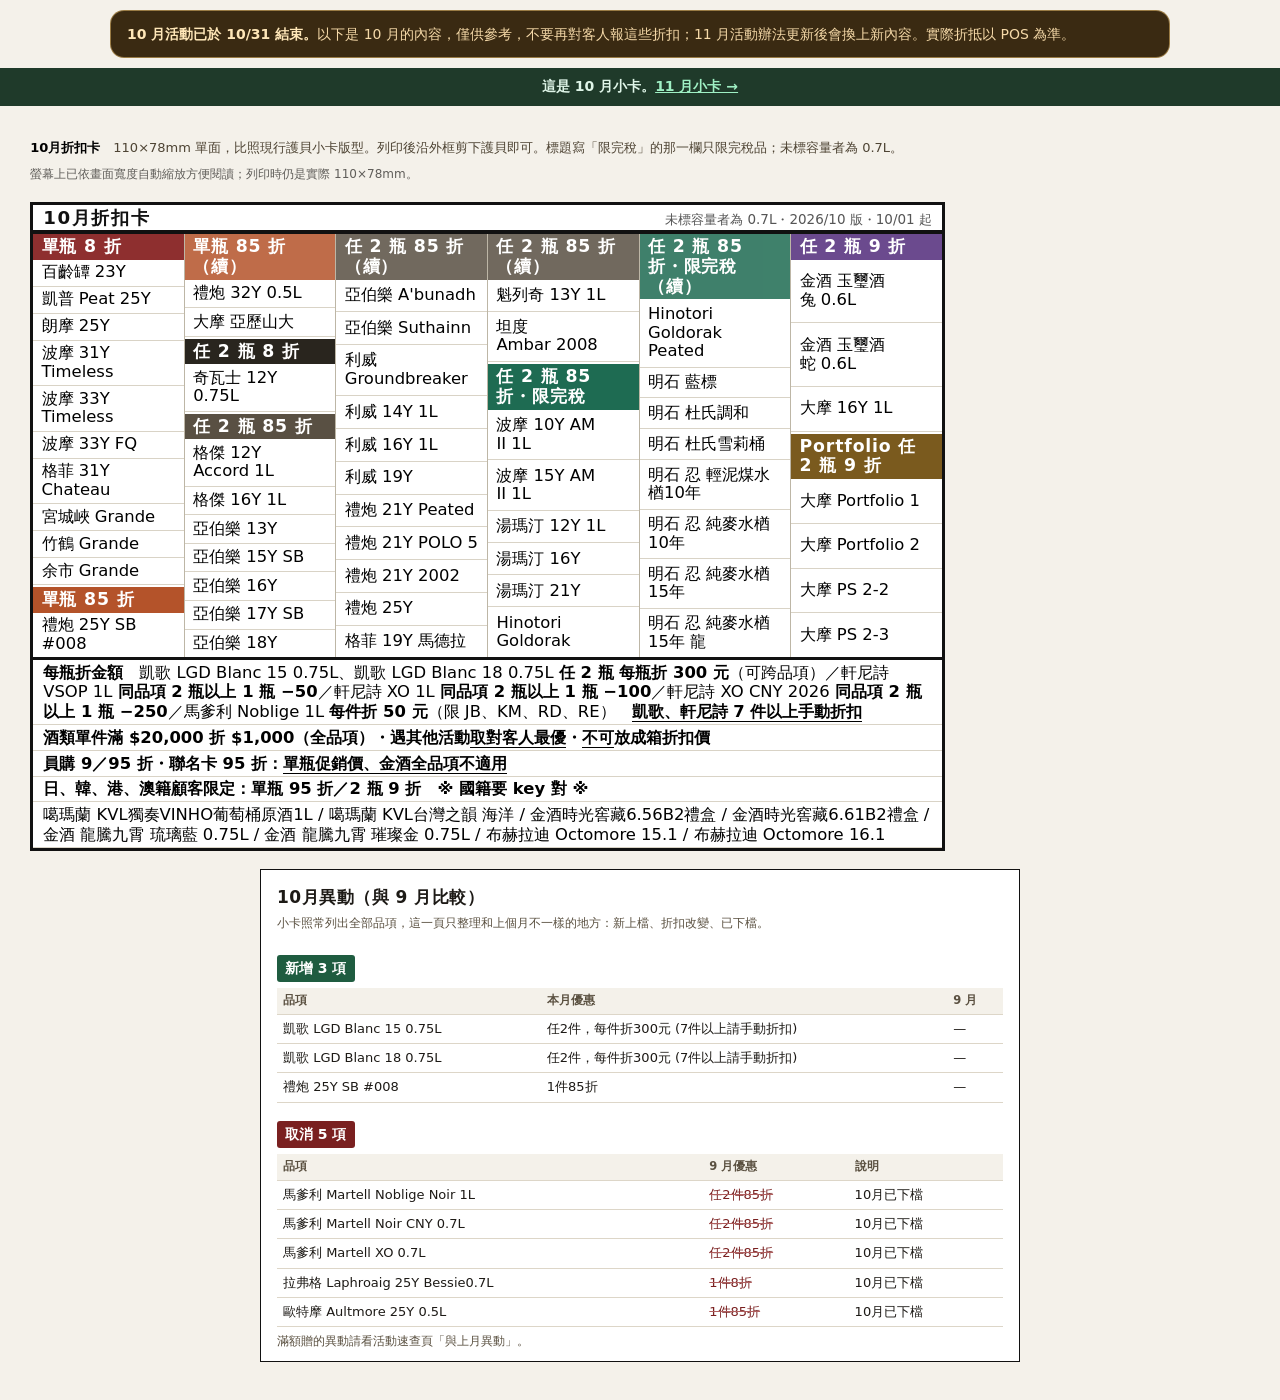
<file: card_oct.html>
<!doctype html><html lang="zh-Hant" class="t23 noir"><head><meta name="theme-color" content="#261F19"><link id="r38font" rel="preconnect" href="https://fonts.googleapis.com"><link rel="preconnect" href="https://fonts.gstatic.com" crossorigin><link rel="stylesheet" href="https://fonts.googleapis.com/css2?family=Noto+Serif+TC:wght@600;700&display=swap" media="print" onload="this.media='all'"><meta charset="utf-8"><meta name="viewport" content="width=device-width,initial-scale=1"><title>10月折扣卡</title><style>
*{box-sizing:border-box}
body{margin:0;padding-top:var(--xwh,0);background:#EDECEB;color:#000;font-family:"Noto Sans TC",-apple-system,"PingFang TC",sans-serif}
.page{padding:8mm}
.lead{font-size:13px;color:#3F3D3A;margin:0 0 6mm;line-height:1.7}
.lead b{color:#000}
.card{width:110mm;height:78mm;background:#fff;border:.4mm solid #000;display:flex;flex-direction:column;
  overflow:hidden}
.top{display:flex;flex:1;min-height:0}
.col{flex:1;min-width:0;border-right:.2mm solid #000;display:flex;flex-direction:column}
.col:last-child{border-right:0}
.col ul{list-style:none;margin:0;padding:0;display:flex;flex-direction:column;flex:1;min-height:0}
.col li{font-size:5.6pt;line-height:1.14;padding:.2mm 1mm;border-bottom:.15mm solid #000;
  white-space:normal;overflow-wrap:anywhere;flex:1 1 auto;display:flex;align-items:center}
.col li.h{font-weight:900;font-size:5.9pt;text-align:center;padding:.35mm 1mm;
  border-bottom:.35mm solid #000;border-top:.2mm solid #000;background:#f2f2f2;
  flex:0 0 auto;display:block}
.col li.h:first-child{border-top:0}
.col li:last-child{border-bottom:0}
.mid{display:flex;border-top:.35mm solid #000}
.m{flex:1;border-right:.2mm solid #000;padding:.35mm 1.2mm;font-size:5.8pt;line-height:1.18}
.m:last-child{border-right:0}
.m b{display:block;font-size:6.3pt;font-weight:900}
.m span{display:block}
.m i{font-style:normal;color:#666;font-size:5pt}
.foot{border-top:.35mm solid #000}
.f{font-size:6.9pt;line-height:1.2;padding:.3mm 1.2mm;border-bottom:.15mm solid #000}
.f:last-child{border-bottom:0}
.f.b{font-weight:700}
.f u{text-decoration:none;font-weight:900;border-bottom:.2mm solid #000}
.stamp{font-size:5pt;color:#555;padding:.2mm 1.2mm;text-align:right}
@media print{@page{size:A4;margin:10mm}body{background:#fff}.lead{display:none}.page{padding:0}
  .card{break-inside:avoid}}

.col li i{font-style:normal;font-size:4.4pt;border:.15mm solid #000;padding:0 .4mm;margin-left:.6mm;flex:0 0 auto}
.f{font-size:5.6pt}
.stamp{border-top:.15mm solid #000}
</style><style id="fit-css">@media screen{.card{zoom:var(--cz,1);transform-origin:0 0}.page .fitnote{font-size:12px;color:#605E5A;margin:-4mm 0 5mm}}@media screen and (max-width:520px){.page{padding:3mm}}@media print{.fitnote{display:none}.card{zoom:1!important}}</style><style id="r97chg">
.chg{background:#fff;border:1px solid #111;margin:18px auto 8px;max-width:760px;padding:14px 16px 10px;color:#1d1a16;font-size:13px;line-height:1.55}
.chg h2{margin:0 0 4px;font-size:17px;font-weight:900;letter-spacing:.5px}
.chg .sub{margin:0 0 10px;color:#5a5040;font-size:12px}
.chg h3{margin:12px 0 4px;font-size:14px;color:#fff;background:#29251E;padding:3px 8px;display:inline-block;border-radius:3px}
.chg h3.add{background:#1F5C40}.chg h3.mod{background:#8A5A12}.chg h3.del{background:#7A2020}
.chg table{width:100%;border-collapse:collapse;margin:2px 0 6px}
.chg th,.chg td{border-bottom:1px solid #DDD6C8;padding:4px 6px;text-align:left;vertical-align:top}
.chg th{white-space:nowrap;font-size:11.5px;color:#5a5040;font-weight:700;background:#F4F1EA}
.chg td.no{white-space:nowrap;font-weight:700;color:#4E4434;width:4.5em}
.chg td.t{min-width:5.5em}.chg td.old{color:#7A2020;text-decoration:line-through;text-decoration-color:#B06060}
.chg .note{font-size:11.5px;color:#5a5040;margin:6px 0 0}
@media print{.chg{break-before:page;border:none;max-width:none;margin:0;padding:0;font-size:9pt}.chg h3{-webkit-print-color-adjust:exact;print-color-adjust:exact}}
</style><meta name="robots" content="noindex"><style>@media print{.r114oc{display:none}}</style><style id="r32">/* r32 質感層：AI 生成材質（皮革底紋、絲絨、拉絲香檳金）套用到全站按鈕與區塊 */
html.noir{--r32g:url(img/brand/tex_gold.webp);--r32v:url(img/brand/tex_velvet.webp);--r32l:url(img/brand/tex_leather.webp)}
html.noir body{background-color:#0B0A09;background-image:linear-gradient(rgba(11,10,9,.62),rgba(11,10,9,.62)),var(--r32l);background-size:auto,256px 256px;background-attachment:scroll}

/* ── 次要按鈕：絲絨底＋金色細框＋上緣高光 ── */
html.noir:not(#_a):not(#_b) :is(.cmpb,.cmpc,.shb:not(.on),.r21more,a.go,.r24nx,#mb,#fsz,.btnB,#more,.more:not(details),details.more>summary,a.back,.cal-btn,button.fold,#fold-disc,#totop,.galbtn,#pnwrap button,#ftop,#fback,.tbtab:not(.on),a.pickgo,.pfw,.xwa:not(.on),.chip:not([aria-pressed=true]),.seg button:not([aria-pressed=true]),nav.views button:not([aria-selected=true]),#xwsoloall,#xwsb){
 background-color:#1A1712!important;
 background-image:linear-gradient(180deg,rgba(255,236,196,.08),rgba(255,236,196,0) 46%,rgba(0,0,0,.22)),linear-gradient(rgba(24,21,16,.5),rgba(24,21,16,.5)),var(--r32v)!important;
 background-size:auto,auto,256px 256px!important;
 border:1px solid rgba(201,164,92,.42)!important;
 box-shadow:inset 0 1px 0 rgba(255,232,180,.13),inset 0 -1px 0 rgba(0,0,0,.35),0 2px 6px rgba(0,0,0,.45)!important;
 transition:border-color .18s,box-shadow .18s,transform .08s,filter .18s!important}
html.noir:not(#_a):not(#_b) :is(.cmpb,.cmpc,.shb:not(.on),.r21more,a.go,.r24nx,#mb,#fsz,.btnB,#more,.more:not(details),details.more>summary,a.back,.cal-btn,button.fold,#fold-disc,#totop,.galbtn,#pnwrap button,#ftop,#fback,.tbtab:not(.on),a.pickgo,.pfw,.xwa:not(.on),.chip:not([aria-pressed=true]),.seg button:not([aria-pressed=true]),nav.views button:not([aria-selected=true]),#xwsoloall,#xwsb):hover{
 border-color:rgba(232,205,138,.85)!important;
 box-shadow:inset 0 1px 0 rgba(255,232,180,.2),0 0 0 1px rgba(232,205,138,.18),0 4px 14px rgba(201,164,92,.22)!important}
html.noir:not(#_a):not(#_b) :is(.cmpb,.cmpc,.shb,.r21more,a.go,.r24nx,#mb,#fsz,.btnB,.btnA,#more,.more:not(details),a.back,.cal-btn,button.fold,#totop,.galbtn,#pnwrap button,#ftop,#fback,.tbtab,a.pickgo,.pfw,.xwa,.chip,.seg button,nav.views button,#xwsb,#xwsoloall,.cal-dl):active{
 transform:translateY(1px)!important;filter:brightness(.94)!important;
 box-shadow:inset 0 2px 6px rgba(0,0,0,.5)!important}

/* ── 主要／選中按鈕：拉絲香檳金 ── */
html.noir:not(#_a):not(#_b) :is(.btnA,#pdone,.chip[aria-pressed=true],.tbtab.on,.xwa.on,.cal-dl,#cal-dl,.seg button[aria-pressed=true],nav.views button[aria-selected=true],button.on){
 background-color:#C9A45C!important;
 background-image:linear-gradient(180deg,rgba(255,255,255,.38),rgba(255,255,255,.06) 42%,rgba(0,0,0,.16)),var(--r32g)!important;
 background-size:auto,cover!important;background-position:center!important;
 color:#1A140B!important;border:1px solid #EBD39A!important;
 text-shadow:0 1px 0 rgba(255,244,214,.45)!important;font-weight:700!important;
 box-shadow:inset 0 1px 0 rgba(255,255,255,.55),inset 0 -1px 0 rgba(120,88,30,.45),0 3px 10px rgba(201,164,92,.32)!important}
html.noir:not(#_a):not(#_b) :is(.btnA,#pdone,.chip[aria-pressed=true],.tbtab.on,.xwa.on,.cal-dl,#cal-dl,.seg button[aria-pressed=true],nav.views button[aria-selected=true],button.on):hover{filter:brightness(1.06) saturate(1.05)!important}
html.noir:not(#_a):not(#_b) :is(.btnA,#pdone,.chip[aria-pressed=true],.tbtab.on,.xwa.on,.cal-dl,#cal-dl,.seg button[aria-pressed=true],nav.views button[aria-selected=true],button.on) *{color:inherit!important}
html.noir:not(#_a):not(#_b) .xwa.on small{color:rgba(26,20,11,.72)!important}
html.noir:not(#_a):not(#_b) .xwa.on svg{stroke:#1A140B!important}

/* ── 大型入口方塊：絲絨＋金色頂線，滑過浮起 ── */
html.noir :is(.cat.big,.ctile,a.brands,button.brands,.srch){
 background-image:linear-gradient(180deg,rgba(255,236,196,.06),rgba(0,0,0,.18)),var(--r32v)!important;
 background-size:auto,256px 256px!important;
 box-shadow:inset 0 1px 0 rgba(232,205,138,.22),0 6px 18px -10px rgba(0,0,0,.8)!important;
 transition:transform .18s,box-shadow .18s,border-color .18s!important}
html.noir :is(.cat.big,.ctile,a.brands,button.brands):hover{transform:translateY(-2px);border-color:rgba(232,205,138,.6)!important;box-shadow:inset 0 1px 0 rgba(232,205,138,.32),0 10px 24px -10px rgba(201,164,92,.35)!important}
html.noir :is(a.promo,button.promo){
 background-image:linear-gradient(180deg,rgba(255,200,210,.07),rgba(0,0,0,.2)),var(--r32v)!important;background-blend-mode:normal,overlay!important;
 box-shadow:inset 0 1px 0 rgba(255,190,200,.2),0 6px 18px -10px rgba(0,0,0,.8)!important}

/* ── 商品卡：極淡絲絨紋理＋金色角飾 ── */

/* ── 上方工具列與下方導覽列：皮革底＋金色細線 ── */
html.noir:not(#_a):not(#_b) #xwbar{background-color:rgba(14,12,10,.94)!important;background-image:linear-gradient(180deg,rgba(255,236,196,.04),rgba(0,0,0,.2)),var(--r32l)!important;background-size:auto,256px 256px!important;border-bottom:1px solid rgba(201,164,92,.35)!important;box-shadow:0 6px 18px -8px rgba(0,0,0,.8)!important}
html.noir :is(#pnwrap,.bnav,#bnav,.r20bnav,.xwbot){backdrop-filter:blur(6px)}

/* ── 話術框分頁、FAB 區塊 ── */
html.noir .talkbox{background-image:linear-gradient(180deg,rgba(255,236,196,.03),rgba(0,0,0,.12)),var(--r32v)!important;background-size:auto,256px 256px!important}
html.noir .fabrow .t{color:#E8CD8A!important;letter-spacing:2px}

@media (prefers-reduced-motion:reduce){html.noir *{transition:none!important}}

/* r34 Gemini 美術：無圖佔位插畫、金色裝飾分隔 */
html.noir .ban::before{content:"";display:block;width:min(300px,78%);height:38px;margin:0 auto 12px;background:url(img/brand/orn.webp) center/contain no-repeat;opacity:.92}
html.noir:not(#_a):not(#_b) :is(#r16home,#r20home) :is(.r24hd,.row>h2){background:url(img/brand/orn.webp) center top/min(240px,62%) auto no-repeat!important;padding-top:36px!important;margin-top:18px}

/* r35 電腦版頂部標題列、活動頁頁首金飾、商品照深色聚光 */
@media (min-width:901px){html.noir:not(#_a):not(#_b) #menu{padding-left:290px!important}html.noir:not(#_a):not(#_b) #menu>#mb{display:none!important}html.noir:not(#_a):not(#_b) #menu>b{flex:1 1 auto!important;display:flex!important;align-items:center!important;justify-content:center!important;gap:18px!important;font-family:'Noto Serif TC',serif!important;font-size:18px!important;letter-spacing:6px!important;color:#E8CD8A!important;text-shadow:0 1px 10px rgba(201,164,92,.25)!important}html.noir:not(#_a):not(#_b) #menu>b::before,html.noir:not(#_a):not(#_b) #menu>b::after{content:"";flex:0 0 auto;width:150px;height:30px;background:url(img/brand/orn_l.webp) right center/contain no-repeat;opacity:.9}html.noir:not(#_a):not(#_b) #menu>b::after{background-image:url(img/brand/orn_r.webp);background-position:left center}}
html.noir:not(#_a):not(#_b) nav#views{position:relative}
html.noir:not(#_a):not(#_b) nav#views::before{content:"";position:absolute;left:50%;top:-15px;width:min(230px,58vw);height:28px;transform:translateX(-50%);background:url(img/brand/orn.webp) center/contain no-repeat;pointer-events:none;z-index:2}

/* r37 效能：畫面外的商品卡先不排版，捲到附近才排（大幅減少找字、捲動的卡頓） */

/* r38 排版：標題斷行平均、警語一行放得下 */
html.noir :is(h1,h2,h3,.zh,.tile-h h3,.cal-head h2,.r24hd h2){text-wrap:balance}
html.noir :is(p,li,.ld,.d){text-wrap:pretty}
@media (max-width:600px){html.noir .ban{letter-spacing:3px!important;font-size:14px!important;text-wrap:balance}}
html.noir:not(#_a):not(#_b) li.galrow .line>.r15th.none{grid-area:th!important;border-radius:10px;background:#1A1712 url(https://xsos32-design.github.io/dutyliquorwiki/img/brand/ph_liq.webp) center/62% auto no-repeat!important;border:1px solid rgba(201,164,92,.32)!important}
html.noir:not(#_a):not(#_b) li.galrow .line>.r15th.none+span{grid-area:nm!important}
</style><style id="r107promo">html:not(#_a):not(#_b):not(#_c) body{background-color:#261F19!important;background-image:linear-gradient(#F4F1EA,#F4F1EA)!important}@media (prefers-color-scheme:dark){html:not(#_a):not(#_b):not(#_c) body{background-image:linear-gradient(#14120F,#14120F)!important}}</style><style id="r98tb">html:not(#_a):not(#_b):not(#_c) #xwbar button,html:not(#_a):not(#_b):not(#_c) #xwbar a,html:not(#_a):not(#_b):not(#_c) #xwbar .xwsite{box-shadow:inset 0 1px 0 rgba(255,232,180,.14)!important;filter:none!important}html:not(#_a):not(#_b):not(#_c) #xwbar button:active,html:not(#_a):not(#_b):not(#_c) #xwbar a:active{box-shadow:inset 0 2px 5px rgba(0,0,0,.45)!important}html:not(#_a):not(#_b):not(#_c) #xwbar{-webkit-backdrop-filter:none!important;backdrop-filter:none!important;background-color:#261F19!important}</style></head><body><p class="r114oc" style="margin:0;padding:10px 16px;background:#1F3A2A;color:#DFF5E8;font-size:14px;text-align:center"><b>這是 10 月小卡。</b><a style="color:#9FF0C4;font-weight:700" href="card.html">11 月小卡 →</a></p><div class="page"><p class="lead"><b>10月折扣卡</b>　110×78mm 單面，比照現行護貝小卡版型。列印後沿外框剪下護貝即可。標題寫「限完稅」的那一欄只限完稅品；未標容量者為 0.7L。</p><p class="fitnote">螢幕上已依畫面寬度自動縮放方便閱讀；列印時仍是實際 110×78mm。</p><section class="card"><div class="top"><div class="col"><ul><li class="h">單瓶 8 折</li><li>百齡罈 23Y</li><li>凱普 Peat 25Y</li><li>朗摩 25Y</li><li>波摩 31Y Timeless</li><li>波摩 33Y Timeless</li><li>波摩 33Y FQ</li><li>格菲 31Y Chateau</li><li>宮城峽 Grande</li><li>竹鶴 Grande</li><li>余市 Grande</li><li class="h">單瓶 85 折</li><li>禮炮 25Y SB #008</li></ul></div><div class="col"><ul><li class="h">單瓶 85 折（續）</li><li>禮炮 32Y 0.5L</li><li>大摩 亞歷山大</li><li class="h">任 2 瓶 8 折</li><li>奇瓦士 12Y 0.75L</li><li class="h">任 2 瓶 85 折</li><li>格傑 12Y Accord 1L</li><li>格傑 16Y 1L</li><li>亞伯樂 13Y</li><li>亞伯樂 15Y SB</li><li>亞伯樂 16Y</li><li>亞伯樂 17Y SB</li><li>亞伯樂 18Y</li></ul></div><div class="col"><ul><li class="h">任 2 瓶 85 折（續）</li><li>亞伯樂 A'bunadh</li><li>亞伯樂 Suthainn</li><li>利威 Groundbreaker</li><li>利威 14Y 1L</li><li>利威 16Y 1L</li><li>利威 19Y</li><li>禮炮 21Y Peated</li><li>禮炮 21Y POLO 5</li><li>禮炮 21Y 2002</li><li>禮炮 25Y</li><li>格菲 19Y 馬德拉</li></ul></div><div class="col"><ul><li class="h">任 2 瓶 85 折（續）</li><li>魁列奇 13Y 1L</li><li>坦度 Ambar 2008</li><li class="h">任 2 瓶 85 折・限完稅</li><li>波摩 10Y AM II 1L</li><li>波摩 15Y AM II 1L</li><li>湯瑪汀 12Y 1L</li><li>湯瑪汀 16Y</li><li>湯瑪汀 21Y</li><li>Hinotori Goldorak</li></ul></div><div class="col"><ul><li class="h">任 2 瓶 85 折・限完稅（續）</li><li>Hinotori Goldorak Peated</li><li>明石 藍標</li><li>明石 杜氏調和</li><li>明石 杜氏雪莉桶</li><li>明石 忍 輕泥煤水楢10年</li><li>明石 忍 純麥水楢10年</li><li>明石 忍 純麥水楢15年</li><li>明石 忍 純麥水楢15年 龍</li></ul></div><div class="col"><ul><li class="h">任 2 瓶 9 折</li><li>金酒 玉璽酒 兔 0.6L</li><li>金酒 玉璽酒 蛇 0.6L</li><li>大摩 16Y 1L</li><li class="h">Portfolio 任 2 瓶 9 折</li><li>大摩 Portfolio 1</li><li>大摩 Portfolio 2</li><li>大摩 PS 2-2</li><li>大摩 PS 2-3</li></ul></div></div><div class="foot"><div class="f"><b>每瓶折金額</b>　凱歌 LGD Blanc 15 0.75L、凱歌 LGD Blanc 18 0.75L <b>任 2 瓶 每瓶折 300 元</b>（可跨品項）／軒尼詩 VSOP 1L <b>同品項 2 瓶以上 1 瓶 −50</b>／軒尼詩 XO 1L <b>同品項 2 瓶以上 1 瓶 −100</b>／軒尼詩 XO CNY 2026 <b>同品項 2 瓶以上 1 瓶 −250</b>／馬爹利 Noblige 1L <b>每件折 50 元</b>（限 JB、KM、RD、RE）　<u>凱歌、軒尼詩 7 件以上手動折扣</u></div><div class="f b">酒類單件滿 $20,000 折 $1,000（全品項）・遇其他活動<u>取對客人最優</u>・<u>不可</u>放成箱折扣價</div><div class="f b">員購 9／95 折・聯名卡 95 折：<u>單瓶促銷價、金酒全品項不適用</u></div><div class="f b">日、韓、港、澳籍顧客限定：單瓶 95 折／2 瓶 9 折　※ 國籍要 key 對 ※</div><div class="f">噶瑪蘭 KVL獨奏VINHO葡萄桶原酒1L / 噶瑪蘭 KVL台灣之韻 海洋 / 金酒時光窖藏6.56B2禮盒 / 金酒時光窖藏6.61B2禮盒 / 金酒 龍騰九霄 琉璃藍 0.75L / 金酒 龍騰九霄 璀璨金 0.75L / 布赫拉迪 Octomore 15.1 / 布赫拉迪 Octomore 16.1</div><div class="stamp">未標容量者為 0.7L・2026/10 版・10/01 起</div></div></section><section class="chg"><h2>10月異動（與 9 月比較）</h2><p class="sub">小卡照常列出全部品項，這一頁只整理和上個月不一樣的地方：新上檔、折扣改變、已下檔。</p><h3 class="add">新增 3 項</h3><table><thead><tr><th>品項</th><th>本月優惠</th><th>9 月</th></tr></thead><tbody><tr><td>凱歌 LGD Blanc 15 0.75L</td><td>任2件，每件折300元 (7件以上請手動折扣)</td><td>—</td></tr><tr><td>凱歌 LGD Blanc 18 0.75L</td><td>任2件，每件折300元 (7件以上請手動折扣)</td><td>—</td></tr><tr><td>禮炮 25Y SB #008</td><td>1件85折</td><td>—</td></tr></tbody></table><h3 class="del">取消 5 項</h3><table><thead><tr><th>品項</th><th>9 月優惠</th><th>說明</th></tr></thead><tbody><tr><td>馬爹利 Martell Noblige Noir 1L</td><td class="old">任2件85折</td><td>10月已下檔</td></tr><tr><td>馬爹利 Martell Noir CNY 0.7L</td><td class="old">任2件85折</td><td>10月已下檔</td></tr><tr><td>馬爹利 Martell XO 0.7L</td><td class="old">任2件85折</td><td>10月已下檔</td></tr><tr><td>拉弗格 Laphroaig 25Y Bessie0.7L</td><td class="old">1件8折</td><td>10月已下檔</td></tr><tr><td>歐特摩 Aultmore 25Y 0.5L</td><td class="old">1件85折</td><td>10月已下檔</td></tr></tbody></table><p class="note">滿額贈的異動請看活動速查頁「與上月異動」。</p></section></div><script id="fit-js">(function(){function fit(){var c=document.querySelector('.card');if(!c)return;var pg=document.querySelector('.page');var cs=getComputedStyle(pg);var avail=pg.clientWidth-parseFloat(cs.paddingLeft)-parseFloat(cs.paddingRight);document.documentElement.style.setProperty('--cz','1');var w=c.offsetWidth,h=c.offsetHeight;var z=avail/w;if(z>1){var hz=(innerHeight-120)/h;z=Math.max(1,Math.min(z,hz,2.2));}document.documentElement.style.setProperty('--cz',z.toFixed(3));}fit();addEventListener('resize',fit);addEventListener('load',fit);if(document.fonts&&document.fonts.ready)document.fonts.ready.then(fit);})();</script><script defer src="https://xsos32-design.github.io/dutyliquorwiki/nav.js"></script><style id="r18-card">/* r18 列印小卡：依 Design 畫布（標題列＋粗底線、各檔次色塊白字標題、品項細分隔線） */
body{background:#F4F1EA!important}
.lead{color:#4E4434!important}
.card{border:.4mm solid #111!important;border-radius:0}
.card .hd{display:flex!important;justify-content:space-between;align-items:baseline;gap:2mm;padding:.3mm 1.2mm .2mm!important;line-height:1.15;border-bottom:.5mm solid #111!important;background:#fff}
.card .hd b{font-size:6.2pt!important;font-weight:900;letter-spacing:.2mm;color:#111}
.card .hd span{font-size:4.6pt!important;color:#555!important;white-space:nowrap}
.card .col{border-right:.15mm solid #BDB6A6!important}
.card .col:last-child{border-right:0!important}
.card .col li{border-bottom:.1mm solid #D9D3C6!important}
.card .col li:last-child{border-bottom:0!important}
.card .col li.h{color:#fff!important;background:var(--tc,#29251E)!important;border:0!important;border-top:.25mm solid #fff!important;text-align:left!important;letter-spacing:.1mm;-webkit-print-color-adjust:exact;print-color-adjust:exact}
.card .col li.h:first-child{border-top:0!important}
.card .col li.h.cont{opacity:.85}
.card .foot{border-top:.45mm solid #111!important}
.card .f{border-bottom:.1mm solid #D9D3C6!important}
.card .f:last-child{border-bottom:0!important}
.card .stamp{display:none!important}
.card .clr .lbl{-webkit-print-color-adjust:exact;print-color-adjust:exact}
</style><script id="r18-card-js">(function(){
var card=document.querySelector('section.card');if(!card)return;
var PAL=['#8E2F2F','#B4532A','#29251E','#595043','#1E6B52','#6B4A8E','#7A5A1E','#565148','#A0405E','#4A5A20'];
var seen={},n=0;
[].forEach.call(card.querySelectorAll('.col li.h'),function(h){
 var t=h.textContent.replace(/（續）/,'').trim();
 if(!(t in seen))seen[t]=PAL[n++%PAL.length];
 h.style.setProperty('--tc',seen[t]);
 if(/（續）/.test(h.textContent))h.classList.add('cont');
});
var st=card.querySelector('.stamp'),hd=card.querySelector('.hd');
if(!hd){
 var ttl=(document.querySelector('.lead b')||{}).textContent||document.title;
 hd=document.createElement('div');hd.className='hd';
 hd.innerHTML='<b></b><span></span>';hd.querySelector('b').textContent=ttl;
 hd.querySelector('span').textContent=st?st.textContent.trim():'';
 card.insertBefore(hd,card.firstChild);
}else if(st&&!/版/.test(hd.querySelector('span').textContent)){
 hd.querySelector('span').textContent+='・'+st.textContent.trim();
}
if(window.dispatchEvent)window.dispatchEvent(new Event('resize'));
})();
</script><style id="r19-dk">/* r19 月曆與列印卡頁：手機深色模式時改深藍底（列印卡本身維持白色，方便預覽列印效果） */
@media (prefers-color-scheme:dark){
html,html body{background:#14120F!important;color:#EDEBE8!important}
#view-cal .cal-nav b{color:#F3EAD7!important}
#view-cal .cal-btn{background:#1E1B17!important;border-color:rgba(201,164,92,.45)!important;color:#E8CD8A!important}
#view-cal .cal-grid{background:#1E1B17!important;border-color:rgba(201,164,92,.22)!important}
#view-cal .cal-dow{color:#B9B5AE!important}
#view-cal .cal-dow.we{color:#F2A3A3!important}
#view-cal .cal-d{background:#26221D!important}
#view-cal .cal-d .n{color:#F3F2F0!important}
#view-cal .cal-d.we .n{color:#F2A3A3!important}
#view-cal .cal-d.past:not(.out) .n{color:#A29D94!important}
#view-cal .cal-d.out{background:#1B1914!important}
#view-cal .cal-d.out .n{color:#66635E!important}
#view-cal .cal-d.today{background:#F3EAD7!important}
#view-cal .cal-d.today .n{color:#29251E!important}
#view-cal .cal-start{background:#26221D!important;border-color:#C9A45C!important}
#view-cal .cal-legend li[data-k]{background:#1E1B17!important;border-color:rgba(201,164,92,.22)!important}
#view-cal .cal-legend li.pick{border-color:#E8CD8A!important;box-shadow:inset 0 0 0 1px #E8CD8A!important}
#view-cal .cal-legend li.cal-gh{color:#B9B5AE!important}
#view-cal .cal-legend b{color:#F3EAD7!important}
#view-cal .cal-legend .ct{border-color:rgba(201,164,92,.45)!important;color:#C9A45C!important}
#view-cal .cal-legend .rg,#view-cal .cal-legend .rg u{color:#E6E4E0!important}
#view-cal .cal-legend .sb,#view-cal .cal-foot,.ic-credit,.ic-credit a{color:#B9B5AE!important}
#view-cal .cal-legend .sw.open{background:#1E1B17!important;border-color:#E8CD8A!important}
#view-cal .cal-legend .st.on{color:#9FE9C0!important;background:rgba(30,138,76,.22)!important}
#view-cal .cal-legend .st.gap{color:#F5C77E!important;background:rgba(201,140,40,.2)!important}
#view-cal .cal-legend .st.soon,#view-cal .cal-legend .st.over{color:#B9B5AE!important;background:rgba(185,181,174,.14)!important}
.lead,.fitnote{color:#D6D3CE!important}
section.card{color:#111!important}
.lead b{color:#F3EAD7!important}
}
</style><script id="r19-dk-js">
</script><style id="r20-exp">/* r20 活動到期：10/31 過後自動收起 10 月折扣標示 */
#r20exp{max-width:1060px;margin:10px auto;padding:12px 16px;border-radius:14px;background:#3A2A12;border:1px solid rgba(232,190,110,.55);color:#F5D9A8;font-size:14px;line-height:1.6;box-sizing:border-box}
#r20exp b{color:#FFE7B8}
body.r20ended .prombar,body.r20ended .fbtn[data-f="promo"],body.r20ended #promotog,body.r20ended #promopanel,body.r20ended .rwbar{display:none!important}
body.r20ended #r16home .promo,body.r20ended #r20home .promo{opacity:.55}
body.r20ended.r20promo .wrap>*:not(#r20exp){opacity:.45;filter:grayscale(.6)}
@media print{#r20exp{display:none!important}}
</style><script id="r20-exp-js">(function(){
'use strict';
var END=new Date(2026,10,1,0,0,0); /* 2026/11/01 00:00 起視為 10 月活動結束 */
var now=new Date();
try{var m=/[?&]now=(\d{4})-(\d{2})-(\d{2})/.exec(location.search);if(m)now=new Date(+m[1],+m[2]-1,+m[3],12);}catch(e){}
if(now<END)return;
var b=document.body;b.classList.add('r20ended');
var promo=/活動速查|促銷|折扣/.test(document.title)&&!/速讀檔案/.test(document.title);
if(promo)b.classList.add('r20promo');
var d=document.createElement('div');d.id='r20exp';d.setAttribute('role','status');
d.innerHTML=promo?'<b>10 月活動已於 10/31 結束。</b>以下是 10 月的內容，僅供參考，不要再對客人報這些折扣；11 月活動辦法更新後會換上新內容。實際折抵以 POS 為準。'
 :'<b>10 月活動已於 10/31 結束，</b>商品卡上的 10 月折扣標示已先收起；11 月活動辦法更新後會再補上。實際折抵以 POS 為準。';
var host=document.querySelector('.wrap')||document.getElementById('main')||b;
if(promo&&host.parentNode)host.insertBefore(d,host.firstChild);
else{var main=document.getElementById('main');if(main)main.insertBefore(d,main.firstChild);else b.insertBefore(d,b.firstChild);}
function relabel(){[].forEach.call(document.querySelectorAll('#r16home .promo b,#r20home .promo b'),function(x){if(!/已結束/.test(x.textContent))x.textContent=x.textContent.replace(/本月/,'10 月')+'（已結束）';});}
function place(){var h=document.getElementById('r16home')||document.getElementById('r20home');if(h&&!promo&&h.nextSibling!==d)h.parentNode.insertBefore(d,h.nextSibling);}
relabel();place();setTimeout(function(){relabel();place();},900);
})();
</script><style id="r17-font">html body,html body *:not(svg):not(path):not(circle):not(rect){font-family:"Microsoft JhengHei","微軟正黑體",system-ui,-apple-system,"PingFang TC","Noto Sans TC","Noto Sans CJK TC",sans-serif!important}
section.card .en,#r16home .en,.en,i.en,.navhead .sub{font-style:normal!important}</style><script id="wmk">(function(){
 if(window.__wmk)return;window.__wmk=1;
 var st=document.createElement('style');
 st.textContent='[data-wmk]::after{content:"";position:absolute;left:var(--wx);top:var(--wy);width:var(--ws);height:var(--ws);pointer-events:none;background:url(img/brand/wm.webp) center/contain no-repeat;opacity:.92;z-index:2;filter:drop-shadow(0 1px 2px rgba(0,0,0,.5))}';
 document.head.appendChild(st);
 function skip(im){var s=im.getAttribute('src')||im.currentSrc||'';if(/^data:/.test(s))return true;var u=im.src||s;return /^https?:\/\/xsos32-design\.github\.io\//.test(u)||u.indexOf(location.origin+'/')===0;}
 function corner(im,s){
  var k='__wc'+s;if(im[k])return im[k];var c='tr';
  try{var W=48,H=Math.max(8,Math.round(48*im.naturalHeight/im.naturalWidth)),cv=document.createElement('canvas');cv.width=W;cv.height=H;var x=cv.getContext('2d');x.drawImage(im,0,0,W,H);var d=x.getImageData(0,0,W,H).data;
   var r=Math.max(3,Math.round(W*s/im.clientWidth))+1,best=1e9;
   [['tr',W-r,0],['tl',0,0],['br',W-r,H-r],['bl',0,H-r]].forEach(function(q){var n=0,m=[0,0,0],v=0,px=[];for(var yy=q[2];yy<q[2]+r;yy++)for(var xx=q[1];xx<q[1]+r;xx++){var i=(yy*W+xx)*4;if(d[i+3]<20){px.push(null);continue;}px.push([d[i],d[i+1],d[i+2]]);}
    var ok=px.filter(Boolean);if(!ok.length){v=0;}else{ok.forEach(function(a){m[0]+=a[0];m[1]+=a[1];m[2]+=a[2];});m=m.map(function(t){return t/ok.length;});ok.forEach(function(a){v+=Math.abs(a[0]-m[0])+Math.abs(a[1]-m[1])+Math.abs(a[2]-m[2]);});v=v/ok.length;}
    if(v<best-4){best=v;c=q[0];}});
  }catch(e){c='tr';}
  im[k]=c;return c;}
 function place(im){
  if(skip(im))return;
  var pa=im.parentElement;if(!pa)return;
  if(pa.__wimg&&pa.__wimg!==im)return;
  var w=im.clientWidth,h=im.clientHeight;
  if(w<120||h<90||!im.offsetParent){if(pa.hasAttribute('data-wmk'))pa.removeAttribute('data-wmk');return;}
  if(!pa.__wchk){pa.__wchk=1;var cs=getComputedStyle(pa),ca=getComputedStyle(pa,'::after').content;
   if(ca&&ca!=='none'&&ca!=='normal'){pa.__wno=1;}
   else if(cs.position==='static'){var abs=[].some.call(pa.children,function(c){return c!==im&&/absolute|fixed/.test(getComputedStyle(c).position);});if(abs)pa.__wno=1;else pa.style.position='relative';}}
  if(pa.__wno)return;pa.__wimg=im;
  var s=Math.round(Math.max(26,Math.min(52,w*0.14))),g=Math.round(s*0.2);
  var pr=pa.getBoundingClientRect(),ir=im.getBoundingClientRect();
  var bx=ir.left-pr.left-(pa.clientLeft||0)+pa.scrollLeft,by=ir.top-pr.top-(pa.clientTop||0)+pa.scrollTop;
  var c=im.complete&&im.naturalWidth?corner(im,s):'tr';
  pa.style.setProperty('--ws',s+'px');
  pa.style.setProperty('--wx',Math.round(c.charAt(1)==='r'?bx+w-s-g:bx+g)+'px');
  pa.style.setProperty('--wy',Math.round(c.charAt(0)==='t'?by+g:by+h-s-g)+'px');
  if(!pa.hasAttribute('data-wmk'))pa.setAttribute('data-wmk','');
  if(ro&&!im.__wro0){im.__wro0=1;ro.observe(im);}
 }
 var Q=[],qt=0,lastS=0;
 window.addEventListener('scroll',function(){lastS=Date.now();},{passive:true,capture:true});
 var ric=window.requestIdleCallback||function(f){return setTimeout(function(){f({timeRemaining:function(){return 8;}});},50);};
 function flush(){qt=0;if(Date.now()-lastS<250){qt=setTimeout(flush,300);return;}qt=1;ric(function(dl){qt=0;var n=0;while(Q.length&&(n<3||dl.timeRemaining()>4)){var im=Q.shift();n++;if(im.__wq){im.__wq=0;place(im);}}if(Q.length&&!qt)qt=setTimeout(flush,200);},{timeout:3000});}
 function near(im){var r=im.getBoundingClientRect();return r.width>0&&r.bottom>-300&&r.top<innerHeight+300;}
 function want(im){if(im.__wq)return;im.__wq=1;Q.push(im);if(!qt)qt=setTimeout(flush,400);}
 var io='IntersectionObserver' in window?new IntersectionObserver(function(es){es.forEach(function(e){if(e.isIntersecting)want(e.target);});},{rootMargin:'200px'}):null;
 var ro='ResizeObserver' in window?new ResizeObserver(function(es){es.forEach(function(e){var t=e.target;if(t.__wro){want(t);}else t.__wro=1;});}):null;
 function hook(im){if(im.__wmh)return;im.__wmh=1;if(skip(im))return;im.addEventListener('load',function(){if(io){io.unobserve(im);io.observe(im);}});if(io)io.observe(im);}
 function scan(root){[].forEach.call(root.querySelectorAll('img'),hook);}
 function all(root){if(!io)return;[].forEach.call((root&&root.querySelectorAll?root:document).querySelectorAll('img'),function(im){if(im.__wmh&&!skip(im)){io.unobserve(im);io.observe(im);}});}
 function start(){scan(document);new MutationObserver(function(ms){ms.forEach(function(mu){[].forEach.call(mu.addedNodes,function(n){if(n.nodeType!==1)return;if(n.tagName==='IMG')hook(n);else if(n.querySelectorAll)scan(n);});});}).observe(document.body,{childList:true,subtree:true});
  var t;window.addEventListener('resize',function(){clearTimeout(t);t=setTimeout(all,150);});
  document.addEventListener('toggle',function(e){var t=e.target;setTimeout(function(){all(t);},60);},true);
}
 function later(){setTimeout(function(){(window.requestIdleCallback||setTimeout)(start,{timeout:4000});},1800);}
 if(document.readyState==='complete')later();else window.addEventListener('load',later);
})();
</script></body></html>
</file>
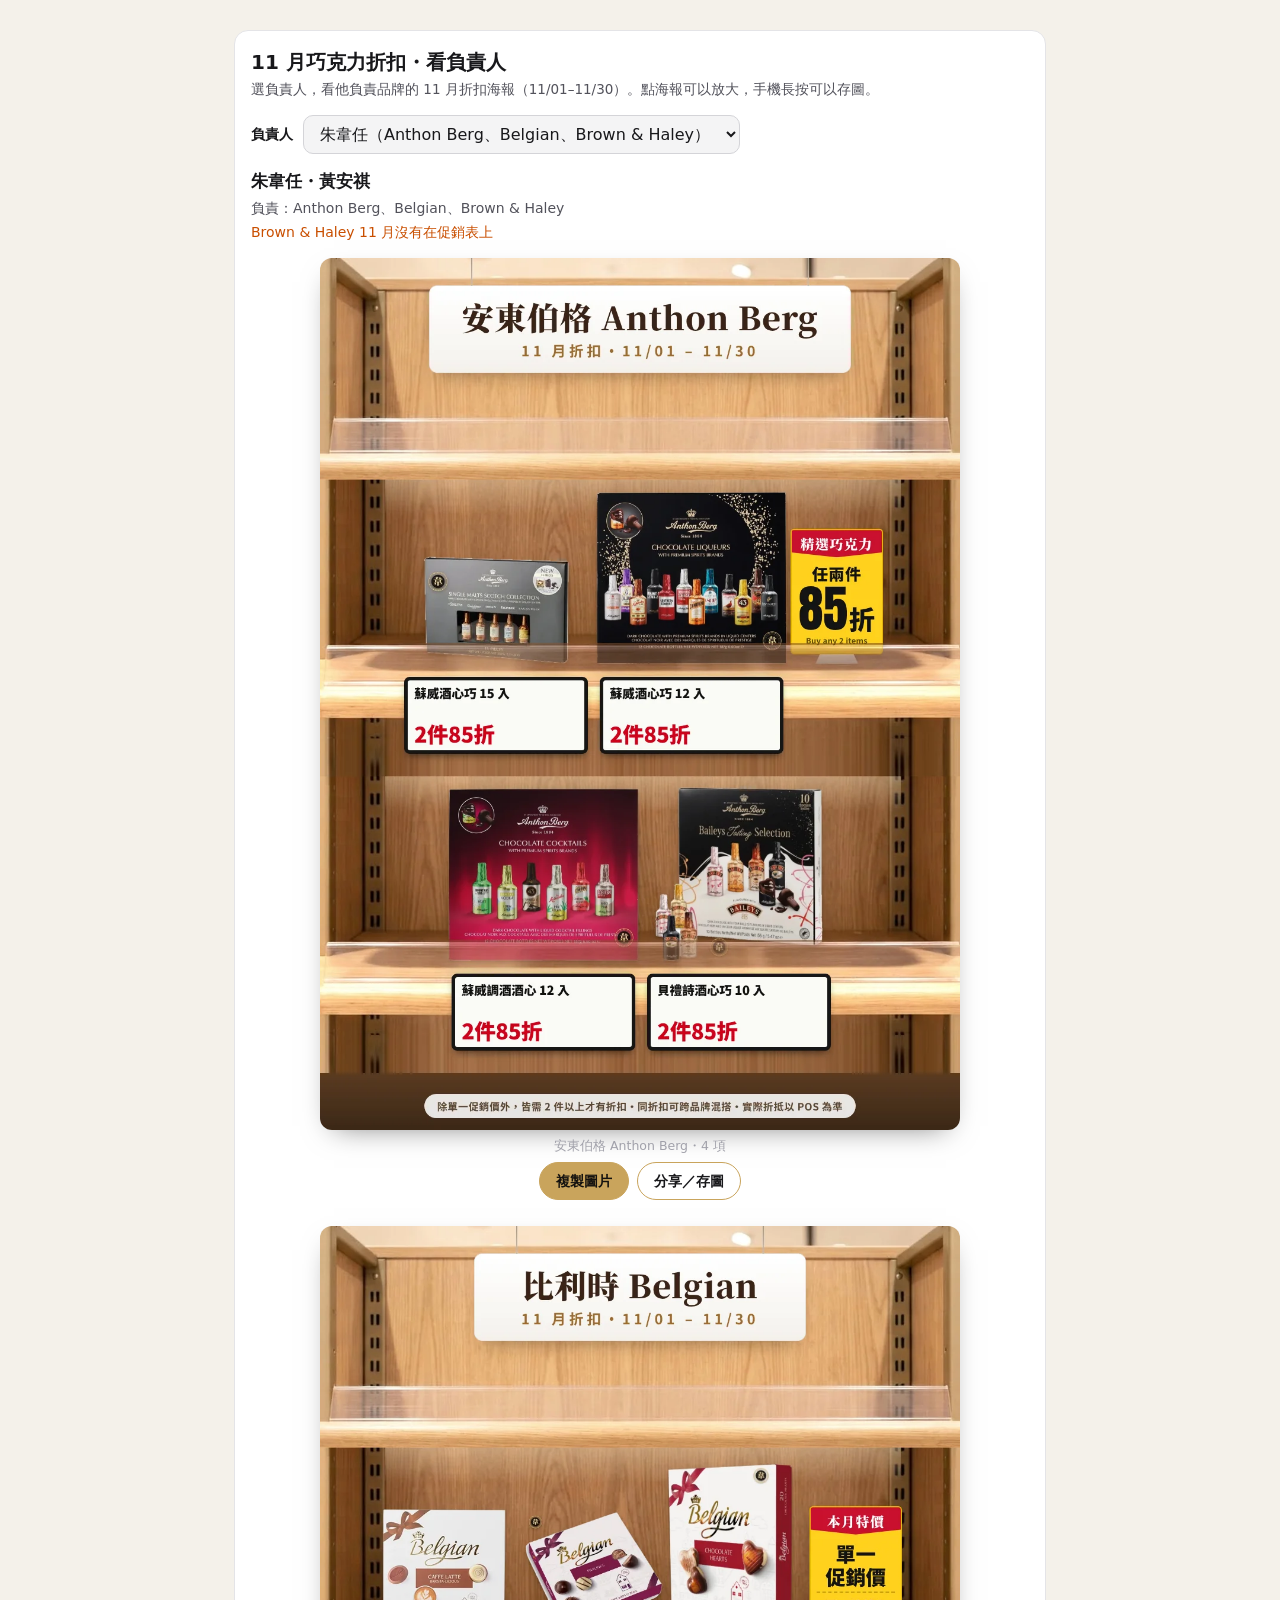
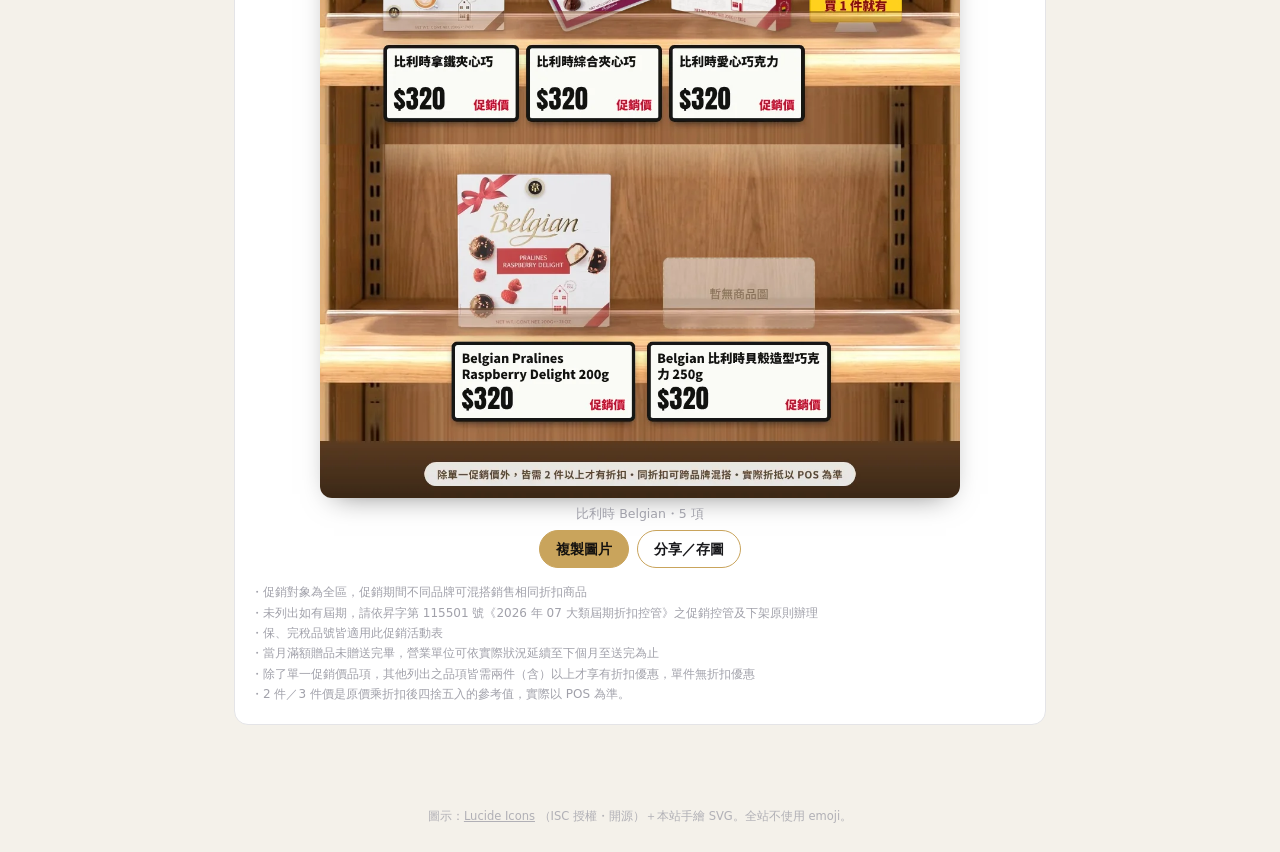
<file: owner.html>
<!doctype html>
<html lang="zh-Hant" data-theme="light" class="t23 noir">
<head><meta name="theme-color" content="#261F19"><link id="r38font" rel="preconnect" href="https://fonts.googleapis.com"><link rel="preconnect" href="https://fonts.gstatic.com" crossorigin><link rel="stylesheet" href="https://fonts.googleapis.com/css2?family=Noto+Serif+TC:wght@600;700&display=swap" media="print" onload="this.media='all'">
<meta charset="utf-8">
<meta name="viewport" content="width=device-width,initial-scale=1">
<title>巧克力負責人折扣圖</title>
<meta name="apple-mobile-web-app-capable" content="yes">
<meta name="apple-mobile-web-app-title" content="韋・負責人折扣圖">
<style>
:root{
  --bg:#FFFFFF; --surface:#FFFFFF; --surface-2:#F4F4F5;
  --ink:#18181B; --ink-2:#52525B; --ink-3:#A1A1AA;
  --line:#E4E4E7; --line-strong:#D4D4D8;
  --accent:#7A4A1E; --on-accent:#FFFFFF;
  --add:#16A34A; --add-bg:#DCFCE7; --swap:#EA580C; --swap-bg:#FFF7ED; --drop:#DC2626; --drop-bg:#FEE2E2;
  --r-lg:14px; --r-md:11px;
  --sh-2:0 1px 2px rgba(0,0,0,.05),0 12px 30px -20px rgba(0,0,0,.35);
  color-scheme:light;
}
*{box-sizing:border-box}
html{-webkit-text-size-adjust:100%}
body{margin:0;background:var(--bg);color:var(--ink);
  font-family:"Noto Sans TC",-apple-system,"PingFang TC","Microsoft JhengHei",sans-serif;
  font-size:15px;line-height:1.6;-webkit-font-smoothing:antialiased}
.wrap{max-width:860px;margin:0 auto;padding:4px 16px 60px}
@media(min-width:720px){.wrap{padding:8px 24px 72px}}
</style>
<script defer src="https://xsos32-design.github.io/dutyliquorwiki/nav.js"></script>
<style id="r156cal">.cal-lab.mini{word-break:keep-all;overflow-wrap:normal;overflow:hidden;text-overflow:ellipsis;max-height:2.6em}</style><style id="r124css">
:root{--r124-t0:#C8102E;--r124-t1:#C94F00;--r124-a2:#6A3FB5;--r124-t3:#0B7A55;--r124-fix:#B0006D;--r124-gwp:#1F5FA8}
.r124{margin:22px 0 0;padding:18px 16px 20px;background:var(--surface);border:1px solid var(--line);border-radius:var(--r-lg,14px);display:flex;flex-direction:column;gap:14px;color:var(--ink)}
.r124 h2{margin:0;font-size:20px;line-height:1.3;text-wrap:balance}
.r124 .r124p{margin:4px 0 0;font-size:13.5px;color:var(--ink-2);line-height:1.6}
.r124sel{display:flex;align-items:center;gap:10px;flex-wrap:wrap;font-size:14px;font-weight:700}
.r124sel select{font:inherit;font-size:16px;font-weight:500;padding:8px 12px;border-radius:10px;border:1px solid var(--line-strong);background:var(--surface-2);color:var(--ink);max-width:100%}
.r124sel select:focus-visible{outline:2px solid var(--accent);outline-offset:2px}
#r124who{display:flex;flex-direction:column;gap:2px;font-size:14px;color:var(--ink-2)}
#r124who b{font-size:17px;color:var(--ink)}
#r124who .w{color:var(--r124-t1);font-weight:500}
.r124lg{display:flex;flex-wrap:wrap;gap:4px 14px;font-size:14px;font-weight:800}
.r124lg span{display:inline-flex;align-items:center;gap:5px}.r124lg i{width:9px;height:9px;border-radius:50%;background:currentColor}
.r124b{display:flex;flex-direction:column;gap:12px;padding-top:10px;border-top:2px solid var(--ink)}
.r124b>h3{margin:0;font-size:19px;font-weight:900;display:flex;gap:8px;align-items:baseline;flex-wrap:wrap}
.r124b>h3 small{font-size:13px;font-weight:500;color:var(--ink-3)}
.r124n{margin:0;font-size:13.5px;color:var(--r124-gwp);font-weight:600;line-height:1.6}
.r124t{display:flex;flex-direction:column;gap:8px}
.r124t>h4{margin:0;font-size:23px;line-height:1.15;font-weight:900}
.r124t>h4 small{font-size:12.5px;font-weight:500;color:var(--ink-3);margin-left:6px}
.r124sh{background:linear-gradient(180deg,#EFE5D6,#E2D2BA);border-radius:12px;padding:14px 10px 16px;display:flex;flex-direction:column;gap:12px}
.r124sign{align-self:center;background:#FFFFFF;border-radius:12px;padding:6px 20px 7px;font-size:28px;line-height:1.2;font-weight:900;letter-spacing:.02em;text-align:center;box-shadow:0 2px 8px rgba(60,40,20,.25)}
.r124sign small{display:block;font-size:13px;font-weight:600;color:#6B5A48;letter-spacing:0}
.r124g{display:grid;grid-template-columns:repeat(auto-fill,minmax(122px,1fr));column-gap:0;row-gap:20px}
.r124i{display:flex;flex-direction:column;min-width:0}
.r124ph{height:150px;display:flex;align-items:flex-end;justify-content:center;padding:0 6px}
.r124ph img{max-height:150px;max-width:100%;width:auto;height:auto;display:block;filter:drop-shadow(0 4px 4px rgba(40,25,10,.3))}
.r124ph .no{width:80%;height:100px;border:1px dashed #A8916F;border-radius:6px;display:flex;align-items:center;justify-content:center;color:#7A6650;font-size:11px}
.r124pl{height:12px;background:linear-gradient(180deg,#F7EFE2 0,#DCC9AB 50%,#B59B76 100%);box-shadow:0 4px 5px -2px rgba(40,25,10,.35)}
.r124tag{margin:7px 5px 0;background:#232323;border:2px solid #4B4B4B;border-radius:5px;padding:4px 6px 5px;color:#EDEDED;display:flex;flex-direction:column;gap:1px;min-width:0}
.r124tag span{font-size:11px;line-height:1.35;overflow-wrap:anywhere;display:-webkit-box;-webkit-line-clamp:2;-webkit-box-orient:vertical;overflow:hidden}
.r124tag b{font-size:16px;line-height:1.2;font-weight:900;display:flex;flex-wrap:wrap;align-items:baseline;column-gap:5px}
.r124tag b i{font-style:normal;font-size:12px;font-weight:700}
.r124tag .k-T0{color:#FF6B7D}.r124tag .k-T1{color:#FFA05A}.r124tag .k-A2{color:#C3A8FF}.r124tag .k-T3{color:#4CE0A6}.r124tag .k-FIX{color:#FFE14D}.r124tag .k-GWP{color:#8CC4FF}
.r124 .c-T0{color:var(--r124-t0)}.r124 .c-T1{color:var(--r124-t1)}.r124 .c-A2{color:var(--r124-a2)}.r124 .c-T3{color:var(--r124-t3)}.r124 .c-FIX{color:var(--r124-fix)}.r124 .c-GWP{color:var(--r124-gwp)}
.r124pf{margin:0;display:flex;flex-direction:column;gap:6px}
.r124pf a{display:block;border-radius:12px;overflow:hidden;box-shadow:0 10px 28px -14px rgba(0,0,0,.55);max-width:640px;width:100%;margin:0 auto}
.r124pf img{display:block;width:100%;height:auto}
.r124pf figcaption{text-align:center;font-size:12.5px;color:var(--ink-3)}
.r124pb{display:flex;justify-content:center;gap:8px;flex-wrap:wrap}
.r124pb button{font:inherit;font-size:14px;font-weight:700;height:38px;padding:0 16px;border-radius:999px;border:1px solid #C9A45C;background:#C9A45C;color:#14120F;cursor:pointer}
.r124pb button.g{background:transparent;color:var(--ink)}
.r124pb button:focus-visible{outline:2px solid var(--accent);outline-offset:2px}
#r124{scroll-margin-top:84px}
.r124e{padding:14px;border:1px dashed var(--line-strong);border-radius:10px;color:var(--ink-2);font-size:14px}
.r124f{margin:0;font-size:12px;color:var(--ink-3);line-height:1.7}
@media (max-width:480px){.r124g{grid-template-columns:repeat(3,minmax(0,1fr))}.r124ph{height:118px;padding:0 4px}.r124ph img{max-height:118px}.r124sign{font-size:23px}.r124tag b{font-size:14.5px}.r124tag b i{font-size:11px}.r124tag span{font-size:10.5px}}
@media print{.r124{display:none}}
</style><style id="r32">/* r32 質感層：AI 生成材質（皮革底紋、絲絨、拉絲香檳金）套用到全站按鈕與區塊 */
html.noir{--r32g:url(img/brand/tex_gold.webp);--r32v:url(img/brand/tex_velvet.webp);--r32l:url(img/brand/tex_leather.webp)}
html.noir body{background-color:#0B0A09;background-image:linear-gradient(rgba(11,10,9,.62),rgba(11,10,9,.62)),var(--r32l);background-size:auto,256px 256px;background-attachment:scroll}

/* ── 次要按鈕：絲絨底＋金色細框＋上緣高光 ── */
html.noir:not(#_a):not(#_b) :is(.cmpb,.cmpc,.shb:not(.on),.r21more,a.go,.r24nx,#mb,#fsz,.btnB,#more,.more:not(details),details.more>summary,a.back,.cal-btn,button.fold,#fold-disc,#totop,.galbtn,#pnwrap button,#ftop,#fback,.tbtab:not(.on),a.pickgo,.pfw,.xwa:not(.on),.chip:not([aria-pressed=true]),.seg button:not([aria-pressed=true]),nav.views button:not([aria-selected=true]),#xwsoloall,#xwsb){
 background-color:#1A1712!important;
 background-image:linear-gradient(180deg,rgba(255,236,196,.08),rgba(255,236,196,0) 46%,rgba(0,0,0,.22)),linear-gradient(rgba(24,21,16,.5),rgba(24,21,16,.5)),var(--r32v)!important;
 background-size:auto,auto,256px 256px!important;
 border:1px solid rgba(201,164,92,.42)!important;
 box-shadow:inset 0 1px 0 rgba(255,232,180,.13),inset 0 -1px 0 rgba(0,0,0,.35),0 2px 6px rgba(0,0,0,.45)!important;
 transition:border-color .18s,box-shadow .18s,transform .08s,filter .18s!important}
html.noir:not(#_a):not(#_b) :is(.cmpb,.cmpc,.shb:not(.on),.r21more,a.go,.r24nx,#mb,#fsz,.btnB,#more,.more:not(details),details.more>summary,a.back,.cal-btn,button.fold,#fold-disc,#totop,.galbtn,#pnwrap button,#ftop,#fback,.tbtab:not(.on),a.pickgo,.pfw,.xwa:not(.on),.chip:not([aria-pressed=true]),.seg button:not([aria-pressed=true]),nav.views button:not([aria-selected=true]),#xwsoloall,#xwsb):hover{
 border-color:rgba(232,205,138,.85)!important;
 box-shadow:inset 0 1px 0 rgba(255,232,180,.2),0 0 0 1px rgba(232,205,138,.18),0 4px 14px rgba(201,164,92,.22)!important}
html.noir:not(#_a):not(#_b) :is(.cmpb,.cmpc,.shb,.r21more,a.go,.r24nx,#mb,#fsz,.btnB,.btnA,#more,.more:not(details),a.back,.cal-btn,button.fold,#totop,.galbtn,#pnwrap button,#ftop,#fback,.tbtab,a.pickgo,.pfw,.xwa,.chip,.seg button,nav.views button,#xwsb,#xwsoloall,.cal-dl):active{
 transform:translateY(1px)!important;filter:brightness(.94)!important;
 box-shadow:inset 0 2px 6px rgba(0,0,0,.5)!important}

/* ── 主要／選中按鈕：拉絲香檳金 ── */
html.noir:not(#_a):not(#_b) :is(.btnA,#pdone,.chip[aria-pressed=true],.tbtab.on,.xwa.on,.cal-dl,#cal-dl,.seg button[aria-pressed=true],nav.views button[aria-selected=true],button.on){
 background-color:#C9A45C!important;
 background-image:linear-gradient(180deg,rgba(255,255,255,.38),rgba(255,255,255,.06) 42%,rgba(0,0,0,.16)),var(--r32g)!important;
 background-size:auto,cover!important;background-position:center!important;
 color:#1A140B!important;border:1px solid #EBD39A!important;
 text-shadow:0 1px 0 rgba(255,244,214,.45)!important;font-weight:700!important;
 box-shadow:inset 0 1px 0 rgba(255,255,255,.55),inset 0 -1px 0 rgba(120,88,30,.45),0 3px 10px rgba(201,164,92,.32)!important}
html.noir:not(#_a):not(#_b) :is(.btnA,#pdone,.chip[aria-pressed=true],.tbtab.on,.xwa.on,.cal-dl,#cal-dl,.seg button[aria-pressed=true],nav.views button[aria-selected=true],button.on):hover{filter:brightness(1.06) saturate(1.05)!important}
html.noir:not(#_a):not(#_b) :is(.btnA,#pdone,.chip[aria-pressed=true],.tbtab.on,.xwa.on,.cal-dl,#cal-dl,.seg button[aria-pressed=true],nav.views button[aria-selected=true],button.on) *{color:inherit!important}
html.noir:not(#_a):not(#_b) .xwa.on small{color:rgba(26,20,11,.72)!important}
html.noir:not(#_a):not(#_b) .xwa.on svg{stroke:#1A140B!important}

/* ── 大型入口方塊：絲絨＋金色頂線，滑過浮起 ── */
html.noir :is(.cat.big,.ctile,a.brands,button.brands,.srch){
 background-image:linear-gradient(180deg,rgba(255,236,196,.06),rgba(0,0,0,.18)),var(--r32v)!important;
 background-size:auto,256px 256px!important;
 box-shadow:inset 0 1px 0 rgba(232,205,138,.22),0 6px 18px -10px rgba(0,0,0,.8)!important;
 transition:transform .18s,box-shadow .18s,border-color .18s!important}
html.noir :is(.cat.big,.ctile,a.brands,button.brands):hover{transform:translateY(-2px);border-color:rgba(232,205,138,.6)!important;box-shadow:inset 0 1px 0 rgba(232,205,138,.32),0 10px 24px -10px rgba(201,164,92,.35)!important}
html.noir :is(a.promo,button.promo){
 background-image:linear-gradient(180deg,rgba(255,200,210,.07),rgba(0,0,0,.2)),var(--r32v)!important;background-blend-mode:normal,overlay!important;
 box-shadow:inset 0 1px 0 rgba(255,190,200,.2),0 6px 18px -10px rgba(0,0,0,.8)!important}

/* ── 商品卡：極淡絲絨紋理＋金色角飾 ── */

/* ── 上方工具列與下方導覽列：皮革底＋金色細線 ── */
html.noir:not(#_a):not(#_b) #xwbar{background-color:rgba(14,12,10,.94)!important;background-image:linear-gradient(180deg,rgba(255,236,196,.04),rgba(0,0,0,.2)),var(--r32l)!important;background-size:auto,256px 256px!important;border-bottom:1px solid rgba(201,164,92,.35)!important;box-shadow:0 6px 18px -8px rgba(0,0,0,.8)!important}
html.noir :is(#pnwrap,.bnav,#bnav,.r20bnav,.xwbot){backdrop-filter:blur(6px)}

/* ── 話術框分頁、FAB 區塊 ── */
html.noir .talkbox{background-image:linear-gradient(180deg,rgba(255,236,196,.03),rgba(0,0,0,.12)),var(--r32v)!important;background-size:auto,256px 256px!important}
html.noir .fabrow .t{color:#E8CD8A!important;letter-spacing:2px}

@media (prefers-reduced-motion:reduce){html.noir *{transition:none!important}}

/* r34 Gemini 美術：無圖佔位插畫、金色裝飾分隔 */
html.noir .ban::before{content:"";display:block;width:min(300px,78%);height:38px;margin:0 auto 12px;background:url(img/brand/orn.webp) center/contain no-repeat;opacity:.92}
html.noir:not(#_a):not(#_b) :is(#r16home,#r20home) :is(.r24hd,.row>h2){background:url(img/brand/orn.webp) center top/min(240px,62%) auto no-repeat!important;padding-top:36px!important;margin-top:18px}

/* r35 電腦版頂部標題列、活動頁頁首金飾、商品照深色聚光 */
@media (min-width:901px){html.noir:not(#_a):not(#_b) #menu{padding-left:290px!important}html.noir:not(#_a):not(#_b) #menu>#mb{display:none!important}html.noir:not(#_a):not(#_b) #menu>b{flex:1 1 auto!important;display:flex!important;align-items:center!important;justify-content:center!important;gap:18px!important;font-family:'Noto Serif TC',serif!important;font-size:18px!important;letter-spacing:6px!important;color:#E8CD8A!important;text-shadow:0 1px 10px rgba(201,164,92,.25)!important}html.noir:not(#_a):not(#_b) #menu>b::before,html.noir:not(#_a):not(#_b) #menu>b::after{content:"";flex:0 0 auto;width:150px;height:30px;background:url(img/brand/orn_l.webp) right center/contain no-repeat;opacity:.9}html.noir:not(#_a):not(#_b) #menu>b::after{background-image:url(img/brand/orn_r.webp);background-position:left center}}
html.noir:not(#_a):not(#_b) nav#views{position:relative}
html.noir:not(#_a):not(#_b) nav#views::before{content:"";position:absolute;left:50%;top:-15px;width:min(230px,58vw);height:28px;transform:translateX(-50%);background:url(img/brand/orn.webp) center/contain no-repeat;pointer-events:none;z-index:2}

/* r37 效能：畫面外的商品卡先不排版，捲到附近才排（大幅減少找字、捲動的卡頓） */

/* r38 排版：標題斷行平均、警語一行放得下 */
html.noir :is(h1,h2,h3,.zh,.tile-h h3,.cal-head h2,.r24hd h2){text-wrap:balance}
html.noir :is(p,li,.ld,.d){text-wrap:pretty}
@media (max-width:600px){html.noir .ban{letter-spacing:3px!important;font-size:14px!important;text-wrap:balance}}
html.noir:not(#_a):not(#_b) li.galrow .line>.r15th.none{grid-area:th!important;border-radius:10px;background:#1A1712 url(https://xsos32-design.github.io/dutyliquorwiki/img/brand/ph_liq.webp) center/62% auto no-repeat!important;border:1px solid rgba(201,164,92,.32)!important}
html.noir:not(#_a):not(#_b) li.galrow .line>.r15th.none+span{grid-area:nm!important}
</style><style id="r107promo">html:not(#_a):not(#_b):not(#_c) body{background-color:#261F19!important;background-image:linear-gradient(#F4F1EA,#F4F1EA)!important}@media (prefers-color-scheme:dark){html:not(#_a):not(#_b):not(#_c) body{background-image:linear-gradient(#14120F,#14120F)!important}}</style><style id="r98tb">html:not(#_a):not(#_b):not(#_c) #xwbar button,html:not(#_a):not(#_b):not(#_c) #xwbar a,html:not(#_a):not(#_b):not(#_c) #xwbar .xwsite{box-shadow:inset 0 1px 0 rgba(255,232,180,.14)!important;filter:none!important}html:not(#_a):not(#_b):not(#_c) #xwbar button:active,html:not(#_a):not(#_b):not(#_c) #xwbar a:active{box-shadow:inset 0 2px 5px rgba(0,0,0,.45)!important}html:not(#_a):not(#_b):not(#_c) #xwbar{-webkit-backdrop-filter:none!important;backdrop-filter:none!important;background-color:#261F19!important}</style></head>
<body>
<div class="wrap">

<section id="r124" class="r124" aria-labelledby="r124h">
  <div><h2 id="r124h">11 月巧克力折扣・看負責人</h2>
  <p class="r124p">選負責人，看他負責品牌的 11 月折扣海報（11/01–11/30）。點海報可以放大，手機長按可以存圖。</p></div>
  <label class="r124sel" for="r124sel">負責人<select id="r124sel"></select></label>
  <div id="r124who"></div>
  <div id="r124out" style="display:flex;flex-direction:column;gap:26px"></div>
  <p class="r124f" id="r124f"></p>
</section><!--/r124-->








































</div>




<style id="ic-css">
:root{--i-alert:url("data:image/svg+xml,<svg xmlns='http://www.w3.org/2000/svg' viewBox='0 0 24 24' fill='none' stroke='black' stroke-width='2.2' stroke-linecap='round' stroke-linejoin='round'><circle cx=%2212%22 cy=%2212%22 r=%2210%22/><line x1=%2212%22 x2=%2212%22 y1=%228%22 y2=%2212%22/><line x1=%2212%22 x2=%2212.01%22 y1=%2216%22 y2=%2216%22/></svg>");--i-award:url("data:image/svg+xml,<svg xmlns='http://www.w3.org/2000/svg' viewBox='0 0 24 24' fill='none' stroke='black' stroke-width='2.2' stroke-linecap='round' stroke-linejoin='round'><path d=%22m15.477 12.89 1.515 8.526a.5.5 0 0 1-.81.47l-3.58-2.687a1 1 0 0 0-1.197 0l-3.586 2.686a.5.5 0 0 1-.81-.469l1.514-8.526%22/> <circle cx=%2212%22 cy=%228%22 r=%226%22/></svg>");--i-badge_check:url("data:image/svg+xml,<svg xmlns='http://www.w3.org/2000/svg' viewBox='0 0 24 24' fill='none' stroke='black' stroke-width='2.2' stroke-linecap='round' stroke-linejoin='round'><path d=%22M3.85 8.62a4 4 0 0 1 4.78-4.77 4 4 0 0 1 6.74 0 4 4 0 0 1 4.78 4.78 4 4 0 0 1 0 6.74 4 4 0 0 1-4.77 4.78 4 4 0 0 1-6.75 0 4 4 0 0 1-4.78-4.77 4 4 0 0 1 0-6.76Z%22/> <path d=%22m16 9-5.5 5.5L8 12%22/></svg>");--i-ban:url("data:image/svg+xml,<svg xmlns='http://www.w3.org/2000/svg' viewBox='0 0 24 24' fill='none' stroke='black' stroke-width='2.2' stroke-linecap='round' stroke-linejoin='round'><circle cx=%2212%22 cy=%2212%22 r=%2210%22/> <path d=%22M4.929 4.929 19.07 19.071%22/></svg>");--i-barrel:url("data:image/svg+xml,<svg xmlns='http://www.w3.org/2000/svg' viewBox='0 0 24 24' fill='none' stroke='black' stroke-width='2.2' stroke-linecap='round' stroke-linejoin='round'><path d=%22M7.2 3.3h9.6c1.2 2.3 1.85 5.35 1.85 8.7s-.65 6.4-1.85 8.7H7.2C6 18.4 5.35 15.35 5.35 12S6 5.6 7.2 3.3z%22/><path d=%22M5.6 8.5h12.8%22/><path d=%22M5.6 15.5h12.8%22/><path d=%22M12 3.5v17%22/></svg>");--i-bird:url("data:image/svg+xml,<svg xmlns='http://www.w3.org/2000/svg' viewBox='0 0 24 24' fill='none' stroke='black' stroke-width='2.2' stroke-linecap='round' stroke-linejoin='round'><path d=%22M16 7h.01%22/> <path d=%22M3.4 18H12a8 8 0 0 0 8-8V7a4 4 0 0 0-7.28-2.3L2 20%22/> <path d=%22m20 7 2 .5-2 .5%22/> <path d=%22M10 18v3%22/> <path d=%22M14 17.75V21%22/> <path d=%22M7 18a6 6 0 0 0 3.84-10.61%22/></svg>");--i-book_open:url("data:image/svg+xml,<svg xmlns='http://www.w3.org/2000/svg' viewBox='0 0 24 24' fill='none' stroke='black' stroke-width='2.2' stroke-linecap='round' stroke-linejoin='round'><path d=%22M12 5v16%22/> <path d=%22M20.001 19A2 2 0 0022 17V5a2 2 0 00-1.999-2L16 3.002A5 5 0 0012 5a5 5 0 00-4-2H4a2 2 0 00-2 2v12a2 2 0 001.999 2H8a5 5 0 014 2 5 5 0 014-2z%22/></svg>");--i-bookmark:url("data:image/svg+xml,<svg xmlns='http://www.w3.org/2000/svg' viewBox='0 0 24 24' fill='none' stroke='black' stroke-width='2.2' stroke-linecap='round' stroke-linejoin='round'><path d=%22M17 3a2 2 0 0 1 2 2v15a1 1 0 0 1-1.496.868l-4.512-2.578a2 2 0 0 0-1.984 0l-4.512 2.578A1 1 0 0 1 5 20V5a2 2 0 0 1 2-2z%22/></svg>");--i-bottle:url("data:image/svg+xml,<svg xmlns='http://www.w3.org/2000/svg' viewBox='0 0 24 24' fill='none' stroke='black' stroke-width='2.2' stroke-linecap='round' stroke-linejoin='round'><path d=%22M10 2.6h4%22/><path d=%22M10.2 2.6v3.1c0 .93-.32 1.83-.9 2.55l-.72.88A4.2 4.2 0 0 0 7.6 11.8V19a2.5 2.5 0 0 0 2.5 2.5h3.8a2.5 2.5 0 0 0 2.5-2.5v-7.2a4.2 4.2 0 0 0-.98-2.67l-.72-.88a4.05 4.05 0 0 1-.9-2.55V2.6%22/><path d=%22M7.7 13.4h8.6%22/><path d=%22M7.7 17.4h8.6%22/></svg>");--i-broom:url("data:image/svg+xml,<svg xmlns='http://www.w3.org/2000/svg' viewBox='0 0 24 24' fill='none' stroke='black' stroke-width='2.2' stroke-linecap='round' stroke-linejoin='round'><path d=%22M20 3.6 12.2 11.4%22/><path d=%22M10.1 9.3 14.3 13.5%22/><path d=%22M12.2 11.4 6.7 16.9a1.6 1.6 0 0 0-.34 1.77L7.5 21.2h6.6l1.28-2.5a1.6 1.6 0 0 0-.3-1.85z%22/><path d=%22M9.9 17.6 9.2 21.2%22/><path d=%22M12.5 17.8v3.4%22/></svg>");--i-bug:url("data:image/svg+xml,<svg xmlns='http://www.w3.org/2000/svg' viewBox='0 0 24 24' fill='none' stroke='black' stroke-width='2.2' stroke-linecap='round' stroke-linejoin='round'><path d=%22M12 20v-9%22/> <path d=%22M14 7a4 4 0 0 1 4 4v3a6 6 0 0 1-12 0v-3a4 4 0 0 1 4-4z%22/> <path d=%22M14.12 3.88 16 2%22/> <path d=%22M21 21a4 4 0 0 0-3.81-4%22/> <path d=%22M21 5a4 4 0 0 1-3.55 3.97%22/> <path d=%22M22 13h-4%22/> <path d=%22M3 21a4 4 0 0 1 3.81-4%22/> <path d=%22M3 5a4 4 0 0 0 3.55 3.97%22/> <path d=%22M6 13H2%22/> <path d=%22m8 2 1.88 1.88%22/> <path d=%22M9 7.13V6a3 3 0 1 1 6 0v1.13%22/></svg>");--i-cal:url("data:image/svg+xml,<svg xmlns='http://www.w3.org/2000/svg' viewBox='0 0 24 24' fill='none' stroke='black' stroke-width='2.2' stroke-linecap='round' stroke-linejoin='round'><path d=%22M8 2v3%22/><path d=%22M16 2v3%22/><rect x=%223%22 y=%223%22 width=%2218%22 height=%2218%22 rx=%222%22/><path d=%22M3 9h18%22/><path d=%22M8 13h.01%22/><path d=%22M12 13h.01%22/><path d=%22M16 13h.01%22/><path d=%22M8 17h.01%22/><path d=%22M12 17h.01%22/><path d=%22M16 17h.01%22/></svg>");--i-calendar_days:url("data:image/svg+xml,<svg xmlns='http://www.w3.org/2000/svg' viewBox='0 0 24 24' fill='none' stroke='black' stroke-width='2.2' stroke-linecap='round' stroke-linejoin='round'><path d=%22M8 2v3%22/> <path d=%22M16 2v3%22/> <rect x=%223%22 y=%223%22 width=%2218%22 height=%2218%22 rx=%222%22/> <path d=%22M3 9h18%22/> <path d=%22M8 13h.01%22/> <path d=%22M12 13h.01%22/> <path d=%22M16 13h.01%22/> <path d=%22M8 17h.01%22/> <path d=%22M12 17h.01%22/> <path d=%22M16 17h.01%22/></svg>");--i-camera:url("data:image/svg+xml,<svg xmlns='http://www.w3.org/2000/svg' viewBox='0 0 24 24' fill='none' stroke='black' stroke-width='2.2' stroke-linecap='round' stroke-linejoin='round'><path d=%22M13.997 4a2 2 0 0 1 1.76 1.05l.486.9A2 2 0 0 0 18.003 7H20a2 2 0 0 1 2 2v9a2 2 0 0 1-2 2H4a2 2 0 0 1-2-2V9a2 2 0 0 1 2-2h1.997a2 2 0 0 0 1.759-1.048l.489-.904A2 2 0 0 1 10.004 4z%22/> <circle cx=%2212%22 cy=%2213%22 r=%223%22/></svg>");--i-candy:url("data:image/svg+xml,<svg xmlns='http://www.w3.org/2000/svg' viewBox='0 0 24 24' fill='none' stroke='black' stroke-width='2.2' stroke-linecap='round' stroke-linejoin='round'><path d=%22M10 7v10.9%22/> <path d=%22M14 6.1V17%22/> <path d=%22M16 7V3a1 1 0 0 1 1.707-.707 2.5 2.5 0 0 0 2.152.717 1 1 0 0 1 1.131 1.131 2.5 2.5 0 0 0 .717 2.152A1 1 0 0 1 21 8h-4%22/> <path d=%22M16.536 7.465a5 5 0 0 0-7.072 0l-2 2a5 5 0 0 0 0 7.07 5 5 0 0 0 7.072 0l2-2a5 5 0 0 0 0-7.07%22/> <path d=%22M8 17v4a1 1 0 0 1-1.707.707 2.5 2.5 0 0 0-2.152-.717 1 1 0 0 1-1.131-1.131 2.5 2.5 0 0 0-.717-2.152A1 1 0 0 1 3 16h4%22/></svg>");--i-chart_column:url("data:image/svg+xml,<svg xmlns='http://www.w3.org/2000/svg' viewBox='0 0 24 24' fill='none' stroke='black' stroke-width='2.2' stroke-linecap='round' stroke-linejoin='round'><path d=%22M3 3v16a2 2 0 0 0 2 2h16%22/> <path d=%22M18 17V9%22/> <path d=%22M13 17V5%22/> <path d=%22M8 17v-3%22/></svg>");--i-cherry:url("data:image/svg+xml,<svg xmlns='http://www.w3.org/2000/svg' viewBox='0 0 24 24' fill='none' stroke='black' stroke-width='2.2' stroke-linecap='round' stroke-linejoin='round'><path d=%22M2 17a5 5 0 0 0 10 0c0-2.76-2.5-5-5-3-2.5-2-5 .24-5 3Z%22/> <path d=%22M12 17a5 5 0 0 0 10 0c0-2.76-2.5-5-5-3-2.5-2-5 .24-5 3Z%22/> <path d=%22M7 14c3.22-2.91 4.29-8.75 5-12 1.66 2.38 4.94 9 5 12%22/> <path d=%22M22 9c-4.29 0-7.14-2.33-10-7 5.71 0 10 4.67 10 7Z%22/></svg>");--i-chevD:url("data:image/svg+xml,<svg xmlns='http://www.w3.org/2000/svg' viewBox='0 0 24 24' fill='none' stroke='black' stroke-width='2.2' stroke-linecap='round' stroke-linejoin='round'><path d=%22m6 9 6 6 6-6%22/></svg>");--i-chevR:url("data:image/svg+xml,<svg xmlns='http://www.w3.org/2000/svg' viewBox='0 0 24 24' fill='none' stroke='black' stroke-width='2.2' stroke-linecap='round' stroke-linejoin='round'><path d=%22m9 18 6-6-6-6%22/></svg>");--i-chevron_down:url("data:image/svg+xml,<svg xmlns='http://www.w3.org/2000/svg' viewBox='0 0 24 24' fill='none' stroke='black' stroke-width='2.2' stroke-linecap='round' stroke-linejoin='round'><path d=%22m6 9 6 6 6-6%22/></svg>");--i-chevron_right:url("data:image/svg+xml,<svg xmlns='http://www.w3.org/2000/svg' viewBox='0 0 24 24' fill='none' stroke='black' stroke-width='2.2' stroke-linecap='round' stroke-linejoin='round'><path d=%22m9 18 6-6-6-6%22/></svg>");--i-choc:url("data:image/svg+xml,<svg xmlns='http://www.w3.org/2000/svg' viewBox='0 0 24 24' fill='none' stroke='black' stroke-width='2.2' stroke-linecap='round' stroke-linejoin='round'><rect x=%223.4%22 y=%225%22 width=%2217.2%22 height=%2214%22 rx=%222.1%22/><path d=%22M3.4 12h17.2%22/><path d=%22M9.13 5v14%22/><path d=%22M14.87 5v14%22/></svg>");--i-circle_alert:url("data:image/svg+xml,<svg xmlns='http://www.w3.org/2000/svg' viewBox='0 0 24 24' fill='none' stroke='black' stroke-width='2.2' stroke-linecap='round' stroke-linejoin='round'><circle cx=%2212%22 cy=%2212%22 r=%2210%22/> <line x1=%2212%22 x2=%2212%22 y1=%228%22 y2=%2212%22/> <line x1=%2212%22 x2=%2212.01%22 y1=%2216%22 y2=%2216%22/></svg>");--i-circle_check_big:url("data:image/svg+xml,<svg xmlns='http://www.w3.org/2000/svg' viewBox='0 0 24 24' fill='none' stroke='black' stroke-width='2.2' stroke-linecap='round' stroke-linejoin='round'><path d=%22M21.801 10A10 10 0 1 1 17 3.335%22/> <path d=%22m9 11 3 3L22 4%22/></svg>");--i-circle_dot:url("data:image/svg+xml,<svg xmlns='http://www.w3.org/2000/svg' viewBox='0 0 24 24' fill='none' stroke='black' stroke-width='2.2' stroke-linecap='round' stroke-linejoin='round'><circle cx=%2212%22 cy=%2212%22 r=%221%22/> <circle cx=%2212%22 cy=%2212%22 r=%2210%22/></svg>");--i-circle_x:url("data:image/svg+xml,<svg xmlns='http://www.w3.org/2000/svg' viewBox='0 0 24 24' fill='none' stroke='black' stroke-width='2.2' stroke-linecap='round' stroke-linejoin='round'><circle cx=%2212%22 cy=%2212%22 r=%2210%22/> <path d=%22m15 9-6 6%22/> <path d=%22m9 9 6 6%22/></svg>");--i-citrus:url("data:image/svg+xml,<svg xmlns='http://www.w3.org/2000/svg' viewBox='0 0 24 24' fill='none' stroke='black' stroke-width='2.2' stroke-linecap='round' stroke-linejoin='round'><path d=%22M21.66 17.67a1.08 1.08 0 0 1-.04 1.6A12 12 0 0 1 4.73 2.38a1.1 1.1 0 0 1 1.61-.04z%22/> <path d=%22M19.65 15.66A8 8 0 0 1 8.35 4.34%22/> <path d=%22m14 10-5.5 5.5%22/> <path d=%22M14 17.85V10H6.15%22/></svg>");--i-clipboard_list:url("data:image/svg+xml,<svg xmlns='http://www.w3.org/2000/svg' viewBox='0 0 24 24' fill='none' stroke='black' stroke-width='2.2' stroke-linecap='round' stroke-linejoin='round'><rect width=%228%22 height=%224%22 x=%228%22 y=%222%22 rx=%221%22 ry=%221%22/> <path d=%22M16 4h2a2 2 0 0 1 2 2v14a2 2 0 0 1-2 2H6a2 2 0 0 1-2-2V6a2 2 0 0 1 2-2h2%22/> <path d=%22M12 11h4%22/> <path d=%22M12 16h4%22/> <path d=%22M8 11h.01%22/> <path d=%22M8 16h.01%22/></svg>");--i-clock:url("data:image/svg+xml,<svg xmlns='http://www.w3.org/2000/svg' viewBox='0 0 24 24' fill='none' stroke='black' stroke-width='2.2' stroke-linecap='round' stroke-linejoin='round'><circle cx=%2212%22 cy=%2212%22 r=%2210%22/> <path d=%22M12 6v6l4 2%22/></svg>");--i-coins:url("data:image/svg+xml,<svg xmlns='http://www.w3.org/2000/svg' viewBox='0 0 24 24' fill='none' stroke='black' stroke-width='2.2' stroke-linecap='round' stroke-linejoin='round'><path d=%22M13.744 17.736a6 6 0 1 1-7.48-7.48%22/> <path d=%22M15 6h1v4%22/> <path d=%22m6.134 14.768.866-.5 2 3.464%22/> <circle cx=%2216%22 cy=%228%22 r=%226%22/></svg>");--i-cookie:url("data:image/svg+xml,<svg xmlns='http://www.w3.org/2000/svg' viewBox='0 0 24 24' fill='none' stroke='black' stroke-width='2.2' stroke-linecap='round' stroke-linejoin='round'><path d=%22M11 17h.01%22/> <path d=%22M11.496 2c.324-.016.558.292.529.615a4 4 0 004.235 4.368.713.713 0 01.758.757 4 4 0 004.366 4.237c.323-.03.63.204.614.527a10 10 0 01-2.915 6.566A1 1 0 114.93 4.918 10 10 0 0111.496 2%22/> <path d=%22M12 12h.01%22/> <path d=%22M16 16h.01%22/> <path d=%22M16 3h.01%22/> <path d=%22M21 4h.01%22/> <path d=%22M21 8h.01%22/> <path d=%22M7 14h.01%22/> <path d=%22M9 8h.01%22/></svg>");--i-crown:url("data:image/svg+xml,<svg xmlns='http://www.w3.org/2000/svg' viewBox='0 0 24 24' fill='none' stroke='black' stroke-width='2.2' stroke-linecap='round' stroke-linejoin='round'><path d=%22M11.562 3.266a.5.5 0 0 1 .876 0L15.39 8.87a1 1 0 0 0 1.516.294L21.183 5.5a.5.5 0 0 1 .798.519l-2.834 10.246a1 1 0 0 1-.956.734H5.81a1 1 0 0 1-.957-.734L2.02 6.02a.5.5 0 0 1 .798-.519l4.276 3.664a1 1 0 0 0 1.516-.294z%22/> <path d=%22M5 21h14%22/></svg>");--i-download:url("data:image/svg+xml,<svg xmlns='http://www.w3.org/2000/svg' viewBox='0 0 24 24' fill='none' stroke='black' stroke-width='2.2' stroke-linecap='round' stroke-linejoin='round'><path d=%22M12 15V3%22/> <path d=%22M21 15v4a2 2 0 0 1-2 2H5a2 2 0 0 1-2-2v-4%22/> <path d=%22m7 10 5 5 5-5%22/></svg>");--i-droplet:url("data:image/svg+xml,<svg xmlns='http://www.w3.org/2000/svg' viewBox='0 0 24 24' fill='none' stroke='black' stroke-width='2.2' stroke-linecap='round' stroke-linejoin='round'><path d=%22M12 22a7 7 0 0 0 7-7c0-2-1-3.9-3-5.5s-3.5-4-4-6.5c-.5 2.5-2 4.9-4 6.5C6 11.1 5 13 5 15a7 7 0 0 0 7 7z%22/></svg>");--i-eye:url("data:image/svg+xml,<svg xmlns='http://www.w3.org/2000/svg' viewBox='0 0 24 24' fill='none' stroke='black' stroke-width='2.2' stroke-linecap='round' stroke-linejoin='round'><path d=%22M2.062 12.348a1 1 0 0 1 0-.696 10.75 10.75 0 0 1 19.876 0 1 1 0 0 1 0 .696 10.75 10.75 0 0 1-19.876 0%22/> <circle cx=%2212%22 cy=%2212%22 r=%223%22/></svg>");--i-factory:url("data:image/svg+xml,<svg xmlns='http://www.w3.org/2000/svg' viewBox='0 0 24 24' fill='none' stroke='black' stroke-width='2.2' stroke-linecap='round' stroke-linejoin='round'><path d=%22M12 16h.01%22/> <path d=%22M16 16h.01%22/> <path d=%22M3 19a2 2 0 0 0 2 2h14a2 2 0 0 0 2-2V8.5a.5.5 0 0 0-.769-.422l-4.462 2.844A.5.5 0 0 1 15 10.5v-2a.5.5 0 0 0-.769-.422L9.77 10.922A.5.5 0 0 1 9 10.5V5a2 2 0 0 0-2-2H5a2 2 0 0 0-2 2z%22/> <path d=%22M8 16h.01%22/></svg>");--i-feather:url("data:image/svg+xml,<svg xmlns='http://www.w3.org/2000/svg' viewBox='0 0 24 24' fill='none' stroke='black' stroke-width='2.2' stroke-linecap='round' stroke-linejoin='round'><path d=%22M14.086 18.412A2 2 0 0112.67 19H5v-7.672a2 2 0 01.586-1.414L11.75 3.75a6 6 0 118.49 8.49z%22/> <path d=%22M16 8 2 22%22/> <path d=%22M17.488 15H9%22/></svg>");--i-flame:url("data:image/svg+xml,<svg xmlns='http://www.w3.org/2000/svg' viewBox='0 0 24 24' fill='none' stroke='black' stroke-width='2.2' stroke-linecap='round' stroke-linejoin='round'><path d=%22M12 3q1 4 4 6.5t3 5.5a1 1 0 0 1-14 0 5 5 0 0 1 1-3 1 1 0 0 0 5 0c0-2-1.5-3-1.5-5q0-2 2.5-4%22/></svg>");--i-flask_conical:url("data:image/svg+xml,<svg xmlns='http://www.w3.org/2000/svg' viewBox='0 0 24 24' fill='none' stroke='black' stroke-width='2.2' stroke-linecap='round' stroke-linejoin='round'><path d=%22M14 2v6a2 2 0 0 0 .245.96l5.51 10.08A2 2 0 0 1 18 22H6a2 2 0 0 1-1.755-2.96l5.51-10.08A2 2 0 0 0 10 8V2%22/> <path d=%22M6.453 15h11.094%22/> <path d=%22M8.5 2h7%22/></svg>");--i-flower_2:url("data:image/svg+xml,<svg xmlns='http://www.w3.org/2000/svg' viewBox='0 0 24 24' fill='none' stroke='black' stroke-width='2.2' stroke-linecap='round' stroke-linejoin='round'><path d=%22M12 5a3 3 0 1 1 3 3m-3-3a3 3 0 1 0-3 3m3-3v1M9 8a3 3 0 1 0 3 3M9 8h1m5 0a3 3 0 1 1-3 3m3-3h-1m-2 3v-1%22/> <circle cx=%2212%22 cy=%228%22 r=%222%22/> <path d=%22M12 10v12%22/> <path d=%22M12 22c4.2 0 7-1.667 7-5-4.2 0-7 1.667-7 5Z%22/> <path d=%22M12 22c-4.2 0-7-1.667-7-5 4.2 0 7 1.667 7 5Z%22/></svg>");--i-gift:url("data:image/svg+xml,<svg xmlns='http://www.w3.org/2000/svg' viewBox='0 0 24 24' fill='none' stroke='black' stroke-width='2.2' stroke-linecap='round' stroke-linejoin='round'><path d=%22M12 7v14%22/> <path d=%22M20 11v8a2 2 0 0 1-2 2H6a2 2 0 0 1-2-2v-8%22/> <path d=%22M7.5 7a1 1 0 0 1 0-5A4.8 8 0 0 1 12 7a4.8 8 0 0 1 4.5-5 1 1 0 0 1 0 5%22/> <rect x=%223%22 y=%227%22 width=%2218%22 height=%224%22 rx=%221%22/></svg>");--i-grape:url("data:image/svg+xml,<svg xmlns='http://www.w3.org/2000/svg' viewBox='0 0 24 24' fill='none' stroke='black' stroke-width='2.2' stroke-linecap='round' stroke-linejoin='round'><path d=%22M22 5V2l-5.89 5.89%22/> <circle cx=%2216.6%22 cy=%2215.89%22 r=%223%22/> <circle cx=%228.11%22 cy=%227.4%22 r=%223%22/> <circle cx=%2212.35%22 cy=%2211.65%22 r=%223%22/> <circle cx=%2213.91%22 cy=%225.85%22 r=%223%22/> <circle cx=%2218.15%22 cy=%2210.09%22 r=%223%22/> <circle cx=%226.56%22 cy=%2213.2%22 r=%223%22/> <circle cx=%2210.8%22 cy=%2217.44%22 r=%223%22/> <circle cx=%225%22 cy=%2219%22 r=%223%22/></svg>");--i-grid:url("data:image/svg+xml,<svg xmlns='http://www.w3.org/2000/svg' viewBox='0 0 24 24' fill='none' stroke='black' stroke-width='2.2' stroke-linecap='round' stroke-linejoin='round'><rect x=%223.2%22 y=%223.2%22 width=%227.4%22 height=%227.4%22 rx=%221.5%22/><rect x=%2213.4%22 y=%223.2%22 width=%227.4%22 height=%227.4%22 rx=%221.5%22/><rect x=%223.2%22 y=%2213.4%22 width=%227.4%22 height=%227.4%22 rx=%221.5%22/><rect x=%2213.4%22 y=%2213.4%22 width=%227.4%22 height=%227.4%22 rx=%221.5%22/></svg>");--i-hand_coins:url("data:image/svg+xml,<svg xmlns='http://www.w3.org/2000/svg' viewBox='0 0 24 24' fill='none' stroke='black' stroke-width='2.2' stroke-linecap='round' stroke-linejoin='round'><path d=%22M11 15h2a2 2 0 1 0 0-4h-3c-.6 0-1.1.2-1.4.6L3 17%22/> <path d=%22m7 21 1.6-1.4c.3-.4.8-.6 1.4-.6h4c1.1 0 2.1-.4 2.8-1.2l4.6-4.4a2 2 0 0 0-2.75-2.91l-4.2 3.9%22/> <path d=%22m2 16 6 6%22/> <circle cx=%2216%22 cy=%229%22 r=%222.9%22/> <circle cx=%226%22 cy=%225%22 r=%223%22/></svg>");--i-hard_hat:url("data:image/svg+xml,<svg xmlns='http://www.w3.org/2000/svg' viewBox='0 0 24 24' fill='none' stroke='black' stroke-width='2.2' stroke-linecap='round' stroke-linejoin='round'><path d=%22M10 10V5a1 1 0 0 1 1-1h2a1 1 0 0 1 1 1v5%22/> <path d=%22M14 6a6 6 0 0 1 6 6v3%22/> <path d=%22M4 15v-3a6 6 0 0 1 6-6%22/> <rect x=%222%22 y=%2215%22 width=%2220%22 height=%224%22 rx=%221%22/></svg>");--i-hash:url("data:image/svg+xml,<svg xmlns='http://www.w3.org/2000/svg' viewBox='0 0 24 24' fill='none' stroke='black' stroke-width='2.2' stroke-linecap='round' stroke-linejoin='round'><line x1=%224%22 x2=%2220%22 y1=%229%22 y2=%229%22/> <line x1=%224%22 x2=%2220%22 y1=%2215%22 y2=%2215%22/> <line x1=%2210%22 x2=%228%22 y1=%223%22 y2=%2221%22/> <line x1=%2216%22 x2=%2214%22 y1=%223%22 y2=%2221%22/></svg>");--i-layers:url("data:image/svg+xml,<svg xmlns='http://www.w3.org/2000/svg' viewBox='0 0 24 24' fill='none' stroke='black' stroke-width='2.2' stroke-linecap='round' stroke-linejoin='round'><path d=%22M12.83 2.18a2 2 0 0 0-1.66 0L2.6 6.08a1 1 0 0 0 0 1.83l8.58 3.91a2 2 0 0 0 1.66 0l8.58-3.9a1 1 0 0 0 0-1.83z%22/> <path d=%22M2 12a1 1 0 0 0 .58.91l8.6 3.91a2 2 0 0 0 1.65 0l8.58-3.9A1 1 0 0 0 22 12%22/> <path d=%22M2 17a1 1 0 0 0 .58.91l8.6 3.91a2 2 0 0 0 1.65 0l8.58-3.9A1 1 0 0 0 22 17%22/></svg>");--i-layout_grid:url("data:image/svg+xml,<svg xmlns='http://www.w3.org/2000/svg' viewBox='0 0 24 24' fill='none' stroke='black' stroke-width='2.2' stroke-linecap='round' stroke-linejoin='round'><rect width=%227%22 height=%227%22 x=%223%22 y=%223%22 rx=%221%22/> <rect width=%227%22 height=%227%22 x=%2214%22 y=%223%22 rx=%221%22/> <rect width=%227%22 height=%227%22 x=%2214%22 y=%2214%22 rx=%221%22/> <rect width=%227%22 height=%227%22 x=%223%22 y=%2214%22 rx=%221%22/></svg>");--i-lightbulb:url("data:image/svg+xml,<svg xmlns='http://www.w3.org/2000/svg' viewBox='0 0 24 24' fill='none' stroke='black' stroke-width='2.2' stroke-linecap='round' stroke-linejoin='round'><path d=%22M15 14c.2-1 .7-1.7 1.5-2.5 1-.9 1.5-2.2 1.5-3.5A6 6 0 0 0 6 8c0 1 .2 2.2 1.5 3.5.7.7 1.3 1.5 1.5 2.5%22/> <path d=%22M9 18h6%22/> <path d=%22M10 22h4%22/></svg>");--i-map_pin:url("data:image/svg+xml,<svg xmlns='http://www.w3.org/2000/svg' viewBox='0 0 24 24' fill='none' stroke='black' stroke-width='2.2' stroke-linecap='round' stroke-linejoin='round'><path d=%22M20 10c0 4.993-5.539 10.193-7.399 11.799a1 1 0 0 1-1.202 0C9.539 20.193 4 14.993 4 10a8 8 0 0 1 16 0%22/> <circle cx=%2212%22 cy=%2210%22 r=%223%22/></svg>");--i-milk:url("data:image/svg+xml,<svg xmlns='http://www.w3.org/2000/svg' viewBox='0 0 24 24' fill='none' stroke='black' stroke-width='2.2' stroke-linecap='round' stroke-linejoin='round'><path d=%22M8 2h8%22/> <path d=%22M9 2v2.789a4 4 0 0 1-.672 2.219l-.656.984A4 4 0 0 0 7 10.212V20a2 2 0 0 0 2 2h6a2 2 0 0 0 2-2v-9.789a4 4 0 0 0-.672-2.219l-.656-.984A4 4 0 0 1 15 4.788V2%22/> <path d=%22M7 15a6.472 6.472 0 0 1 5 0 6.47 6.47 0 0 0 5 0%22/></svg>");--i-no:url("data:image/svg+xml,<svg xmlns='http://www.w3.org/2000/svg' viewBox='0 0 24 24' fill='none' stroke='black' stroke-width='2.2' stroke-linecap='round' stroke-linejoin='round'><circle cx=%2212%22 cy=%2212%22 r=%2210%22/><path d=%22m15 9-6 6%22/><path d=%22m9 9 6 6%22/></svg>");--i-ok:url("data:image/svg+xml,<svg xmlns='http://www.w3.org/2000/svg' viewBox='0 0 24 24' fill='none' stroke='black' stroke-width='2.2' stroke-linecap='round' stroke-linejoin='round'><path d=%22M21.801 10A10 10 0 1 1 17 3.335%22/><path d=%22m9 11 3 3L22 4%22/></svg>");--i-package:url("data:image/svg+xml,<svg xmlns='http://www.w3.org/2000/svg' viewBox='0 0 24 24' fill='none' stroke='black' stroke-width='2.2' stroke-linecap='round' stroke-linejoin='round'><path d=%22M11 21.73a2 2 0 0 0 2 0l7-4A2 2 0 0 0 21 16V8a2 2 0 0 0-1-1.73l-7-4a2 2 0 0 0-2 0l-7 4A2 2 0 0 0 3 8v8a2 2 0 0 0 1 1.73z%22/> <path d=%22M12 22V12%22/> <polyline points=%223.29 7 12 12 20.71 7%22/> <path d=%22m7.5 4.27 9 5.15%22/></svg>");--i-party:url("data:image/svg+xml,<svg xmlns='http://www.w3.org/2000/svg' viewBox='0 0 24 24' fill='none' stroke='black' stroke-width='2.2' stroke-linecap='round' stroke-linejoin='round'><path d=%22M5.8 11.3 2 22l10.7-3.79%22/><path d=%22M4 3h.01%22/><path d=%22M22 8h.01%22/><path d=%22M15 2h.01%22/><path d=%22M22 20h.01%22/><path d=%22m22 2-2.24.75a2.9 2.9 0 0 0-1.96 3.12c.1.86-.57 1.63-1.45 1.63h-.38c-.86 0-1.6.6-1.76 1.44L14 10%22/><path d=%22m22 13-.82-.33c-.86-.34-1.82.2-1.98 1.11c-.11.7-.72 1.22-1.43 1.22H17%22/><path d=%22m11 2 .33.82c.34.86-.2 1.82-1.11 1.98C9.52 4.9 9 5.52 9 6.23V7%22/><path d=%22M11 13c1.93 1.93 2.83 4.17 2 5-.83.83-3.07-.07-5-2-1.93-1.93-2.83-4.17-2-5 .83-.83 3.07.07 5 2Z%22/></svg>");--i-party_popper:url("data:image/svg+xml,<svg xmlns='http://www.w3.org/2000/svg' viewBox='0 0 24 24' fill='none' stroke='black' stroke-width='2.2' stroke-linecap='round' stroke-linejoin='round'><path d=%22M5.8 11.3 2 22l10.7-3.79%22/> <path d=%22M4 3h.01%22/> <path d=%22M22 8h.01%22/> <path d=%22M15 2h.01%22/> <path d=%22M22 20h.01%22/> <path d=%22m22 2-2.24.75a2.9 2.9 0 0 0-1.96 3.12c.1.86-.57 1.63-1.45 1.63h-.38c-.86 0-1.6.6-1.76 1.44L14 10%22/> <path d=%22m22 13-.82-.33c-.86-.34-1.82.2-1.98 1.11c-.11.7-.72 1.22-1.43 1.22H17%22/> <path d=%22m11 2 .33.82c.34.86-.2 1.82-1.11 1.98C9.52 4.9 9 5.52 9 6.23V7%22/> <path d=%22M11 13c1.93 1.93 2.83 4.17 2 5-.83.83-3.07-.07-5-2-1.93-1.93-2.83-4.17-2-5 .83-.83 3.07.07 5 2Z%22/></svg>");--i-pin:url("data:image/svg+xml,<svg xmlns='http://www.w3.org/2000/svg' viewBox='0 0 24 24' fill='none' stroke='black' stroke-width='2.2' stroke-linecap='round' stroke-linejoin='round'><path d=%22M12 17v5%22/> <path d=%22M9 10.76a2 2 0 0 1-1.11 1.79l-1.78.9A2 2 0 0 0 5 15.24V16a1 1 0 0 0 1 1h12a1 1 0 0 0 1-1v-.76a2 2 0 0 0-1.11-1.79l-1.78-.9A2 2 0 0 1 15 10.76V7a1 1 0 0 1 1-1 2 2 0 0 0 0-4H8a2 2 0 0 0 0 4 1 1 0 0 1 1 1z%22/></svg>");--i-popcorn:url("data:image/svg+xml,<svg xmlns='http://www.w3.org/2000/svg' viewBox='0 0 24 24' fill='none' stroke='black' stroke-width='2.2' stroke-linecap='round' stroke-linejoin='round'><path d=%22M18 8a2 2 0 0 0 0-4 2 2 0 0 0-4 0 2 2 0 0 0-4 0 2 2 0 0 0-4 0 2 2 0 0 0 0 4%22/> <path d=%22M10 22 9 8%22/> <path d=%22m14 22 1-14%22/> <path d=%22M20 8c.5 0 .9.4.8 1l-2.6 12c-.1.5-.7 1-1.2 1H7c-.6 0-1.1-.4-1.2-1L3.2 9c-.1-.6.3-1 .8-1Z%22/></svg>");--i-printer:url("data:image/svg+xml,<svg xmlns='http://www.w3.org/2000/svg' viewBox='0 0 24 24' fill='none' stroke='black' stroke-width='2.2' stroke-linecap='round' stroke-linejoin='round'><path d=%22M6 18H4a2 2 0 0 1-2-2v-5a2 2 0 0 1 2-2h16a2 2 0 0 1 2 2v5a2 2 0 0 1-2 2h-2%22/> <path d=%22M6 9V3a1 1 0 0 1 1-1h10a1 1 0 0 1 1 1v6%22/> <rect x=%226%22 y=%2214%22 width=%2212%22 height=%228%22 rx=%221%22/></svg>");--i-refresh:url("data:image/svg+xml,<svg xmlns='http://www.w3.org/2000/svg' viewBox='0 0 24 24' fill='none' stroke='black' stroke-width='2.2' stroke-linecap='round' stroke-linejoin='round'><path d=%22M3 12a9 9 0 0 1 9-9 9.75 9.75 0 0 1 6.74 2.74L21 8%22/><path d=%22M21 3v5h-5%22/><path d=%22M21 12a9 9 0 0 1-9 9 9.75 9.75 0 0 1-6.74-2.74L3 16%22/><path d=%22M8 16H3v5%22/></svg>");--i-refresh_cw:url("data:image/svg+xml,<svg xmlns='http://www.w3.org/2000/svg' viewBox='0 0 24 24' fill='none' stroke='black' stroke-width='2.2' stroke-linecap='round' stroke-linejoin='round'><path d=%22M3 12a9 9 0 0 1 9-9 9.75 9.75 0 0 1 6.74 2.74L21 8%22/> <path d=%22M21 3v5h-5%22/> <path d=%22M21 12a9 9 0 0 1-9 9 9.75 9.75 0 0 1-6.74-2.74L3 16%22/> <path d=%22M8 16H3v5%22/></svg>");--i-ruler:url("data:image/svg+xml,<svg xmlns='http://www.w3.org/2000/svg' viewBox='0 0 24 24' fill='none' stroke='black' stroke-width='2.2' stroke-linecap='round' stroke-linejoin='round'><path d=%22M21.3 15.3a2.4 2.4 0 0 1 0 3.4l-2.6 2.6a2.4 2.4 0 0 1-3.4 0L2.7 8.7a2.41 2.41 0 0 1 0-3.4l2.6-2.6a2.41 2.41 0 0 1 3.4 0Z%22/> <path d=%22m14.5 12.5 2-2%22/> <path d=%22m11.5 9.5 2-2%22/> <path d=%22m8.5 6.5 2-2%22/> <path d=%22m17.5 15.5 2-2%22/></svg>");--i-salad:url("data:image/svg+xml,<svg xmlns='http://www.w3.org/2000/svg' viewBox='0 0 24 24' fill='none' stroke='black' stroke-width='2.2' stroke-linecap='round' stroke-linejoin='round'><path d=%22M7 21h10%22/> <path d=%22M12 21a9 9 0 0 0 9-9H3a9 9 0 0 0 9 9Z%22/> <path d=%22M11.38 12a2.4 2.4 0 0 1-.4-4.77 2.4 2.4 0 0 1 3.2-2.77 2.4 2.4 0 0 1 3.47-.63 2.4 2.4 0 0 1 3.37 3.37 2.4 2.4 0 0 1-1.1 3.7 2.51 2.51 0 0 1 .03 1.1%22/> <path d=%22m13 12 4-4%22/> <path d=%22M10.9 7.25A3.99 3.99 0 0 0 4 10c0 .73.2 1.41.54 2%22/></svg>");--i-sale:url("data:image/svg+xml,<svg xmlns='http://www.w3.org/2000/svg' viewBox='0 0 24 24' fill='none' stroke='black' stroke-width='2.2' stroke-linecap='round' stroke-linejoin='round'><path d=%22M3 4.3A1.3 1.3 0 0 1 4.3 3h6.1a2 2 0 0 1 1.42.59l9.06 9.06a1.7 1.7 0 0 1 0 2.4l-5.83 5.83a1.7 1.7 0 0 1-2.4 0L3.59 11.82A2 2 0 0 1 3 10.4z%22/><circle cx=%227%22 cy=%227%22 r=%221.35%22/><path d=%22m11.4 14.7 4.2-4.2%22/><circle cx=%2211.2%22 cy=%2210.6%22 r=%22.95%22/><circle cx=%2215.8%22 cy=%2215.2%22 r=%22.95%22/></svg>");--i-scale:url("data:image/svg+xml,<svg xmlns='http://www.w3.org/2000/svg' viewBox='0 0 24 24' fill='none' stroke='black' stroke-width='2.2' stroke-linecap='round' stroke-linejoin='round'><path d=%22M12 3v18%22/> <path d=%22m19 8 3 8a5 5 0 0 1-6 0zV7%22/> <path d=%22M3 7h1a17 17 0 0 0 8-2 17 17 0 0 0 8 2h1%22/> <path d=%22m5 8 3 8a5 5 0 0 1-6 0zV7%22/> <path d=%22M7 21h10%22/></svg>");--i-scroll_text:url("data:image/svg+xml,<svg xmlns='http://www.w3.org/2000/svg' viewBox='0 0 24 24' fill='none' stroke='black' stroke-width='2.2' stroke-linecap='round' stroke-linejoin='round'><path d=%22M15 12h-5%22/> <path d=%22M15 8h-5%22/> <path d=%22M19 17V5a2 2 0 0 0-2-2H4%22/> <path d=%22M8 21h12a2 2 0 0 0 2-2v-1a1 1 0 0 0-1-1H11a1 1 0 0 0-1 1v1a2 2 0 1 1-4 0V5a2 2 0 1 0-4 0v2a1 1 0 0 0 1 1h3%22/></svg>");--i-search:url("data:image/svg+xml,<svg xmlns='http://www.w3.org/2000/svg' viewBox='0 0 24 24' fill='none' stroke='black' stroke-width='2.2' stroke-linecap='round' stroke-linejoin='round'><path d=%22m21 21-4.34-4.34%22/> <circle cx=%2211%22 cy=%2211%22 r=%228%22/></svg>");--i-settings:url("data:image/svg+xml,<svg xmlns='http://www.w3.org/2000/svg' viewBox='0 0 24 24' fill='none' stroke='black' stroke-width='2.2' stroke-linecap='round' stroke-linejoin='round'><path d=%22M9.671 4.136a2.34 2.34 0 0 1 4.659 0 2.34 2.34 0 0 0 3.319 1.915 2.34 2.34 0 0 1 2.33 4.033 2.34 2.34 0 0 0 0 3.831 2.34 2.34 0 0 1-2.33 4.033 2.34 2.34 0 0 0-3.319 1.915 2.34 2.34 0 0 1-4.659 0 2.34 2.34 0 0 0-3.32-1.915 2.34 2.34 0 0 1-2.33-4.033 2.34 2.34 0 0 0 0-3.831A2.34 2.34 0 0 1 6.35 6.051a2.34 2.34 0 0 0 3.319-1.915%22/> <circle cx=%2212%22 cy=%2212%22 r=%223%22/></svg>");--i-snowflake:url("data:image/svg+xml,<svg xmlns='http://www.w3.org/2000/svg' viewBox='0 0 24 24' fill='none' stroke='black' stroke-width='2.2' stroke-linecap='round' stroke-linejoin='round'><path d=%22m10 20-1.25-2.5L6 18%22/> <path d=%22M10 4 8.75 6.5 6 6%22/> <path d=%22m14 20 1.25-2.5L18 18%22/> <path d=%22m14 4 1.25 2.5L18 6%22/> <path d=%22m17 21-3-6h-4%22/> <path d=%22m17 3-3 6 1.5 3%22/> <path d=%22M2 12h6.5L10 9%22/> <path d=%22m20 10-1.5 2 1.5 2%22/> <path d=%22M22 12h-6.5L14 15%22/> <path d=%22m4 10 1.5 2L4 14%22/> <path d=%22m7 21 3-6-1.5-3%22/> <path d=%22m7 3 3 6h4%22/></svg>");--i-soup:url("data:image/svg+xml,<svg xmlns='http://www.w3.org/2000/svg' viewBox='0 0 24 24' fill='none' stroke='black' stroke-width='2.2' stroke-linecap='round' stroke-linejoin='round'><path d=%22M12 21a9 9 0 0 0 9-9H3a9 9 0 0 0 9 9Z%22/> <path d=%22M7 21h10%22/> <path d=%22M19.5 12 22 6%22/> <path d=%22M16.25 3c.27.1.8.53.75 1.36-.06.83-.93 1.2-1 2.02-.05.78.34 1.24.73 1.62%22/> <path d=%22M11.25 3c.27.1.8.53.74 1.36-.05.83-.93 1.2-.98 2.02-.06.78.33 1.24.72 1.62%22/> <path d=%22M6.25 3c.27.1.8.53.75 1.36-.06.83-.93 1.2-1 2.02-.05.78.34 1.24.74 1.62%22/></svg>");--i-sparkles:url("data:image/svg+xml,<svg xmlns='http://www.w3.org/2000/svg' viewBox='0 0 24 24' fill='none' stroke='black' stroke-width='2.2' stroke-linecap='round' stroke-linejoin='round'><path d=%22M11.017 2.814a1 1 0 0 1 1.966 0l1.051 5.558a2 2 0 0 0 1.594 1.594l5.558 1.051a1 1 0 0 1 0 1.966l-5.558 1.051a2 2 0 0 0-1.594 1.594l-1.051 5.558a1 1 0 0 1-1.966 0l-1.051-5.558a2 2 0 0 0-1.594-1.594l-5.558-1.051a1 1 0 0 1 0-1.966l5.558-1.051a2 2 0 0 0 1.594-1.594z%22/> <path d=%22M20 2v4%22/> <path d=%22M22 4h-4%22/> <circle cx=%224%22 cy=%2220%22 r=%222%22/></svg>");--i-star:url("data:image/svg+xml,<svg xmlns='http://www.w3.org/2000/svg' viewBox='0 0 24 24' fill='none' stroke='black' stroke-width='2.2' stroke-linecap='round' stroke-linejoin='round'><path d=%22M11.525 2.295a.53.53 0 0 1 .95 0l2.31 4.679a2.123 2.123 0 0 0 1.595 1.16l5.166.756a.53.53 0 0 1 .294.904l-3.736 3.638a2.123 2.123 0 0 0-.611 1.878l.882 5.14a.53.53 0 0 1-.771.56l-4.618-2.428a2.122 2.122 0 0 0-1.973 0L6.396 21.01a.53.53 0 0 1-.77-.56l.881-5.139a2.122 2.122 0 0 0-.611-1.879L2.16 9.795a.53.53 0 0 1 .294-.906l5.165-.755a2.122 2.122 0 0 0 1.597-1.16z%22/></svg>");--i-store:url("data:image/svg+xml,<svg xmlns='http://www.w3.org/2000/svg' viewBox='0 0 24 24' fill='none' stroke='black' stroke-width='2.2' stroke-linecap='round' stroke-linejoin='round'><path d=%22M15 21v-5a1 1 0 0 0-1-1h-4a1 1 0 0 0-1 1v5%22/> <path d=%22M17.774 10.31a1.12 1.12 0 0 0-1.549 0 2.5 2.5 0 0 1-3.451 0 1.12 1.12 0 0 0-1.548 0 2.5 2.5 0 0 1-3.452 0 1.12 1.12 0 0 0-1.549 0 2.5 2.5 0 0 1-3.77-3.248l2.889-4.184A2 2 0 0 1 7 2h10a2 2 0 0 1 1.653.873l2.895 4.192a2.5 2.5 0 0 1-3.774 3.244%22/> <path d=%22M4 10.95V19a2 2 0 0 0 2 2h12a2 2 0 0 0 2-2v-8.05%22/></svg>");--i-tag:url("data:image/svg+xml,<svg xmlns='http://www.w3.org/2000/svg' viewBox='0 0 24 24' fill='none' stroke='black' stroke-width='2.2' stroke-linecap='round' stroke-linejoin='round'><path d=%22M12.586 2.586A2 2 0 0 0 11.172 2H4a2 2 0 0 0-2 2v7.172a2 2 0 0 0 .586 1.414l8.704 8.704a2.426 2.426 0 0 0 3.42 0l6.58-6.58a2.426 2.426 0 0 0 0-3.42z%22/> <circle cx=%227.5%22 cy=%227.5%22 r=%22.5%22 fill=%22currentColor%22/></svg>");--i-target:url("data:image/svg+xml,<svg xmlns='http://www.w3.org/2000/svg' viewBox='0 0 24 24' fill='none' stroke='black' stroke-width='2.2' stroke-linecap='round' stroke-linejoin='round'><circle cx=%2212%22 cy=%2212%22 r=%228.6%22/><circle cx=%2212%22 cy=%2212%22 r=%224.6%22/><circle cx=%2212%22 cy=%2212%22 r=%221.1%22 fill=%22currentColor%22 stroke=%22none%22/><path d=%22M12 1.6v2.2%22/><path d=%22M12 20.2v2.2%22/><path d=%22M1.6 12h2.2%22/><path d=%22M20.2 12h2.2%22/></svg>");--i-thermometer:url("data:image/svg+xml,<svg xmlns='http://www.w3.org/2000/svg' viewBox='0 0 24 24' fill='none' stroke='black' stroke-width='2.2' stroke-linecap='round' stroke-linejoin='round'><path d=%22M14 4v10.54a4 4 0 1 1-4 0V4a2 2 0 0 1 4 0Z%22/></svg>");--i-trash:url("data:image/svg+xml,<svg xmlns='http://www.w3.org/2000/svg' viewBox='0 0 24 24' fill='none' stroke='black' stroke-width='2.2' stroke-linecap='round' stroke-linejoin='round'><path d=%22M10 11v6%22/> <path d=%22M14 11v6%22/> <path d=%22M19 6v14a2 2 0 0 1-2 2H7a2 2 0 0 1-2-2V6%22/> <path d=%22M3 6h18%22/> <path d=%22M8 6V4a2 2 0 0 1 2-2h4a2 2 0 0 1 2 2v2%22/></svg>");--i-trash_2:url("data:image/svg+xml,<svg xmlns='http://www.w3.org/2000/svg' viewBox='0 0 24 24' fill='none' stroke='black' stroke-width='2.2' stroke-linecap='round' stroke-linejoin='round'>404: Not Found</svg>");--i-triangle_alert:url("data:image/svg+xml,<svg xmlns='http://www.w3.org/2000/svg' viewBox='0 0 24 24' fill='none' stroke='black' stroke-width='2.2' stroke-linecap='round' stroke-linejoin='round'><path d=%22m21.73 18-8-14a2 2 0 0 0-3.48 0l-8 14A2 2 0 0 0 4 21h16a2 2 0 0 0 1.73-3%22/> <path d=%22M12 9v4%22/> <path d=%22M12 17h.01%22/></svg>");--i-trophy:url("data:image/svg+xml,<svg xmlns='http://www.w3.org/2000/svg' viewBox='0 0 24 24' fill='none' stroke='black' stroke-width='2.2' stroke-linecap='round' stroke-linejoin='round'><path d=%22M10 14.66V17a1 1 0 0 1-1 1 2 2 0 0 0-2 2v2%22/> <path d=%22M14 14.66V17a1 1 0 0 0 1 1 2 2 0 0 1 2 2v2%22/> <path d=%22M17.916 10H19.5A2.5 2.5 0 0 0 22 7.5V5a1 1 0 0 0-1-1h-3%22/> <path d=%22M4 22h16%22/> <path d=%22M6 9a6 6 0 0 0 12 0V3a1 1 0 0 0-1-1H7a1 1 0 0 0-1 1z%22/> <path d=%22M6.084 10H4.5A2.5 2.5 0 0 1 2 7.5V5a1 1 0 0 1 1-1h3%22/></svg>");--i-tumbler:url("data:image/svg+xml,<svg xmlns='http://www.w3.org/2000/svg' viewBox='0 0 24 24' fill='none' stroke='black' stroke-width='2.2' stroke-linecap='round' stroke-linejoin='round'><path d=%22M5.9 4.4h12.2l-1.02 14.1a2.4 2.4 0 0 1-2.4 2.2H9.32a2.4 2.4 0 0 1-2.4-2.2z%22/><path d=%22M6.65 12.1h10.7%22/><rect x=%229.7%22 y=%2214.3%22 width=%224.3%22 height=%224.3%22 rx=%22.85%22 transform=%22rotate(11 11.85 16.45)%22/></svg>");--i-upload:url("data:image/svg+xml,<svg xmlns='http://www.w3.org/2000/svg' viewBox='0 0 24 24' fill='none' stroke='black' stroke-width='2.2' stroke-linecap='round' stroke-linejoin='round'><path d=%22M12 3v12%22/> <path d=%22m17 8-5-5-5 5%22/> <path d=%22M21 15v4a2 2 0 0 1-2 2H5a2 2 0 0 1-2-2v-4%22/></svg>");--i-utensils:url("data:image/svg+xml,<svg xmlns='http://www.w3.org/2000/svg' viewBox='0 0 24 24' fill='none' stroke='black' stroke-width='2.2' stroke-linecap='round' stroke-linejoin='round'><path d=%22M3 2v7c0 1.1.9 2 2 2h4a2 2 0 0 0 2-2V2%22/> <path d=%22M7 2v20%22/> <path d=%22M21 15V2a5 5 0 0 0-5 5v6c0 1.1.9 2 2 2h3Zm0 0v7%22/></svg>");--i-warn:url("data:image/svg+xml,<svg xmlns='http://www.w3.org/2000/svg' viewBox='0 0 24 24' fill='none' stroke='black' stroke-width='2.2' stroke-linecap='round' stroke-linejoin='round'><path d=%22m21.73 18-8-14a2 2 0 0 0-3.48 0l-8 14A2 2 0 0 0 4 21h16a2 2 0 0 0 1.73-3%22/><path d=%22M12 9v4%22/><path d=%22M12 17h.01%22/></svg>");--i-wheat:url("data:image/svg+xml,<svg xmlns='http://www.w3.org/2000/svg' viewBox='0 0 24 24' fill='none' stroke='black' stroke-width='2.2' stroke-linecap='round' stroke-linejoin='round'><path d=%22M2 22 16 8%22/> <path d=%22M3.47 12.53 5 11l1.53 1.53a3.5 3.5 0 0 1 0 4.94L5 19l-1.53-1.53a3.5 3.5 0 0 1 0-4.94Z%22/> <path d=%22M7.47 8.53 9 7l1.53 1.53a3.5 3.5 0 0 1 0 4.94L9 15l-1.53-1.53a3.5 3.5 0 0 1 0-4.94Z%22/> <path d=%22M11.47 4.53 13 3l1.53 1.53a3.5 3.5 0 0 1 0 4.94L13 11l-1.53-1.53a3.5 3.5 0 0 1 0-4.94Z%22/> <path d=%22M20 2h2v2a4 4 0 0 1-4 4h-2V6a4 4 0 0 1 4-4Z%22/> <path d=%22M11.47 17.47 13 19l-1.53 1.53a3.5 3.5 0 0 1-4.94 0L5 19l1.53-1.53a3.5 3.5 0 0 1 4.94 0Z%22/> <path d=%22M15.47 13.47 17 15l-1.53 1.53a3.5 3.5 0 0 1-4.94 0L9 15l1.53-1.53a3.5 3.5 0 0 1 4.94 0Z%22/> <path d=%22M19.47 9.47 21 11l-1.53 1.53a3.5 3.5 0 0 1-4.94 0L13 11l1.53-1.53a3.5 3.5 0 0 1 4.94 0Z%22/></svg>");--i-wind:url("data:image/svg+xml,<svg xmlns='http://www.w3.org/2000/svg' viewBox='0 0 24 24' fill='none' stroke='black' stroke-width='2.2' stroke-linecap='round' stroke-linejoin='round'><path d=%22M12.8 19.6A2 2 0 1 0 14 16H2%22/> <path d=%22M17.5 8a2.5 2.5 0 1 1 2 4H2%22/> <path d=%22M9.8 4.4A2 2 0 1 1 11 8H2%22/></svg>");--i-wine:url("data:image/svg+xml,<svg xmlns='http://www.w3.org/2000/svg' viewBox='0 0 24 24' fill='none' stroke='black' stroke-width='2.2' stroke-linecap='round' stroke-linejoin='round'><path d=%22M8 22h8%22/> <path d=%22M7 10h10%22/> <path d=%22M12 15v7%22/> <path d=%22M12 15a5 5 0 0 0 5-5c0-2-.5-4-2-8H9c-1.5 4-2 6-2 8a5 5 0 0 0 5 5Z%22/></svg>");}
.ic-alert{-webkit-mask-image:var(--i-alert);mask-image:var(--i-alert)}
.ic-award{-webkit-mask-image:var(--i-award);mask-image:var(--i-award)}
.ic-badge_check{-webkit-mask-image:var(--i-badge_check);mask-image:var(--i-badge_check)}
.ic-ban{-webkit-mask-image:var(--i-ban);mask-image:var(--i-ban)}
.ic-barrel{-webkit-mask-image:var(--i-barrel);mask-image:var(--i-barrel)}
.ic-bird{-webkit-mask-image:var(--i-bird);mask-image:var(--i-bird)}
.ic-book_open{-webkit-mask-image:var(--i-book_open);mask-image:var(--i-book_open)}
.ic-bookmark{-webkit-mask-image:var(--i-bookmark);mask-image:var(--i-bookmark)}
.ic-bottle{-webkit-mask-image:var(--i-bottle);mask-image:var(--i-bottle)}
.ic-broom{-webkit-mask-image:var(--i-broom);mask-image:var(--i-broom)}
.ic-bug{-webkit-mask-image:var(--i-bug);mask-image:var(--i-bug)}
.ic-cal{-webkit-mask-image:var(--i-cal);mask-image:var(--i-cal)}
.ic-calendar_days{-webkit-mask-image:var(--i-calendar_days);mask-image:var(--i-calendar_days)}
.ic-camera{-webkit-mask-image:var(--i-camera);mask-image:var(--i-camera)}
.ic-candy{-webkit-mask-image:var(--i-candy);mask-image:var(--i-candy)}
.ic-chart_column{-webkit-mask-image:var(--i-chart_column);mask-image:var(--i-chart_column)}
.ic-cherry{-webkit-mask-image:var(--i-cherry);mask-image:var(--i-cherry)}
.ic-chevD{-webkit-mask-image:var(--i-chevD);mask-image:var(--i-chevD)}
.ic-chevR{-webkit-mask-image:var(--i-chevR);mask-image:var(--i-chevR)}
.ic-chevron_down{-webkit-mask-image:var(--i-chevron_down);mask-image:var(--i-chevron_down)}
.ic-chevron_right{-webkit-mask-image:var(--i-chevron_right);mask-image:var(--i-chevron_right)}
.ic-choc{-webkit-mask-image:var(--i-choc);mask-image:var(--i-choc)}
.ic-circle_alert{-webkit-mask-image:var(--i-circle_alert);mask-image:var(--i-circle_alert)}
.ic-circle_check_big{-webkit-mask-image:var(--i-circle_check_big);mask-image:var(--i-circle_check_big)}
.ic-circle_dot{-webkit-mask-image:var(--i-circle_dot);mask-image:var(--i-circle_dot)}
.ic-circle_x{-webkit-mask-image:var(--i-circle_x);mask-image:var(--i-circle_x)}
.ic-citrus{-webkit-mask-image:var(--i-citrus);mask-image:var(--i-citrus)}
.ic-clipboard_list{-webkit-mask-image:var(--i-clipboard_list);mask-image:var(--i-clipboard_list)}
.ic-clock{-webkit-mask-image:var(--i-clock);mask-image:var(--i-clock)}
.ic-coins{-webkit-mask-image:var(--i-coins);mask-image:var(--i-coins)}
.ic-cookie{-webkit-mask-image:var(--i-cookie);mask-image:var(--i-cookie)}
.ic-crown{-webkit-mask-image:var(--i-crown);mask-image:var(--i-crown)}
.ic-download{-webkit-mask-image:var(--i-download);mask-image:var(--i-download)}
.ic-droplet{-webkit-mask-image:var(--i-droplet);mask-image:var(--i-droplet)}
.ic-eye{-webkit-mask-image:var(--i-eye);mask-image:var(--i-eye)}
.ic-factory{-webkit-mask-image:var(--i-factory);mask-image:var(--i-factory)}
.ic-feather{-webkit-mask-image:var(--i-feather);mask-image:var(--i-feather)}
.ic-flame{-webkit-mask-image:var(--i-flame);mask-image:var(--i-flame)}
.ic-flask_conical{-webkit-mask-image:var(--i-flask_conical);mask-image:var(--i-flask_conical)}
.ic-flower_2{-webkit-mask-image:var(--i-flower_2);mask-image:var(--i-flower_2)}
.ic-gift{-webkit-mask-image:var(--i-gift);mask-image:var(--i-gift)}
.ic-grape{-webkit-mask-image:var(--i-grape);mask-image:var(--i-grape)}
.ic-grid{-webkit-mask-image:var(--i-grid);mask-image:var(--i-grid)}
.ic-hand_coins{-webkit-mask-image:var(--i-hand_coins);mask-image:var(--i-hand_coins)}
.ic-hard_hat{-webkit-mask-image:var(--i-hard_hat);mask-image:var(--i-hard_hat)}
.ic-hash{-webkit-mask-image:var(--i-hash);mask-image:var(--i-hash)}
.ic-layers{-webkit-mask-image:var(--i-layers);mask-image:var(--i-layers)}
.ic-layout_grid{-webkit-mask-image:var(--i-layout_grid);mask-image:var(--i-layout_grid)}
.ic-lightbulb{-webkit-mask-image:var(--i-lightbulb);mask-image:var(--i-lightbulb)}
.ic-map_pin{-webkit-mask-image:var(--i-map_pin);mask-image:var(--i-map_pin)}
.ic-milk{-webkit-mask-image:var(--i-milk);mask-image:var(--i-milk)}
.ic-no{-webkit-mask-image:var(--i-no);mask-image:var(--i-no)}
.ic-ok{-webkit-mask-image:var(--i-ok);mask-image:var(--i-ok)}
.ic-package{-webkit-mask-image:var(--i-package);mask-image:var(--i-package)}
.ic-party{-webkit-mask-image:var(--i-party);mask-image:var(--i-party)}
.ic-party_popper{-webkit-mask-image:var(--i-party_popper);mask-image:var(--i-party_popper)}
.ic-pin{-webkit-mask-image:var(--i-pin);mask-image:var(--i-pin)}
.ic-popcorn{-webkit-mask-image:var(--i-popcorn);mask-image:var(--i-popcorn)}
.ic-printer{-webkit-mask-image:var(--i-printer);mask-image:var(--i-printer)}
.ic-refresh{-webkit-mask-image:var(--i-refresh);mask-image:var(--i-refresh)}
.ic-refresh_cw{-webkit-mask-image:var(--i-refresh_cw);mask-image:var(--i-refresh_cw)}
.ic-ruler{-webkit-mask-image:var(--i-ruler);mask-image:var(--i-ruler)}
.ic-salad{-webkit-mask-image:var(--i-salad);mask-image:var(--i-salad)}
.ic-sale{-webkit-mask-image:var(--i-sale);mask-image:var(--i-sale)}
.ic-scale{-webkit-mask-image:var(--i-scale);mask-image:var(--i-scale)}
.ic-scroll_text{-webkit-mask-image:var(--i-scroll_text);mask-image:var(--i-scroll_text)}
.ic-search{-webkit-mask-image:var(--i-search);mask-image:var(--i-search)}
.ic-settings{-webkit-mask-image:var(--i-settings);mask-image:var(--i-settings)}
.ic-snowflake{-webkit-mask-image:var(--i-snowflake);mask-image:var(--i-snowflake)}
.ic-soup{-webkit-mask-image:var(--i-soup);mask-image:var(--i-soup)}
.ic-sparkles{-webkit-mask-image:var(--i-sparkles);mask-image:var(--i-sparkles)}
.ic-star{-webkit-mask-image:var(--i-star);mask-image:var(--i-star)}
.ic-store{-webkit-mask-image:var(--i-store);mask-image:var(--i-store)}
.ic-tag{-webkit-mask-image:var(--i-tag);mask-image:var(--i-tag)}
.ic-target{-webkit-mask-image:var(--i-target);mask-image:var(--i-target)}
.ic-thermometer{-webkit-mask-image:var(--i-thermometer);mask-image:var(--i-thermometer)}
.ic-trash{-webkit-mask-image:var(--i-trash);mask-image:var(--i-trash)}
.ic-trash_2{-webkit-mask-image:var(--i-trash_2);mask-image:var(--i-trash_2)}
.ic-triangle_alert{-webkit-mask-image:var(--i-triangle_alert);mask-image:var(--i-triangle_alert)}
.ic-trophy{-webkit-mask-image:var(--i-trophy);mask-image:var(--i-trophy)}
.ic-tumbler{-webkit-mask-image:var(--i-tumbler);mask-image:var(--i-tumbler)}
.ic-upload{-webkit-mask-image:var(--i-upload);mask-image:var(--i-upload)}
.ic-utensils{-webkit-mask-image:var(--i-utensils);mask-image:var(--i-utensils)}
.ic-warn{-webkit-mask-image:var(--i-warn);mask-image:var(--i-warn)}
.ic-wheat{-webkit-mask-image:var(--i-wheat);mask-image:var(--i-wheat)}
.ic-wind{-webkit-mask-image:var(--i-wind);mask-image:var(--i-wind)}
.ic-wine{-webkit-mask-image:var(--i-wine);mask-image:var(--i-wine)}

.ic{width:1em;height:1em;display:inline-block;vertical-align:-.15em;flex:none;
  background-color:currentColor;margin-right:.18em;
  -webkit-mask-repeat:no-repeat;mask-repeat:no-repeat;
  -webkit-mask-position:center;mask-position:center;
  -webkit-mask-size:contain;mask-size:contain}
.ic:last-child{margin-right:0}
h1 .ic,h2 .ic,h3 .ic,summary .ic,b .ic,strong .ic{vertical-align:-.16em}
.anv h2 .ic,.wl-head h2 .ic{width:1.06em;height:1.06em;margin-right:.3em;color:var(--drop)}
.wl-head h2 .ic{color:var(--accent)}
.anv .anv-today .ic{color:var(--ink-3)}
.anv .ac-k .ic{color:var(--drop);width:.95em;height:.95em}
.warn .ic,.tips .ic{color:var(--drop)}
details.wine>summary::before{content:"";display:inline-block;width:.8em;height:.8em;
  background:currentColor;color:var(--ink-3);vertical-align:-.04em;
  -webkit-mask:var(--i-chevR) center/contain no-repeat;mask:var(--i-chevR) center/contain no-repeat}
details.wine[open]>summary::before{-webkit-mask-image:var(--i-chevD);mask-image:var(--i-chevD)}
.tile-h::after{content:"";display:block;width:13px;height:13px;background:var(--ink-3);
  -webkit-mask:var(--i-chevD) center/contain no-repeat;mask:var(--i-chevD) center/contain no-repeat}
.tile.folded .tile-h::after{-webkit-mask-image:var(--i-chevR);mask-image:var(--i-chevR)}
.promo .warn li::before{content:"";display:block;width:15px;height:15px;background:var(--drop);
  position:absolute;left:0;top:4px;
  -webkit-mask:var(--i-warn) center/contain no-repeat;mask:var(--i-warn) center/contain no-repeat}
</style>
<!--
  Icons: Lucide (https://lucide.dev) - ISC License
  Copyright (c) for portions of Lucide are held by Cole Bemis 2013-2022 as part of Feather (MIT).
  All other copyright (c) for Lucide are held by Lucide Contributors 2022.
  Permission to use, copy, modify, and/or distribute this software for any purpose with or without
  fee is hereby granted, provided that the above copyright notice and this permission notice appear
  in all copies. THE SOFTWARE IS PROVIDED "AS IS" AND THE AUTHOR DISCLAIMS ALL WARRANTIES WITH
  REGARD TO THIS SOFTWARE INCLUDING ALL IMPLIED WARRANTIES OF MERCHANTABILITY AND FITNESS. IN NO
  EVENT SHALL THE AUTHOR BE LIABLE FOR ANY SPECIAL, DIRECT, INDIRECT, OR CONSEQUENTIAL DAMAGES OR
  ANY DAMAGES WHATSOEVER RESULTING FROM LOSS OF USE, DATA OR PROFITS, WHETHER IN AN ACTION OF
  CONTRACT, NEGLIGENCE OR OTHER TORTIOUS ACTION, ARISING OUT OF OR IN CONNECTION WITH THE USE OR
  PERFORMANCE OF THIS SOFTWARE.
  Other icons (bottle / tumbler / barrel / chocolate bar / broom / discount tag / target / grid)
  are original SVG drawn for this site.
-->
<style>.ic-credit{max-width:1180px;margin:0 auto;padding:10px 20px 26px;font-size:11.5px;
  line-height:1.6;color:var(--ink-3,#888);text-align:center;opacity:.8}
.ic-credit a{color:inherit}@media print{.ic-credit{display:none}}</style>
<p class="ic-credit">圖示：<a href="https://lucide.dev" target="_blank" rel="noopener">Lucide Icons</a>
（ISC 授權・開源）＋本站手繪 SVG。全站不使用 emoji。</p>

<script id="ic-js">
(function(){
  if(typeof true==='boolean') window.__IC_WATCH=true;
  var M={"🎉": "party", "🎊": "party", "🧹": "broom", "❗": "alert", "❕": "alert", "⁉": "alert", "‼": "alert", "🔁": "refresh", "⚠": "warn", "★": "star", "⭐": "star", "✅": "ok", "❌": "no", "🚫": "ban", "✋": "ban", "📦": "package", "🍽": "utensils", "✨": "sparkles", "🆕": "sparkles", "🥇": "award", "🏅": "award", "🏆": "trophy", "⚗": "flask_conical", "🔬": "flask_conical", "📌": "pin", "👑": "crown", "📜": "scroll_text", "📚": "book_open", "📖": "book_open", "🎯": "target", "🍇": "grape", "📊": "chart_column", "⚫": "circle_dot", "🟡": "circle_dot", "🥃": "tumbler", "🛢": "barrel", "🪵": "barrel", "💡": "lightbulb", "🧠": "lightbulb", "🍑": "cherry", "🍎": "cherry", "🍒": "cherry", "🕊": "bird", "🦉": "bird", "🦋": "bug", "🔍": "search", "🔎": "search", "⌕": "search", "🌸": "flower_2", "🌹": "flower_2", "🌿": "wheat", "🌱": "wheat", "🌾": "wheat", "🍋": "citrus", "🍊": "citrus", "🍷": "wine", "🥂": "wine", "🍸": "wine", "🍹": "wine", "🍶": "wine", "🍺": "wine", "🏺": "wine", "🔢": "hash", "🔤": "hash", "🔥": "flame", "🧯": "flame", "🚨": "warn", "🎁": "gift", "👷": "hard_hat", "📋": "clipboard_list", "🗂": "clipboard_list", "📄": "clipboard_list", "📇": "clipboard_list", "❄": "snowflake", "🧊": "snowflake", "🪶": "feather", "💨": "wind", "🌬": "wind", "💰": "coins", "💵": "coins", "💎": "coins", "🏭": "factory", "🏬": "store", "🏢": "store", "🏛": "store", "💧": "droplet", "🍯": "droplet", "🌡": "thermometer", "⚙": "settings", "🏷": "tag", "📷": "camera", "🗑": "trash", "👁": "eye", "⏳": "clock", "🐄": "milk", "☕": "milk", "🍵": "milk", "🛃": "badge_check", "🌐": "map_pin", "🗺": "map_pin", "🧭": "map_pin", "📐": "ruler", "⚖": "scale", "📤": "upload", "📥": "download", "🖼": "grid", "☰": "layers", "🪜": "layers", "🔄": "refresh", "↷": "refresh", "🍫": "choc", "🍬": "candy", "🍭": "candy", "🍪": "cookie", "🍿": "popcorn", "📅": "cal", "🔖": "bookmark", "❖": "bookmark", "👉": "chevron_right", "🦒": "bookmark", "🦦": "bookmark", "🫗": "tumbler", "🖨": "printer", "📃": "clipboard_list", "🧾": "clipboard_list", "🥤": "tumbler", "🫙": "barrel", "💪": "", "😌": "", "🌰": "", "🥜": "", "🧂": "", "🌶": "", "🥥": "", "🥭": "", "🌵": "", "🎋": "", "🌽": "", "👩": "", "👨": "", "🧸": "", "🍨": "", "🎻": "", "🎡": "", "🆚": "", "⛰": "", "🪨": "", "📱": "", "🔗": "", "📣": "", "🗣": "", "✈": "", "✏": "", "🇺": "", "🇸": "", "🇹": "", "🇼": "", "🔥 ": ""};
  var KEEP="\u2192\u2190\u2191\u2193\u2197\u2198\u21e5\u27a2\u279c\u2713\u2714\u2715\u2718\u2500\u2550\u2502\u00b7\u203b";
  var SRC="[\\u2300-\\u27bf\\u2b00-\\u2bff]|[\\ud83c-\\udbff][\\udc00-\\udfff]";
  var RE=new RegExp(SRC), REG=new RegExp(SRC,"g");
  var NS='http://www.w3.org/2000/svg';
  function icon(n){
    var e=document.createElement('i');
    e.className='ic ic-'+n; e.setAttribute('aria-hidden','true'); return e;
  }
  function sweep(root){
    if(!root||!root.nodeType) return;
    var w=document.createTreeWalker(root,NodeFilter.SHOW_TEXT,{acceptNode:function(n){
      var p=n.parentNode; if(!p||!p.nodeName) return NodeFilter.FILTER_REJECT;
      var t=p.nodeName.toUpperCase();
      if(t==='SCRIPT'||t==='STYLE'||t==='TITLE'||t==='TEXTAREA') return NodeFilter.FILTER_REJECT;
      if(p.namespaceURI===NS) return NodeFilter.FILTER_REJECT;
      return RE.test(n.nodeValue)?NodeFilter.FILTER_ACCEPT:NodeFilter.FILTER_REJECT;
    }});
    var list=[],n; while((n=w.nextNode())) list.push(n);
    for(var i=0;i<list.length;i++){
      var node=list[i], v=node.nodeValue, m, last=0, frag=null;
      REG.lastIndex=0;
      while((m=REG.exec(v))){
        var c=m[0], nm=M[c];
        if(nm===undefined||nm===null){
          if(KEEP.indexOf(c)>=0) continue;
          nm=(v.charAt(REG.lastIndex)==='\u3010')?'bookmark':'';
        }
        if(!frag) frag=document.createDocumentFragment();
        if(m.index>last) frag.appendChild(document.createTextNode(v.slice(last,m.index)));
        if(nm) frag.appendChild(icon(nm));
        last=REG.lastIndex;
      }
      if(!frag) continue;
      if(last<v.length) frag.appendChild(document.createTextNode(v.slice(last)));
      if(node.parentNode) node.parentNode.replaceChild(frag,node);
    }
  }
  function boot(){
    var t0=(window.performance&&performance.now)?performance.now():0;
    sweep(document.body);
    if(window.console&&t0) console.log('[ic] sweep',Math.round(performance.now()-t0)+'ms');
    if(window.__IC_WATCH!==false){
      var pend=[],tm=null;
      var mo=new MutationObserver(function(recs){
        for(var i=0;i<recs.length;i++){var a=recs[i].addedNodes;
          for(var j=0;j<a.length;j++) if(a[j].nodeType===1||a[j].nodeType===3) pend.push(a[j]);}
        if(tm) return;
        tm=setTimeout(function(){tm=null;var q=pend;pend=[];
          if(q.length>24){ try{sweep(document.body);}catch(e){} return; }
          for(var k=0;k<q.length;k++){try{sweep(q[k].nodeType===3?(q[k].parentNode||document.body):q[k]);}catch(e){}}
        },220);
      });
      mo.observe(document.body,{childList:true,subtree:true});
    }
    setTimeout(function(){sweep(document.body);},600);
    setTimeout(function(){sweep(document.body);},2200);
  }
  if(document.readyState==='loading') document.addEventListener('DOMContentLoaded',boot); else boot();
})();
</script>
<style id="r19-dk">/* r19 月曆與列印卡頁：手機深色模式時改深藍底（列印卡本身維持白色，方便預覽列印效果） */
@media (prefers-color-scheme:dark){
html,html body{background:#14120F!important;color:#EDEBE8!important}
#view-cal .cal-nav b{color:#F3EAD7!important}
#view-cal .cal-btn{background:#1E1B17!important;border-color:rgba(201,164,92,.45)!important;color:#E8CD8A!important}
#view-cal .cal-grid{background:#1E1B17!important;border-color:rgba(201,164,92,.22)!important}
#view-cal .cal-dow{color:#B9B5AE!important}
#view-cal .cal-dow.we{color:#F2A3A3!important}
#view-cal .cal-d{background:#26221D!important}
#view-cal .cal-d .n{color:#F3F2F0!important}
#view-cal .cal-d.we .n{color:#F2A3A3!important}
#view-cal .cal-d.past:not(.out) .n{color:#A29D94!important}
#view-cal .cal-d.out{background:#1B1914!important}
#view-cal .cal-d.out .n{color:#66635E!important}
#view-cal .cal-d.today{background:#2E2B25!important}
#view-cal .cal-d.today .n{background:#F3EAD7!important;color:#29251E!important}
#view-cal .cal-lane.on.c-gray{background:#66635E!important}
#view-cal .cal-lane.c-gray .cal-lab{color:#F3EAD7!important}
#view-cal .cal-start{background:#26221D!important;border-color:#C9A45C!important;color:#F3EAD7!important}
#view-cal .cal-legend li[data-k]{background:#1E1B17!important;border-color:rgba(201,164,92,.22)!important}
#view-cal .cal-legend li.pick{border-color:#E8CD8A!important;box-shadow:inset 0 0 0 1px #E8CD8A!important}
#view-cal .cal-legend li.cal-gh{color:#B9B5AE!important}
#view-cal .cal-legend b{color:#F3EAD7!important}
#view-cal .cal-legend .ct{border-color:rgba(201,164,92,.45)!important;color:#C9A45C!important}
#view-cal .cal-legend .rg,#view-cal .cal-legend .rg u{color:#E6E4E0!important}
#view-cal .cal-legend .sb,#view-cal .cal-foot,.ic-credit,.ic-credit a{color:#B9B5AE!important}
#view-cal .cal-legend .sw.open{background:#1E1B17!important;border-color:#E8CD8A!important}
#view-cal .cal-legend .st.on{color:#9FE9C0!important;background:rgba(30,138,76,.22)!important}
#view-cal .cal-legend .st.gap{color:#F5C77E!important;background:rgba(201,140,40,.2)!important}
#view-cal .cal-legend .st.soon,#view-cal .cal-legend .st.over{color:#B9B5AE!important;background:rgba(185,181,174,.14)!important}
.lead,.fitnote{color:#D6D3CE!important}
section.card{color:#111!important}
.lead b{color:#F3EAD7!important}
}
</style><script id="r19-dk-js">
</script><style id="r17-font">html body,html body *:not(svg):not(path):not(circle):not(rect){font-family:"Microsoft JhengHei","微軟正黑體",system-ui,-apple-system,"PingFang TC","Noto Sans TC","Noto Sans CJK TC",sans-serif!important}
section.card .en,#r16home .en,.en,i.en,.navhead .sub{font-style:normal!important}</style><script id="wmk">(function(){
 if(window.__wmk)return;window.__wmk=1;
 var st=document.createElement('style');
 st.textContent='[data-wmk]::after{content:"";position:absolute;left:var(--wx);top:var(--wy);width:var(--ws);height:var(--ws);pointer-events:none;background:url(img/brand/wm.webp) center/contain no-repeat;opacity:.92;z-index:2;filter:drop-shadow(0 1px 2px rgba(0,0,0,.5))}';
 document.head.appendChild(st);
 function skip(im){var s=im.getAttribute('src')||im.currentSrc||'';if(/^data:/.test(s))return true;var u=im.src||s;return /^https?:\/\/xsos32-design\.github\.io\//.test(u)||u.indexOf(location.origin+'/')===0;}
 function corner(im,s){
  var k='__wc'+s;if(im[k])return im[k];var c='tr';
  try{var W=48,H=Math.max(8,Math.round(48*im.naturalHeight/im.naturalWidth)),cv=document.createElement('canvas');cv.width=W;cv.height=H;var x=cv.getContext('2d');x.drawImage(im,0,0,W,H);var d=x.getImageData(0,0,W,H).data;
   var r=Math.max(3,Math.round(W*s/im.clientWidth))+1,best=1e9;
   [['tr',W-r,0],['tl',0,0],['br',W-r,H-r],['bl',0,H-r]].forEach(function(q){var n=0,m=[0,0,0],v=0,px=[];for(var yy=q[2];yy<q[2]+r;yy++)for(var xx=q[1];xx<q[1]+r;xx++){var i=(yy*W+xx)*4;if(d[i+3]<20){px.push(null);continue;}px.push([d[i],d[i+1],d[i+2]]);}
    var ok=px.filter(Boolean);if(!ok.length){v=0;}else{ok.forEach(function(a){m[0]+=a[0];m[1]+=a[1];m[2]+=a[2];});m=m.map(function(t){return t/ok.length;});ok.forEach(function(a){v+=Math.abs(a[0]-m[0])+Math.abs(a[1]-m[1])+Math.abs(a[2]-m[2]);});v=v/ok.length;}
    if(v<best-4){best=v;c=q[0];}});
  }catch(e){c='tr';}
  im[k]=c;return c;}
 function place(im){
  if(skip(im))return;
  var pa=im.parentElement;if(!pa)return;
  if(pa.__wimg&&pa.__wimg!==im)return;
  var w=im.clientWidth,h=im.clientHeight;
  if(w<120||h<90||!im.offsetParent){if(pa.hasAttribute('data-wmk'))pa.removeAttribute('data-wmk');return;}
  if(!pa.__wchk){pa.__wchk=1;var cs=getComputedStyle(pa),ca=getComputedStyle(pa,'::after').content;
   if(ca&&ca!=='none'&&ca!=='normal'){pa.__wno=1;}
   else if(cs.position==='static'){var abs=[].some.call(pa.children,function(c){return c!==im&&/absolute|fixed/.test(getComputedStyle(c).position);});if(abs)pa.__wno=1;else pa.style.position='relative';}}
  if(pa.__wno)return;pa.__wimg=im;
  var s=Math.round(Math.max(26,Math.min(52,w*0.14))),g=Math.round(s*0.2);
  var pr=pa.getBoundingClientRect(),ir=im.getBoundingClientRect();
  var bx=ir.left-pr.left-(pa.clientLeft||0)+pa.scrollLeft,by=ir.top-pr.top-(pa.clientTop||0)+pa.scrollTop;
  var c=im.complete&&im.naturalWidth?corner(im,s):'tr';
  pa.style.setProperty('--ws',s+'px');
  pa.style.setProperty('--wx',Math.round(c.charAt(1)==='r'?bx+w-s-g:bx+g)+'px');
  pa.style.setProperty('--wy',Math.round(c.charAt(0)==='t'?by+g:by+h-s-g)+'px');
  if(!pa.hasAttribute('data-wmk'))pa.setAttribute('data-wmk','');
  if(ro&&!im.__wro0){im.__wro0=1;ro.observe(im);}
 }
 var Q=[],qt=0,lastS=0;
 window.addEventListener('scroll',function(){lastS=Date.now();},{passive:true,capture:true});
 var ric=window.requestIdleCallback||function(f){return setTimeout(function(){f({timeRemaining:function(){return 8;}});},50);};
 function flush(){qt=0;if(Date.now()-lastS<250){qt=setTimeout(flush,300);return;}qt=1;ric(function(dl){qt=0;var n=0;while(Q.length&&(n<3||dl.timeRemaining()>4)){var im=Q.shift();n++;if(im.__wq){im.__wq=0;place(im);}}if(Q.length&&!qt)qt=setTimeout(flush,200);},{timeout:3000});}
 function near(im){var r=im.getBoundingClientRect();return r.width>0&&r.bottom>-300&&r.top<innerHeight+300;}
 function want(im){if(im.__wq)return;im.__wq=1;Q.push(im);if(!qt)qt=setTimeout(flush,400);}
 var io='IntersectionObserver' in window?new IntersectionObserver(function(es){es.forEach(function(e){if(e.isIntersecting)want(e.target);});},{rootMargin:'200px'}):null;
 var ro='ResizeObserver' in window?new ResizeObserver(function(es){es.forEach(function(e){var t=e.target;if(t.__wro){want(t);}else t.__wro=1;});}):null;
 function hook(im){if(im.__wmh)return;im.__wmh=1;if(skip(im))return;im.addEventListener('load',function(){if(io){io.unobserve(im);io.observe(im);}});if(io)io.observe(im);}
 function scan(root){[].forEach.call(root.querySelectorAll('img'),hook);}
 function all(root){if(!io)return;[].forEach.call((root&&root.querySelectorAll?root:document).querySelectorAll('img'),function(im){if(im.__wmh&&!skip(im)){io.unobserve(im);io.observe(im);}});}
 function start(){scan(document);new MutationObserver(function(ms){ms.forEach(function(mu){[].forEach.call(mu.addedNodes,function(n){if(n.nodeType!==1)return;if(n.tagName==='IMG')hook(n);else if(n.querySelectorAll)scan(n);});});}).observe(document.body,{childList:true,subtree:true});
  var t;window.addEventListener('resize',function(){clearTimeout(t);t=setTimeout(all,150);});
  document.addEventListener('toggle',function(e){var t=e.target;setTimeout(function(){all(t);},60);},true);
}
 function later(){setTimeout(function(){(window.requestIdleCallback||setTimeout)(start,{timeout:4000});},1800);}
 if(document.readyState==='complete')later();else window.addEventListener('load',later);
})();
</script><script id="r124js">(function(){
var D={"team": [{"names": ["朱韋任", "黃安祺"], "label": "Anthon Berg、Belgian、Brown & Haley", "brands": ["Anthon Berg", "Belgian"]}, {"names": ["游志士"], "label": "Butlers", "brands": ["Butlers"]}, {"names": ["李明翰"], "label": "Chupa Chups、DAIKO", "brands": ["Chupa Chups"]}, {"names": ["梁雅棋"], "label": "F.N.A、FAZER", "brands": ["Fazer"]}, {"names": ["陳怡伃", "麥嘉琪"], "label": "Ferrero", "brands": ["Kinder"]}, {"names": ["吳信宜", "蔡宗樺"], "label": "Godiva", "brands": ["Godiva"]}, {"names": ["林軒弘"], "label": "Guylian", "brands": ["Guylian"]}, {"names": ["黃珮筑"], "label": "Haribo、Hawaiian Host、Hershey", "brands": ["Haribo", "Hawaiian Host", "Hershey's"]}, {"names": ["李欣"], "label": "Himan、Kobe Fugetsudo", "brands": []}, {"names": ["吳晧誠", "張語昕"], "label": "LINDT", "brands": ["Lindt"]}, {"names": ["賴姿伶"], "label": "Loc Maria、Lotte", "brands": ["Loc Marie"]}, {"names": ["何祐銓"], "label": "M&M'S", "brands": ["Mars"]}, {"names": ["沈嘉翎"], "label": "Modernline", "brands": []}, {"names": ["李承屏"], "label": "Nestle、PEZ、Shi Le Po", "brands": ["Nestle", "Shi Le Po"]}, {"names": ["陳雨彤"], "label": "Storck", "brands": ["Storck"]}, {"names": ["林洧盈"], "label": "Venchi", "brands": ["Venchi"]}, {"names": ["吳慶鴻"], "label": "北壽心、名鐵協商", "brands": []}, {"names": ["蔡亞璇"], "label": "時思", "brands": []}, {"names": ["陳貢銓", "孟憲鴻"], "label": "10 大類食品、樂高", "brands": []}], "un": ["AGF", "Cadbury", "Lotus", "Milka", "OREO", "OVOMALTINE", "Toblerone", "UHA", "有樂"], "disp": {"Anthon Berg": "安東伯格 Anthon Berg", "Belgian": "比利時 Belgian", "Butlers": "巴特勒 Butlers", "Chupa Chups": "加倍佳 Chupa Chups", "Fazer": "Fazer（嚕嚕米）", "Godiva": "歌帝梵 Godiva", "Guylian": "吉利蓮 Guylian", "Haribo": "哈瑞寶 Haribo", "Hawaiian Host": "夏威夷豆 Hawaiian Host", "Hershey's": "好時 Hershey", "Lindt": "瑞士蓮 Lindt", "Loc Marie": "法式薄脆 Loc Maria", "Mars": "M&M's・Skittles（Mars）", "Nestle": "雀巢 Nestle", "Shi Le Po": "Shi Le Po（新加坡零食）", "Storck": "Storck（merci・Toffifee）", "Venchi": "聞綺 Venchi", "Kinder": "健達 Kinder（Ferrero）", "Milka": "妙卡 Milka", "OREO": "奧利奧 OREO", "Toblerone": "瑞士三角 Toblerone", "Cadbury": "吉百利 Cadbury", "Lotus": "蓮花 Lotus", "OVOMALTINE": "阿華田 Ovomaltine", "UHA": "UHA 味覺糖", "有樂": "有樂製菓（黑雷神）", "AGF": "AGF 即溶咖啡"}, "notes": ["促銷對象為全區，促銷期間不同品牌可混搭銷售相同折扣商品", "未列出如有屆期，請依昇字第 115501 號《2026 年 07 大類屆期折扣控管》之促銷控管及下架原則辦理", "保、完稅品號皆適用此促銷活動表", "當月滿額贈品未贈送完畢，營業單位可依實際狀況延續至下個月至送完為止", "除了單一促銷價品項，其他列出之品項皆需兩件（含）以上才享有折扣優惠，單件無折扣優惠"], "brands": {"Butlers": 16, "Guylian": 4, "Lindt": 16, "Mars": 8, "Milka": 4, "Nestle": 7, "OREO": 3, "Shi Le Po": 4, "Toblerone": 2, "Cadbury": 2, "Lotus": 3, "Storck": 9, "Venchi": 7, "AGF": 2, "Fazer": 2, "Haribo": 4, "Hawaiian Host": 2, "OVOMALTINE": 3, "Anthon Berg": 4, "Godiva": 17, "Loc Marie": 5, "Belgian": 5, "Chupa Chups": 12, "Hershey's": 6, "UHA": 4, "有樂": 4, "Kinder": 15}, "poster": {"Butlers": "img/poster/butlers.webp", "Guylian": "img/poster/guylian.webp", "Lindt": "img/poster/lindt.webp", "Mars": "img/poster/mars.webp", "Milka": "img/poster/milka.webp", "Nestle": "img/poster/nestle.webp", "OREO": "img/poster/oreo.webp", "Shi Le Po": "img/poster/shi-le-po.webp", "Toblerone": "img/poster/toblerone.webp", "Cadbury": "img/poster/cadbury.webp", "Lotus": "img/poster/lotus.webp", "Storck": "img/poster/storck.webp", "Venchi": "img/poster/venchi.webp", "AGF": "img/poster/agf.webp", "Fazer": "img/poster/fazer.webp", "Haribo": "img/poster/haribo.webp", "Hawaiian Host": "img/poster/hawaiian-host.webp", "OVOMALTINE": "img/poster/ovomaltine.webp", "Anthon Berg": "img/poster/anthon-berg.webp", "Godiva": "img/poster/godiva.webp", "Loc Marie": "img/poster/loc-marie.webp", "Belgian": "img/poster/belgian.webp", "Chupa Chups": "img/poster/chupa-chups.webp", "Hershey's": "img/poster/hershey-s.webp", "UHA": "img/poster/uha.webp", "有樂": "img/poster/yuraku.webp", "Kinder": "img/poster/kinder.webp"}};
var TL={T0:['2件7折','3件65折'],T1:['2件85折','3件75折'],A2:['2件85折','3件8折'],T3:['2件85折',''],FIX:['單一促銷價',''],GWP:['滿額贈指定品','']};
var TN={T0:'任 2 件 7 折／任 3 件 65 折',T1:'任 2 件 85 折／任 3 件 75 折',A2:'任 2 件 85 折／任 3 件 8 折',T3:'任 2 件 85 折',FIX:'買 1 件就是促銷價',GWP:'不打折，買滿送贈品'};
var OR=['T0','T1','A2','T3','FIX','GWP'];
function e(t){return String(t).replace(/[&<>"]/g,function(c){return {'&':'&amp;','<':'&lt;','>':'&gt;','"':'&quot;'}[c];});}
function m(n){return '$'+Number(n).toLocaleString('en-US');}
function dn(b){return D.disp[b]||b;}
var sel=document.getElementById('r124sel'),out=document.getElementById('r124out'),who=document.getElementById('r124who');
if(!sel)return;
var h='';D.team.forEach(function(g,gi){g.names.forEach(function(n){h+='<option value="'+gi+'|'+e(n)+'">'+e(n)+'（'+e(g.label)+'）</option>';});});
h+='<option value="un|未對應品牌">未對應品牌（負責表上沒寫）</option><option value="all|全部品牌">全部品牌</option>';sel.innerHTML=h;
var SG={T0:['兩件 7 折','三件 65 折'],T1:['兩件 85 折','三件 75 折'],A2:['兩件 85 折','三件 8 折'],T3:['兩件 85 折',''],FIX:['單一促銷價','買 1 件就是這個價'],GWP:['滿 $1,200 送 Koala 玩偶','Kinder 指定品項可累計']};
var SH={T0:['2件7折','3件65折'],T1:['2件85折','3件75折'],A2:['2件85折','3件8折'],T3:['2件85折','']};
function card(it){
 var k=it.t==='FIX'?[m(it.s),'促銷價']:it.t==='GWP'?['滿額贈','指定品']:SH[it.t];
 var im=it.img?'<img src="'+it.img+'" alt="'+e(it.z)+'" loading="lazy" decoding="async">':'<div class="no">暫無商品圖</div>';
 return '<div class="r124i"><div class="r124ph">'+im+'</div><div class="r124pl"></div><div class="r124tag"><span>'+e(it.z)+'</span><b class="k-'+it.t+'">'+k[0]+(k[1]?'<i>'+k[1]+'</i>':'')+'</b></div></div>';}
function brand(b){var L=D.brands[b]||[],x='<section class="r124b"><h3>'+e(dn(b))+'<small>'+L.length+' 項</small></h3>';
 (D.note[b]||[]).forEach(function(n){x+='<p class="r124n">'+e(n)+'</p>';});
 OR.forEach(function(t){var xs=L.filter(function(i){return i.t===t;});if(!xs.length)return;var g=SG[t];
  x+='<div class="r124sh"><div class="r124sign c-'+t+'">'+g[0]+(g[1]&&t!=='FIX'&&t!=='GWP'?'・'+g[1]:'')+(t==='FIX'||t==='GWP'?'<small>'+g[1]+'</small>':'')+'</div><div class="r124g">'+xs.map(card).join('')+'</div></div>';});
 return x+'</section>';}
function show(v){var p=v.split('|')[0],bs,w;
 try{localStorage.setItem('r124who',v);}catch(_){}
 if(p==='all'){bs=Object.keys(D.brands).sort();w='<b>全部品牌</b><span>11 月促銷表所有品牌，加上 Kinder 滿額贈品項</span>';}
 else if(p==='un'){bs=D.un;w='<b>未對應品牌</b><span>負責表上沒寫到：'+e(D.un.map(dn).join('、'))+'</span>';}
 else{var g=D.team[+p];bs=g.brands;
  var miss=g.label.split('、').filter(function(x){var k=x.toLowerCase().replace(/[^a-z]/g,'');return k&&!bs.some(function(b){return dn(b).toLowerCase().replace(/[^a-z]/g,'').indexOf(k.slice(0,5))>=0;});});
  w='<b>'+e(g.names.join('・'))+'</b><span>負責：'+e(g.label)+'</span>'+(bs.length&&miss.length?'<span class="w">'+e(miss.join('、'))+' 11 月沒有在促銷表上</span>':'');}
 who.innerHTML=w;
 out.innerHTML=bs.length?bs.map(function(b){var u=D.poster[b];return u?'<figure class="r124pf"><a href="'+u+'" target="_blank" rel="noopener"><img src="'+u+'" alt="'+e(dn(b))+' 11 月折扣圖" loading="lazy" decoding="async"></a><figcaption>'+e(dn(b))+'・'+D.brands[b]+' 項</figcaption><div class="r124pb"><button type="button" data-cp="'+u+'">複製圖片</button><button type="button" class="g" data-sh="'+u+'" data-nm="'+e(dn(b))+'">分享／存圖</button></div></figure>':'';}).join(''):'<div class="r124e">11 月巧克力促銷表沒有這些品牌的折扣品或滿額贈。</div>';}
sel.addEventListener('change',function(){show(sel.value);});
function png(url){return fetch(url).then(function(r){return r.blob();}).then(function(bl){return new Promise(function(ok,no){var im=new Image();im.onload=function(){var c=document.createElement('canvas');c.width=im.naturalWidth;c.height=im.naturalHeight;c.getContext('2d').drawImage(im,0,0);c.toBlob(function(x){x?ok(x):no(new Error('png'));},'image/png');URL.revokeObjectURL(im.src);};im.onerror=no;im.src=URL.createObjectURL(bl);});});}
function flash(btn,t){var o=btn.getAttribute('data-t')||btn.textContent;btn.setAttribute('data-t',o);btn.textContent=t;setTimeout(function(){btn.textContent=o;},1800);}
out.addEventListener('click',function(ev){var b=ev.target.closest('button[data-cp],button[data-sh]');if(!b)return;
 if(b.hasAttribute('data-cp')){var u=b.getAttribute('data-cp');
  try{if(!window.ClipboardItem||!navigator.clipboard||!navigator.clipboard.write)throw 0;
   navigator.clipboard.write([new ClipboardItem({'image/png':png(u)})]).then(function(){flash(b,'已複製');},function(){flash(b,'無法複製，請長按圖片');});
  }catch(_){flash(b,'無法複製，請長按圖片');}
 }else{var u2=b.getAttribute('data-sh'),nm=b.getAttribute('data-nm')||'折扣圖';
  png(u2).then(function(x){var f=new File([x],nm+'_11月折扣.png',{type:'image/png'});
   if(navigator.canShare&&navigator.canShare({files:[f]}))return navigator.share({files:[f],title:nm+' 11 月折扣'});
   window.open(u2,'_blank');}).catch(function(err){if(!err||err.name!=='AbortError')window.open(u2,'_blank');});}
});
if(false){[400,1200].forEach(function(ms){setTimeout(function(){document.getElementById('r124').scrollIntoView({block:'start'});},ms);});}
document.getElementById('r124f').innerHTML=D.notes.map(function(n){return '・'+e(n);}).join('<br>')+'<br>・2 件／3 件價是原價乘折扣後四捨五入的參考值，實際以 POS 為準。';
var v=null;try{v=localStorage.getItem('r124who');}catch(_){}
if(!v||![].some.call(sel.options,function(o){return o.value===v;}))v=[].filter.call(sel.options,function(o){return o.value.split('|')[1]==='朱韋任';})[0].value;
sel.value=v;show(v);
})();</script></body>
</html>
</file>
